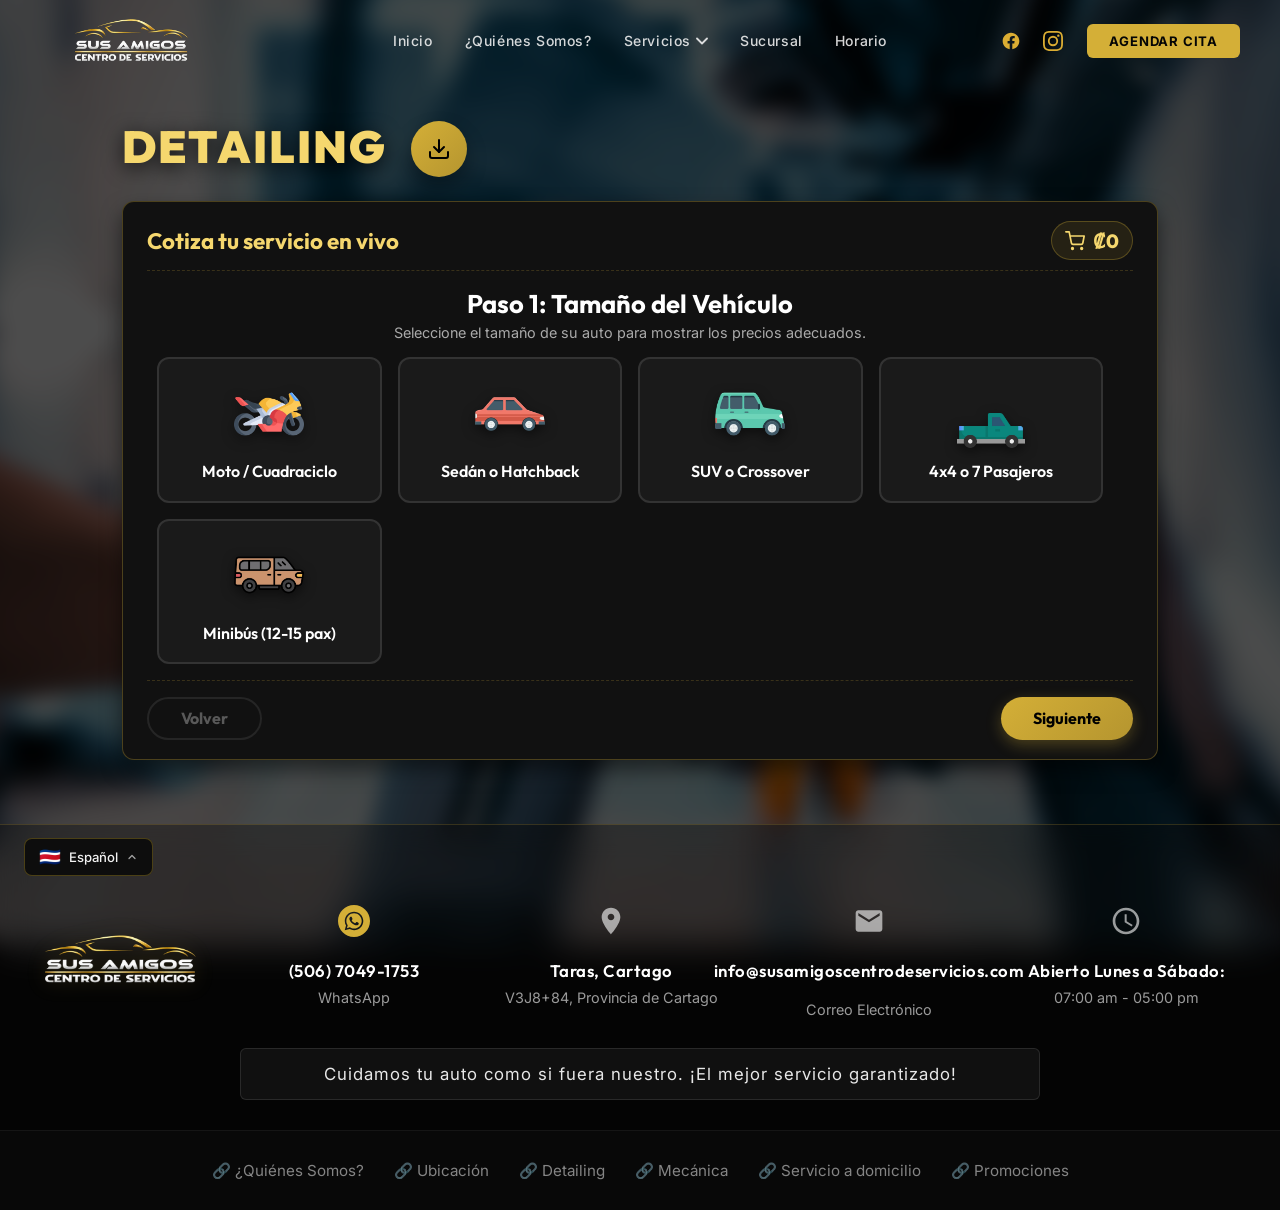
<file: servicios/detailing/index.html>
<!DOCTYPE html>
<html lang="es">

<head>
    <meta charset="UTF-8">
    <meta name="viewport" content="width=device-width, initial-scale=1.0">
    <title>Sus Amigos – Detailing</title>
    <link rel="icon" type="image/png" href="/images/Logos/favicon.png?v=2">
    <link rel="shortcut icon" href="/favicon.ico?v=2">
    <link rel="apple-touch-icon" href="/images/Logos/apple-touch-icon.png?v=2">
    <!-- Preconnect a CDN de fuentes -->
    <link rel="preconnect" href="https://fonts.googleapis.com">
    <link rel="preconnect" href="https://fonts.gstatic.com" crossorigin>
    
    <link rel="preload" as="style" href="https://fonts.googleapis.com/css2?family=Outfit:wght@300;400;600;700;800&family=Inter:wght@300;400;500;600&display=swap">
    <link rel="stylesheet" href="https://fonts.googleapis.com/css2?family=Outfit:wght@300;400;600;700;800&family=Inter:wght@300;400;500;600&display=swap" media="print" onload="this.media='all'">
    <noscript>
        <link rel="stylesheet" href="https://fonts.googleapis.com/css2?family=Outfit:wght@300;400;600;700;800&family=Inter:wght@300;400;500;600&display=swap">
    </noscript>

    <link rel="stylesheet" href="/main/styles.min.css?v=19">
    <link rel="stylesheet" href="/servicios/detailing/style.min.css?v=4">
</head>

<body>
    <!-- ===== NAVBAR ===== -->
    <nav class="navbar" id="navbar" role="navigation" aria-label="Navegación principal">
        <div class="navbar-inner">

            <!-- IZQUIERDA: Logo -->
            <div class="navbar-left">
                <a href="#" data-target="inicio" class="navbar-logo-link" aria-label="Sus Amigos – Inicio">
                    <img src="/images/Logos/SusAmigosLogotipo.webp" alt="Sus Amigos Logo" class="navbar-logo" width="160" height="90" fetchpriority="high">
                </a>
            </div>

            <!-- CENTRO: Menú de navegación -->
            <ul class="navbar-menu" id="navbar-menu" role="menubar">
                <li role="none"><a href="#" data-target="inicio" class="nav-link" role="menuitem" data-es="Inicio" data-en="Home">Inicio</a></li>
                <li role="none"><a href="#" data-target="about" class="nav-link" role="menuitem" data-es="¿Quiénes Somos?" data-en="About Us">¿Quiénes Somos?</a></li>

                <!-- Dropdown Servicios -->
                <li class="nav-item--dropdown" role="none">
                    <button class="nav-link nav-link--dropdown" aria-haspopup="true" aria-expanded="false"
                        id="servicios-btn" role="menuitem">
                        <span data-es="Servicios" data-en="Services">Servicios</span>
                        <svg class="dropdown-arrow" width="12" height="8" viewBox="0 0 12 8" fill="none"
                            aria-hidden="true">
                            <path d="M1 1.5L6 6.5L11 1.5" stroke="currentColor" stroke-width="1.8"
                                stroke-linecap="round" stroke-linejoin="round" />
                        </svg>
                    </button>
                    <ul class="dropdown-menu" id="dropdown-menu" role="menu" aria-labelledby="servicios-btn">
                        <li role="none"><a href="#" data-page="detailing" class="dropdown-item"
                                role="menuitem" data-es="Detailing" data-en="Detailing">Detailing</a></li>
                        <li role="none"><a href="#" data-page="mecanica" class="dropdown-item"
                                role="menuitem" data-es="Mecánica" data-en="Mechanics">Mecánica</a></li>
                        <li role="none"><a href="#" data-page="domicilio" class="dropdown-item" role="menuitem" data-es="Servicio a domicilio" data-en="Home Service">Servicio a domicilio</a></li>
                        <li role="none"><a href="#" data-page="promociones" class="dropdown-item" role="menuitem" data-es="Promociones" data-en="Promotions">Promociones</a></li>
                    </ul>
                </li>

                <li role="none"><a href="#" data-target="sucursal" class="nav-link" role="menuitem" data-es="Sucursal" data-en="Location">Sucursal</a></li>
                <li role="none"><a href="#" data-target="horario" class="nav-link" role="menuitem" data-es="Horario" data-en="Hours">Horario</a></li>

            </ul>

            <!-- DERECHA: Redes + CTA -->
            <div class="navbar-right">
                <a href="https://www.facebook.com/SusAmigos.DetailersCenter" target="_blank" rel="noopener noreferrer"
                    class="nav-social-btn" id="nav-facebook" aria-label="Facebook">
                    <img src="/images/Iconos/facebook.svg" alt="Facebook" class="nav-social-icon" width="24" height="24">
                </a>
                <a href="https://www.instagram.com/susamigos.centrodeservicios/" target="_blank"
                    rel="noopener noreferrer" class="nav-social-btn" id="nav-instagram" aria-label="Instagram">
                    <img src="/images/Iconos/instagram.svg" alt="Instagram" class="nav-social-icon" width="24" height="24">
                </a>
                <a href="#" data-target="contacto" class="nav-cta" id="nav-cta" data-es="Agendar Cita" data-en="Book Appointment">Agendar Cita</a>

                <!-- Hamburguesa (móvil) -->
                <button class="hamburger" id="hamburger" aria-label="Abrir menú" aria-expanded="false"
                    aria-controls="mobile-menu">
                    <span class="hamburger-line"></span>
                    <span class="hamburger-line"></span>
                    <span class="hamburger-line"></span>
                </button>
            </div>

        </div>
    </nav>

    <!-- ===== MENÚ MÓVIL ===== -->
    <div class="mobile-overlay" id="mobile-overlay" aria-hidden="true"></div>
    <aside class="mobile-menu" id="mobile-menu" aria-label="Menú móvil" aria-hidden="true">
        <button class="mobile-menu__close" id="mobile-close" aria-label="Cerrar menú">
            <svg width="24" height="24" viewBox="0 0 24 24" fill="none" stroke="currentColor" stroke-width="2"
                stroke-linecap="round" stroke-linejoin="round">
                <line x1="18" y1="6" x2="6" y2="18" />
                <line x1="6" y1="6" x2="18" y2="18" />
            </svg>
        </button>
        <nav class="mobile-menu__nav">
            <a href="#" data-target="inicio" class="mobile-link" data-es="Inicio" data-en="Home">Inicio</a>
            <a href="#" data-target="about" class="mobile-link" data-es="¿Quiénes Somos?" data-en="About Us">¿Quiénes Somos?</a>
            <div class="mobile-link mobile-link--parent" data-es="Servicios" data-en="Services">Servicios</div>
            <div class="mobile-submenu">
                <a href="#" data-page="detailing" class="mobile-sublink" data-es="Detailing" data-en="Detailing">Detailing</a>
                <a href="#" data-page="mecanica" class="mobile-sublink" data-es="Mecánica" data-en="Mechanics">Mecánica</a>
                <a href="#" data-page="domicilio" class="mobile-sublink" data-es="Servicio a domicilio" data-en="Home Service">Servicio a domicilio</a>
                <a href="#" data-page="promociones" class="mobile-sublink" data-es="Promociones" data-en="Promotions">Promociones</a>
            </div>
            <a href="#" data-target="sucursal" class="mobile-link" data-es="Sucursal" data-en="Location">Sucursal</a>
            <a href="#" data-target="horario" class="mobile-link" data-es="Horario" data-en="Hours">Horario</a>

            <a href="#" data-target="contacto" class="mobile-cta" data-es="Agendar Cita" data-en="Book Appointment">Agendar Cita</a>
        </nav>
    </aside>

    <section class="detailing-header">
        <h1 class="service-title-gold">Detailing</h1>
        
        <a href="../../Documentos/CATALOGO%20DE%20PRODUCTOS%20SUS%20AMIGOS.pdf" download="CATALOGO DE PRODUCTOS SUS AMIGOS.pdf" target="_blank" class="btn-download-icon" aria-label="Descargar Catálogo de Servicios PDF">
            <svg width="24" height="24" viewBox="0 0 24 24" fill="none" stroke="currentColor" stroke-width="2" stroke-linecap="round" stroke-linejoin="round">
                <path d="M21 15v4a2 2 0 0 1-2 2H5a2 2 0 0 1-2-2v-4"></path>
                <polyline points="7 10 12 15 17 10"></polyline>
                <line x1="12" y1="15" x2="12" y2="3"></line>
            </svg>
            <span class="btn-download-text" data-es="Descargar Catálogo de Servicios (PDF)" data-en="Download Service Catalog (PDF)">Descargar Catálogo de Servicios (PDF)</span>
        </a>
    </section>

    <!-- Contenedor Principal -->
    <section class="detailing-content">
        <div class="live-quote-container">
            <div class="quote-header">
                <h2 class="quote-title" data-es="Cotiza tu servicio en vivo" data-en="Quote your service live">Cotiza tu servicio en vivo</h2>
                <div class="quote-cart">
                    <svg class="cart-icon" width="24" height="24" viewBox="0 0 24 24" fill="none" stroke="currentColor" stroke-width="2" stroke-linecap="round" stroke-linejoin="round">
                        <circle cx="9" cy="21" r="1"></circle>
                        <circle cx="20" cy="21" r="1"></circle>
                        <path d="M1 1h4l2.68 13.39a2 2 0 0 0 2 1.61h9.72a2 2 0 0 0 2-1.61L23 6H6"></path>
                    </svg>
                    <span class="cart-total" id="cart-total">₡0</span>
                </div>
            </div>
            
            <div class="wizard-viewport">
                <div class="wizard-track" id="wizard-track">
                    
                    <!-- PASO 1 -->
                    <div class="step-container" id="step-1">
                        <h3 class="step-title" data-es="Paso 1: Tamaño del Vehículo" data-en="Step 1: Vehicle Size">Paso 1: Tamaño del Vehículo</h3>
                        <p class="step-description" data-es="Seleccione el tamaño de su auto para mostrar los precios adecuados." data-en="Select your vehicle size to show the appropriate pricing.">Seleccione el tamaño de su auto para mostrar los precios adecuados.</p>
                        <div class="vehicle-grid">
                            <!-- Moto -->
                            <label class="vehicle-card">
                                <input type="radio" name="vehicle" value="moto" class="vehicle-input">
                                <div class="vehicle-content">
                                    <img src="/images/Detailing/moto.webp" alt="Moto" class="vehicle-img" width="120" height="80">
                                    <span class="vehicle-name" data-es="Moto / Cuadraciclo" data-en="Motorcycle / Quad">Moto / Cuadraciclo</span>
                                </div>
                            </label>

                            <!-- Sedan -->
                            <label class="vehicle-card">
                                <input type="radio" name="vehicle" value="sedan" class="vehicle-input">
                                <div class="vehicle-content">
                                    <img src="/images/Detailing/sedan.webp" alt="Sedán" class="vehicle-img" width="120" height="80">
                                    <span class="vehicle-name" data-es="Sedán o Hatchback" data-en="Sedan or Hatchback">Sedán o Hatchback</span>
                                </div>
                            </label>

                            <!-- SUV -->
                            <label class="vehicle-card">
                                <input type="radio" name="vehicle" value="suv" class="vehicle-input">
                                <div class="vehicle-content">
                                    <img src="/images/Detailing/suv.webp" alt="SUV" class="vehicle-img" width="120" height="80">
                                    <span class="vehicle-name" data-es="SUV o Crossover" data-en="SUV or Crossover">SUV o Crossover</span>
                                </div>
                            </label>

                            <!-- 4x4 -->
                            <label class="vehicle-card">
                                <input type="radio" name="vehicle" value="4x4" class="vehicle-input">
                                <div class="vehicle-content">
                                    <img src="/images/Detailing/vehiculo.webp" alt="4x4" class="vehicle-img" width="120" height="80">
                                    <span class="vehicle-name" data-es="4x4 o 7 Pasajeros" data-en="4x4 or 7 Passengers">4x4 o 7 Pasajeros</span>
                                </div>
                            </label>

                            <!-- Minibús -->
                            <label class="vehicle-card">
                                <input type="radio" name="vehicle" value="minibus" class="vehicle-input">
                                <div class="vehicle-content">
                                    <img src="/images/Detailing/transporte.webp" alt="Minibús" class="vehicle-img" width="120" height="80">
                                    <span class="vehicle-name" data-es="Minibús (12-15 pax)" data-en="Minibus (12-15 pax)">Minibús (12-15 pax)</span>
                                </div>
                            </label>
                        </div>
                    </div>

                    <!-- PASO 2: PAQUETES -->
                    <div class="step-container" id="step-2">
                        <h3 class="step-title" data-es="Paso 2: Tipo de Lavado / Detallado" data-en="Step 2: Wash / Detailing Package">Paso 2: Tipo de Lavado / Detallado</h3>
                        <p class="step-description" data-es="Seleccione el paquete que mejor se adapte a sus necesidades." data-en="Select the package that best fits your vehicle needs.">Seleccione el paquete que mejor se adapte a sus necesidades.</p>
                        
                        <div class="package-grid">
                            <!-- Premium -->
                            <label class="package-card">
                                <input type="radio" name="package" value="premium" class="package-input">
                                <div class="package-content">
                                    <div class="info-toggle" onclick="toggleInfo(event)">
                                        <svg width="16" height="16" viewBox="0 0 24 24" fill="none" stroke="currentColor" stroke-width="2"><polyline points="6 9 12 15 18 9"></polyline></svg>
                                    </div>
                                    <span class="package-name">Premium</span>
                                    <div class="package-price dynamic-price" data-pkg="premium">₡1.000</div>
                                    <div class="info-overlay">
                                        <p data-es="Aspirado profundo y cera cerámica con protección UV." data-en="Deep vacuuming and ceramic wax with UV shield protection.">Aspirado profundo y cera cerámica con protección UV.</p>
                                    </div>
                                </div>
                            </label>
                            
                            <!-- Gold -->
                            <label class="package-card">
                                <input type="radio" name="package" value="gold" class="package-input">
                                <div class="package-content">
                                    <div class="info-toggle" onclick="toggleInfo(event)">
                                        <svg width="16" height="16" viewBox="0 0 24 24" fill="none" stroke="currentColor" stroke-width="2"><polyline points="6 9 12 15 18 9"></polyline></svg>
                                    </div>
                                    <span class="package-name">Gold</span>
                                    <div class="package-price dynamic-price" data-pkg="gold">₡1.000</div>
                                    <div class="info-overlay">
                                        <p data-es="Detallado integral, descontaminación y abrillantado a máquina." data-en="Comprehensive detailing, decontamination and machine gloss polish.">Detallado integral, descontaminación y abrillantado a máquina.</p>
                                    </div>
                                </div>
                            </label>

                            <!-- Abrillantado -->
                            <label class="package-card">
                                <input type="radio" name="package" value="abrillantado" class="package-input">
                                <div class="package-content">
                                    <div class="info-toggle" onclick="toggleInfo(event)">
                                        <svg width="16" height="16" viewBox="0 0 24 24" fill="none" stroke="currentColor" stroke-width="2"><polyline points="6 9 12 15 18 9"></polyline></svg>
                                    </div>
                                    <span class="package-name" data-es="Abrillantado Premium" data-en="Premium Polishing">Abrillantado Premium</span>
                                    <div class="package-price dynamic-price" data-pkg="abrillantado">₡45.000</div>
                                    <div class="info-overlay">
                                        <p data-es="Brillo intenso con desinfección por ozono." data-en="Intense high-gloss finish with ozone cabin disinfection.">Brillo intenso con desinfección por ozono.</p>
                                    </div>
                                </div>
                            </label>

                            <!-- Hidrosellado -->
                            <label class="package-card">
                                <input type="radio" name="package" value="hidrosellado" class="package-input">
                                <div class="package-content">
                                    <div class="info-toggle" onclick="toggleInfo(event)">
                                        <svg width="16" height="16" viewBox="0 0 24 24" fill="none" stroke="currentColor" stroke-width="2"><polyline points="6 9 12 15 18 9"></polyline></svg>
                                    </div>
                                    <span class="package-name" data-es="Hidrosellado" data-en="Hydro-Sealing">Hidrosellado</span>
                                    <div class="package-price dynamic-price" data-pkg="hidrosellado">₡60.000</div>
                                    <div class="info-overlay">
                                        <p data-es="Sellado con protección garantizada por 6 meses." data-en="Hydrophobic seal with guaranteed 6-month protection.">Sellado con protección garantizada por 6 meses.</p>
                                    </div>
                                </div>
                            </label>
                            
                            <!-- Tratamiento Cerámico -->
                            <label class="package-card">
                                <input type="radio" name="package" value="ceramico" class="package-input">
                                <div class="package-content">
                                    <div class="info-toggle" onclick="toggleInfo(event)">
                                        <svg width="16" height="16" viewBox="0 0 24 24" fill="none" stroke="currentColor" stroke-width="2"><polyline points="6 9 12 15 18 9"></polyline></svg>
                                    </div>
                                    <span class="package-name" data-es="Tratamiento Cerámico" data-en="Ceramic Coating">Tratamiento Cerámico</span>
                                    <div class="package-price dynamic-price" data-pkg="ceramico">₡1.000</div>
                                    <div class="info-overlay">
                                        <p data-es="Corrección de pintura con protección de años." data-en="Multi-stage paint correction with multi-year nano protection.">Corrección de pintura con protección de años.</p>
                                    </div>
                                </div>
                            </label>

                            <!-- Saltar Detailing -->
                            <label class="package-card" style="grid-column: 1 / -1; max-width: 400px; margin: 0 auto;">
                                <input type="radio" name="package" value="skip" class="package-input">
                                <div class="package-content" style="padding: 1rem; flex-direction: row; justify-content: center; gap: 1rem;">
                                    <div style="text-align: left;">
                                        <span class="package-name" data-es="Saltar Detailing" data-en="Skip Detailing" style="margin: 0; display: block; font-size: 1.1rem;">Saltar Detailing</span>
                                        <span class="package-desc" data-es="No estoy interesado, ir a servicios especiales." data-en="Not interested, proceed to special services." style="font-size: 0.85rem;">No estoy interesado, ir a servicios especiales.</span>
                                    </div>
                                </div>
                            </label>
                        </div>
                    </div>

                    <!-- PASO 3: DETALLADO INTERIOR -->
                    <div class="step-container" id="step-3">
                        <h3 class="step-title" data-es="Paso 3: Detallado de Interior" data-en="Step 3: Interior Detailing">Paso 3: Detallado de Interior</h3>
                        <p class="interior-note" id="note-clasico" data-es="* Mate y Brillante no están disponibles con el paquete Clásico." data-en="* Matte and Gloss are not available with Classic package." style="display:none; color: #ff6b6b; font-size: 0.85rem; text-align: center; margin-bottom: 0.5rem;">* Mate y Brillante no están disponibles con el paquete Clásico.</p>
                        
                        <div class="interior-sections">
                            <div class="interior-group-compact">
                                <h4 class="interior-subtitle" data-es="1. Detallador Interior" data-en="1. Interior Dressing">1. Detallador Interior</h4>
                                <div class="package-grid mini-grid">
                                    <label class="package-card mini-card">
                                        <input type="radio" name="interior_detail" value="nice" class="package-input">
                                        <div class="package-content">
                                            <div class="package-icon">🧴</div>
                                            <span class="package-name">Nice</span>
                                        </div>
                                    </label>
                                    <label class="package-card mini-card">
                                        <input type="radio" name="interior_detail" value="trapo" class="package-input" checked>
                                        <div class="package-content">
                                            <div class="package-icon">🧽</div>
                                            <span class="package-name" data-es="Trapo" data-en="Cloth / Rag">Trapo</span>
                                        </div>
                                    </label>
                                    <label class="package-card mini-card">
                                        <input type="radio" name="interior_detail" value="mate" class="package-input cond-clasico">
                                        <div class="package-content">
                                            <div class="package-icon">
                                                <svg width="32" height="32" viewBox="0 0 24 24" fill="#111" xmlns="http://www.w3.org/2000/svg">
                                                    <path d="M18.92 6.01C18.72 5.42 18.16 5 17.5 5h-11c-.66 0-1.21.42-1.42 1.01L3 12v8c0 .55.45 1 1 1h1c.55 0 1-.45 1-1v-1h12v1c0 .55.45 1 1 1h1c.55 0 1-.45 1-1v-8l-2.08-5.99zM6.5 16c-.83 0-1.5-.67-1.5-1.5S5.67 13 6.5 13s1.5.67 1.5 1.5S7.33 16 6.5 16zm11 0c-.83 0-1.5-.67-1.5-1.5s.67-1.5 1.5-1.5 1.5.67 1.5 1.5-.67 1.5-1.5 1.5zM5 11l1.5-4.5h11L19 11H5z"/>
                                                </svg>
                                            </div>
                                            <span class="package-name" data-es="Mate" data-en="Matte">Mate</span>
                                        </div>
                                    </label>
                                    <label class="package-card mini-card">
                                        <input type="radio" name="interior_detail" value="brillante" class="package-input cond-clasico">
                                        <div class="package-content">
                                            <div class="package-icon">✨</div>
                                            <span class="package-name" data-es="Brillante" data-en="Glossy">Brillante</span>
                                        </div>
                                    </label>
                                </div>
                            </div>

                            <div class="interior-group-compact">
                                <h4 class="interior-subtitle" data-es="2. Aromatizante" data-en="2. Air Freshener">2. Aromatizante</h4>
                                <div class="package-grid mini-grid">
                                    <label class="package-card mini-card">
                                        <input type="radio" name="interior_aroma" value="manzana" class="package-input">
                                        <div class="package-content">
                                            <div class="package-icon">🍏</div>
                                            <span class="package-name" data-es="Manzana verde" data-en="Green Apple">Manzana verde</span>
                                        </div>
                                    </label>
                                    <label class="package-card mini-card">
                                        <input type="radio" name="interior_aroma" value="frutos" class="package-input">
                                        <div class="package-content">
                                            <div class="package-icon">🍒</div>
                                            <span class="package-name" data-es="Frutos rojos" data-en="Red Berries">Frutos rojos</span>
                                        </div>
                                    </label>
                                    <label class="package-card mini-card">
                                        <input type="radio" name="interior_aroma" value="carro_nuevo" class="package-input">
                                        <div class="package-content">
                                            <div class="package-icon">🚗</div>
                                            <span class="package-name" data-es="Carro nuevo" data-en="New Car">Carro nuevo</span>
                                        </div>
                                    </label>
                                    <label class="package-card mini-card">
                                        <input type="radio" name="interior_aroma" value="ninguno" class="package-input" checked>
                                        <div class="package-content">
                                            <div class="package-icon">✖️</div>
                                            <span class="package-name" data-es="Nada" data-en="None">Nada</span>
                                        </div>
                                    </label>
                                </div>
                            </div>

                            <div class="interior-group-compact">
                                <h4 class="interior-subtitle" data-es="3. Alfombras" data-en="3. Floor Mats">3. Alfombras</h4>
                                <div class="package-grid mini-grid">
                                    <label class="package-card mini-card">
                                        <input type="radio" name="interior_nice" value="si" class="package-input">
                                        <div class="package-content">
                                            <div class="package-icon">✅</div>
                                            <span class="package-name" data-es="Con Nice" data-en="With Nice">Con Nice</span>
                                        </div>
                                    </label>
                                    <label class="package-card mini-card">
                                        <input type="radio" name="interior_nice" value="no" class="package-input" checked>
                                        <div class="package-content">
                                            <div class="package-icon">❌</div>
                                            <span class="package-name" data-es="Sin Nice" data-en="Without Nice">Sin Nice</span>
                                        </div>
                                    </label>
                                </div>
                            </div>
                        </div>
                    </div>

                    <!-- PASO 4: SERVICIOS ESPECIALES -->
                    <div class="step-container" id="step-4">
                        <h3 class="step-title" data-es="Paso 4: Detallados Especiales" data-en="Step 4: Special Detailing Services">Paso 4: Detallados Especiales</h3>
                        <p class="step-description" data-es="Seleccione uno o varios servicios especiales (Opcional)." data-en="Select one or more special services (Optional).">Seleccione uno o varios servicios especiales (Opcional).</p>
                        
                        <div class="package-grid">
                            <label class="package-card">
                                <input type="checkbox" name="special" value="ninguno" id="special-none" class="package-input" checked>
                                <div class="package-content">
                                    <div class="info-toggle" onclick="toggleInfo(event)">
                                        <svg width="16" height="16" viewBox="0 0 24 24" fill="none" stroke="currentColor" stroke-width="2"><polyline points="6 9 12 15 18 9"></polyline></svg>
                                    </div>
                                    <div class="package-icon">✖️</div>
                                    <span class="package-name" data-es="Ninguno" data-en="None">Ninguno</span>
                                    <div class="package-price dynamic-price" data-special="ninguno"></div>
                                    <div class="info-overlay">
                                        <p data-es="No agregar ningún servicio especial a la cotización." data-en="Do not add any special services to the quote.">No agregar ningún servicio especial a la cotización.</p>
                                    </div>
                                </div>
                            </label>
                            <label class="package-card">
                                <input type="checkbox" name="special" value="silvines" class="package-input">
                                <div class="package-content">
                                    <div class="info-toggle" onclick="toggleInfo(event)">
                                        <svg width="16" height="16" viewBox="0 0 24 24" fill="none" stroke="currentColor" stroke-width="2"><polyline points="6 9 12 15 18 9"></polyline></svg>
                                    </div>
                                    <div class="package-icon">💡</div>
                                    <span class="package-name" data-es="Pulido de silvines" data-en="Headlight Restoration">Pulido de silvines</span>
                                    <div class="package-price dynamic-price" data-special="silvines"></div>
                                    <div class="info-overlay">
                                        <p data-es="Restaura la claridad de los faros, eliminando lo opaco y amarillento." data-en="Restores headlight clarity, removing haze, yellowing and oxidation.">Restaura la claridad de los faros, eliminando lo opaco y amarillento.</p>
                                    </div>
                                </div>
                            </label>
                            <label class="package-card">
                                <input type="checkbox" name="special" value="vidrios" class="package-input">
                                <div class="package-content">
                                    <div class="info-toggle" onclick="toggleInfo(event)">
                                        <svg width="16" height="16" viewBox="0 0 24 24" fill="none" stroke="currentColor" stroke-width="2"><polyline points="6 9 12 15 18 9"></polyline></svg>
                                    </div>
                                    <div class="package-icon">🪟</div>
                                    <span class="package-name" data-es="Pulido de vidrios" data-en="Glass Polishing">Pulido de vidrios</span>
                                    <div class="package-price dynamic-price" data-special="vidrios"></div>
                                    <div class="info-overlay">
                                        <p data-es="Elimina manchas de agua seca, sarro y contaminación de cristales." data-en="Removes hard water stains, lime scale, and mineral deposits from windows.">Elimina manchas de agua seca, sarro y contaminación de cristales.</p>
                                    </div>
                                </div>
                            </label>
                            <label class="package-card">
                                <input type="checkbox" name="special" value="parabrisas" class="package-input">
                                <div class="package-content">
                                    <div class="info-toggle" onclick="toggleInfo(event)">
                                        <svg width="16" height="16" viewBox="0 0 24 24" fill="none" stroke="currentColor" stroke-width="2"><polyline points="6 9 12 15 18 9"></polyline></svg>
                                    </div>
                                    <div class="package-icon">🚘</div>
                                    <span class="package-name" data-es="Pulido de parabrisas" data-en="Windshield Polishing">Pulido de parabrisas</span>
                                    <div class="package-price dynamic-price" data-special="parabrisas"></div>
                                    <div class="info-overlay">
                                        <p data-es="Descontaminación profunda para mejorar visibilidad y evitar reflejos." data-en="Deep decontamination to improve nighttime visibility and reduce glare.">Descontaminación profunda para mejorar visibilidad y evitar reflejos.</p>
                                    </div>
                                </div>
                            </label>
                            <label class="package-card">
                                <input type="checkbox" name="special" value="carroceria" class="package-input">
                                <div class="package-content">
                                    <div class="info-toggle" onclick="toggleInfo(event)">
                                        <svg width="16" height="16" viewBox="0 0 24 24" fill="none" stroke="currentColor" stroke-width="2"><polyline points="6 9 12 15 18 9"></polyline></svg>
                                    </div>
                                    <div class="package-icon">✨</div>
                                    <span class="package-name" data-es="Pulido de carrocería" data-en="Paint Correction & Polish">Pulido de carrocería</span>
                                    <div class="package-price dynamic-price" data-special="carroceria"></div>
                                    <div class="info-overlay">
                                        <p data-es="Corrección que elimina rayones y devuelve el brillo original al auto." data-en="Paint correction that eliminates swirl marks and restores deep reflection.">Corrección que elimina rayones y devuelve el brillo original al auto.</p>
                                    </div>
                                </div>
                            </label>
                            <label class="package-card">
                                <input type="checkbox" name="special" value="motor" class="package-input">
                                <div class="package-content">
                                    <div class="info-toggle" onclick="toggleInfo(event)">
                                        <svg width="16" height="16" viewBox="0 0 24 24" fill="none" stroke="currentColor" stroke-width="2"><polyline points="6 9 12 15 18 9"></polyline></svg>
                                    </div>
                                    <div class="package-icon">⚙️</div>
                                    <span class="package-name" data-es="Lavado de motor" data-en="Engine Bay Detail">Lavado de motor</span>
                                    <div class="package-price dynamic-price" data-special="motor"></div>
                                    <div class="info-overlay">
                                        <p data-es="Limpieza detallada del compartimiento del motor con acabado protector." data-en="Detailed engine bay degreasing and satin protective dressing.">Limpieza detallada del compartimiento del motor con acabado protector.</p>
                                    </div>
                                </div>
                            </label>
                            <label class="package-card">
                                <input type="checkbox" name="special" value="tapiceria" class="package-input">
                                <div class="package-content">
                                    <div class="info-toggle" onclick="toggleInfo(event)">
                                        <svg width="16" height="16" viewBox="0 0 24 24" fill="none" stroke="currentColor" stroke-width="2"><polyline points="6 9 12 15 18 9"></polyline></svg>
                                    </div>
                                    <div class="package-icon">💺</div>
                                    <span class="package-name" data-es="Tapicería profunda" data-en="Deep Upholstery Extraction">Tapicería profunda</span>
                                    <div class="package-price dynamic-price" data-special="tapiceria"></div>
                                    <div class="info-overlay">
                                        <p data-es="Lavado profundo de asientos, alfombras y puertas con extracción." data-en="Deep shampooing and hot water extraction for seats, carpets and door panels.">Lavado profundo de asientos, alfombras y puertas con extracción.</p>
                                    </div>
                                </div>
                            </label>
                            <label class="package-card">
                                <input type="checkbox" name="special" value="chasis" class="package-input">
                                <div class="package-content">
                                    <div class="info-toggle" onclick="toggleInfo(event)">
                                        <svg width="16" height="16" viewBox="0 0 24 24" fill="none" stroke="currentColor" stroke-width="2"><polyline points="6 9 12 15 18 9"></polyline></svg>
                                    </div>
                                    <div class="package-icon">🔧</div>
                                    <span class="package-name" data-es="Lavado de chasis" data-en="Undercarriage Pressure Wash">Lavado de chasis</span>
                                    <div class="package-price dynamic-price" data-special="chasis"></div>
                                    <div class="info-overlay">
                                        <p data-es="Limpieza a presión inferior para remover barro, grasa y suciedad." data-en="High-pressure underbody wash to remove road salt, mud and grime.">Limpieza a presión inferior para remover barro, grasa y suciedad.</p>
                                    </div>
                                </div>
                            </label>
                            <label class="package-card">
                                <input type="checkbox" name="special" value="lluvia" class="package-input">
                                <div class="package-content">
                                    <div class="info-toggle" onclick="toggleInfo(event)">
                                        <svg width="16" height="16" viewBox="0 0 24 24" fill="none" stroke="currentColor" stroke-width="2"><polyline points="6 9 12 15 18 9"></polyline></svg>
                                    </div>
                                    <div class="package-icon">🛠️</div>
                                    <span class="package-name" data-es="Lluvia de grafito" data-en="Graphite Undercarriage Shield">Lluvia de grafito</span>
                                    <div class="package-price dynamic-price" data-special="lluvia"></div>
                                    <div class="info-overlay">
                                        <p data-es="Lubricación del chasis con grafito para proteger y evitar ruidos." data-en="Graphite chassis lubrication to protect undercarriage and stop squeaks.">Lubricación del chasis con grafito para proteger y evitar ruidos.</p>
                                    </div>
                                </div>
                            </label>
                        </div>
                    </div>

                    <!-- PASO 5: EXTRAS FINALES -->
                    <div class="step-container" id="step-5">
                        <h3 class="step-title" data-es="Paso 5: Extras Finales" data-en="Step 5: Final Add-ons">Paso 5: Extras Finales</h3>
                        <p class="step-description" data-es="Puede seleccionar varios extras o 'Ninguno'." data-en="You can select multiple add-ons or 'None'.">Puede seleccionar varios extras o "Ninguno".</p>
                        
                        <div class="package-grid">
                            <label class="package-card">
                                <input type="checkbox" name="extra" value="ninguno" id="extra-none" class="package-input" checked>
                                <div class="package-content">
                                    <div class="info-toggle" onclick="toggleInfo(event)">
                                        <svg width="16" height="16" viewBox="0 0 24 24" fill="none" stroke="currentColor" stroke-width="2"><polyline points="6 9 12 15 18 9"></polyline></svg>
                                    </div>
                                    <div class="package-icon">✖️</div>
                                    <span class="package-name" data-es="Ninguno" data-en="None">Ninguno</span>
                                    <div class="package-price dynamic-price" data-extra="ninguno"></div>
                                    <div class="info-overlay">
                                        <p data-es="No agregar ningún extra final a la cotización." data-en="Do not add any final add-ons to the quote.">No agregar ningún extra final a la cotización.</p>
                                    </div>
                                </div>
                            </label>
                            <label class="package-card">
                                <input type="checkbox" name="extra" value="cera" class="package-input">
                                <div class="package-content">
                                    <div class="info-toggle" onclick="toggleInfo(event)">
                                        <svg width="16" height="16" viewBox="0 0 24 24" fill="none" stroke="currentColor" stroke-width="2"><polyline points="6 9 12 15 18 9"></polyline></svg>
                                    </div>
                                    <div class="package-icon">🧴</div>
                                    <span class="package-name" data-es="Cera premium" data-en="Premium Wax">Cera premium</span>
                                    <div class="package-price dynamic-price" data-extra="cera"></div>
                                    <div class="info-overlay">
                                        <p data-es="Cera premium para un brillo superior y protección temporal extra." data-en="Premium paste wax for superior gloss and temporary hydrophobic shield.">Cera premium para un brillo superior y protección temporal extra.</p>
                                    </div>
                                </div>
                            </label>
                            <label class="package-card">
                                <input type="checkbox" name="extra" value="protector_int" class="package-input">
                                <div class="package-content">
                                    <div class="info-toggle" onclick="toggleInfo(event)">
                                        <svg width="16" height="16" viewBox="0 0 24 24" fill="none" stroke="currentColor" stroke-width="2"><polyline points="6 9 12 15 18 9"></polyline></svg>
                                    </div>
                                    <div class="package-icon">🛡️</div>
                                    <span class="package-name" data-es="Protector de interiores" data-en="Interior UV Dressing">Protector de interiores</span>
                                    <div class="package-price dynamic-price" data-extra="protector_int"></div>
                                    <div class="info-overlay">
                                        <p data-es="Acondicionador y protector UV para plásticos y vinilos del interior." data-en="Conditioner and UV protectant for dashboard, plastics, and vinyl.">Acondicionador y protector UV para plásticos y vinilos del interior.</p>
                                    </div>
                                </div>
                            </label>
                            <label class="package-card">
                                <input type="checkbox" name="extra" value="protector_asientos" class="package-input">
                                <div class="package-content">
                                    <div class="info-toggle" onclick="toggleInfo(event)">
                                        <svg width="16" height="16" viewBox="0 0 24 24" fill="none" stroke="currentColor" stroke-width="2"><polyline points="6 9 12 15 18 9"></polyline></svg>
                                    </div>
                                    <div class="package-icon">💺</div>
                                    <span class="package-name" data-es="Protector de asientos" data-en="Leather & Seat Protectant">Protector de asientos</span>
                                    <div class="package-price dynamic-price" data-extra="protector_asientos"></div>
                                    <div class="info-overlay">
                                        <p data-es="Crema humectante y protectora para alargar la vida de los asientos." data-en="Nourishing conditioner to prevent leather cracking and extend seat life.">Crema humectante y protectora para alargar la vida de los asientos.</p>
                                    </div>
                                </div>
                            </label>
                            <label class="package-card">
                                <input type="checkbox" name="extra" value="anti_empanante" class="package-input">
                                <div class="package-content">
                                    <div class="info-toggle" onclick="toggleInfo(event)">
                                        <svg width="16" height="16" viewBox="0 0 24 24" fill="none" stroke="currentColor" stroke-width="2"><polyline points="6 9 12 15 18 9"></polyline></svg>
                                    </div>
                                    <div class="package-icon">🌫️</div>
                                    <span class="package-name" data-es="Anti empañante" data-en="Anti-Fog Glass Treatment">Anti empañante</span>
                                    <div class="package-price dynamic-price" data-extra="anti_empanante"></div>
                                    <div class="info-overlay">
                                        <p data-es="Tratamiento en los vidrios interiores para evitar que se empañen." data-en="Interior glass formula to prevent fogging in humid conditions.">Tratamiento en los vidrios interiores para evitar que se empañen.</p>
                                    </div>
                                </div>
                            </label>
                            <label class="package-card">
                                <input type="checkbox" name="extra" value="repelente" class="package-input">
                                <div class="package-content">
                                    <div class="info-toggle" onclick="toggleInfo(event)">
                                        <svg width="16" height="16" viewBox="0 0 24 24" fill="none" stroke="currentColor" stroke-width="2"><polyline points="6 9 12 15 18 9"></polyline></svg>
                                    </div>
                                    <div class="package-icon">💧</div>
                                    <span class="package-name" data-es="Repelente de agua" data-en="Rain & Water Repellent">Repelente de agua</span>
                                    <div class="package-price dynamic-price" data-extra="repelente"></div>
                                    <div class="info-overlay">
                                        <p data-es="Capa hidrofóbica ligera que ayuda a repeler el agua y polvo." data-en="Hydrophobic coating for rapid water beading and clear vision.">Capa hidrofóbica ligera que ayuda a repeler el agua y polvo.</p>
                                    </div>
                                </div>
                            </label>
                            <label class="package-card">
                                <input type="checkbox" name="extra" value="sellador" class="package-input">
                                <div class="package-content">
                                    <div class="info-toggle" onclick="toggleInfo(event)">
                                        <svg width="16" height="16" viewBox="0 0 24 24" fill="none" stroke="currentColor" stroke-width="2"><polyline points="6 9 12 15 18 9"></polyline></svg>
                                    </div>
                                    <div class="package-icon">💎</div>
                                    <span class="package-name" data-es="Sellador" data-en="Synthetic Paint Sealant">Sellador</span>
                                    <div class="package-price dynamic-price" data-extra="sellador"></div>
                                    <div class="info-overlay">
                                        <p data-es="Sellador sintético de larga duración para máxima protección." data-en="Long-lasting synthetic polymer sealant for durable paint defense.">Sellador sintético de larga duración para máxima protección.</p>
                                    </div>
                                </div>
                            </label>
                            <label class="package-card">
                                <input type="checkbox" name="extra" value="partes_negras" class="package-input">
                                <div class="package-content">
                                    <div class="info-toggle" onclick="toggleInfo(event)">
                                        <svg width="16" height="16" viewBox="0 0 24 24" fill="none" stroke="currentColor" stroke-width="2"><polyline points="6 9 12 15 18 9"></polyline></svg>
                                    </div>
                                    <div class="package-icon">⬛</div>
                                    <span class="package-name" data-es="Partes negras" data-en="Black Trim Restoration">Partes negras</span>
                                    <div class="package-price dynamic-price" data-extra="partes_negras"></div>
                                    <div class="info-overlay">
                                        <p data-es="Restaurador profundo para plásticos y molduras negras del exterior." data-en="Deep dye & conditioner for faded exterior plastic trims and bumpers.">Restaurador profundo para plásticos y molduras negras del exterior.</p>
                                    </div>
                                </div>
                            </label>
                        </div>
                    </div>

                    <!-- PASO 6: CIERRE / RESUMEN -->
                    <div class="step-container" id="step-6">
                        <h3 class="step-title" data-es="Resumen de tu Cotización" data-en="Your Quote Summary">Resumen de tu Cotización</h3>
                        
                        <div class="summary-ticket" id="summary-ticket">
                            <!-- JS inyectará el contenido aquí -->
                        </div>

                        <div class="checkout-actions">
                            <a href="#" target="_blank" class="btn-checkout btn-whatsapp" id="btn-whatsapp">
                                <svg width="20" height="20" viewBox="0 0 24 24" fill="currentColor">
                                    <path d="M12.031 0C5.383 0 0 5.383 0 12.031c0 2.12.548 4.195 1.593 6.015L.305 23.364l5.44-1.428A11.966 11.966 0 0 0 12.031 24c6.648 0 12.031-5.383 12.031-12.031C24.062 5.383 18.679 0 12.031 0zm0 21.996c-1.802 0-3.57-.484-5.127-1.408l-.367-.218-3.805 1 .998-3.71-.24-.38a9.982 9.982 0 0 1-1.527-5.32C1.934 6.486 6.42 2 12.031 2c5.61 0 10.096 4.486 10.096 10.096 0 5.61-4.486 10.096-10.096 10.096zm5.532-7.556c-.303-.153-1.796-.888-2.073-.99-.278-.102-.48-.153-.683.152-.202.305-.783.99-.96 1.194-.176.204-.353.23-.656.076-.303-.152-1.282-.472-2.443-1.506-.902-.803-1.51-1.795-1.686-2.1-.177-.305-.019-.47.133-.62.137-.137.303-.356.455-.534.152-.178.203-.305.303-.508.102-.203.05-.38-.025-.533-.076-.152-.683-1.646-.935-2.253-.247-.594-.497-.514-.683-.524-.176-.01-.378-.01-.58-.01s-.532.076-.81.38c-.278.305-1.062 1.037-1.062 2.527s1.087 2.932 1.238 3.136c.152.204 2.14 3.267 5.183 4.58.723.313 1.287.5 1.727.64.726.23 1.386.198 1.905.12.583-.087 1.796-.733 2.05-1.442.253-.709.253-1.316.177-1.442-.077-.126-.279-.202-.582-.355z"/>
                                </svg>
                                <span data-es="Enviar cotización por WhatsApp al (506) 7049-1753" data-en="Send quote via WhatsApp to (506) 7049-1753">Enviar cotización por WhatsApp al (506) 7049-1753</span>
                            </a>
                            <a href="../domicilio/index.html" class="btn-checkout btn-schedule">
                                <svg width="20" height="20" viewBox="0 0 24 24" fill="none" stroke="currentColor" stroke-width="2" stroke-linecap="round" stroke-linejoin="round">
                                    <rect x="3" y="4" width="18" height="18" rx="2" ry="2"></rect>
                                    <line x1="16" y1="2" x2="16" y2="6"></line>
                                    <line x1="8" y1="2" x2="8" y2="6"></line>
                                    <line x1="3" y1="10" x2="21" y2="10"></line>
                                </svg>
                                <span data-es="Agendar a domicilio" data-en="Book Home Service">Agendar a domicilio</span>
                            </a>
                        </div>
                    </div>

                </div>
            </div>

            <!-- NAVEGACIÓN -->
            <div class="wizard-nav">
                <button class="btn-wizard btn-prev" id="btn-prev" disabled data-es="Volver" data-en="Back">Volver</button>
                <button class="btn-wizard btn-next" id="btn-next" data-es="Siguiente" data-en="Next">Siguiente</button>
            </div>
            
        </div>
    </section>

    <!-- ===== FOOTER ===== -->
    <footer class="site-footer">
        <div class="footer-main-row">
            <div class="footer-brand">
                <a href="#" data-target="inicio" aria-label="Ir al inicio">
                <img src="/images/Logos/SusAmigosLogotipo.webp" alt="Sus Amigos Logo" class="footer-logo" width="160" height="90" loading="lazy">
            </a>
            </div>
            <div class="footer-grid">
                <div class="footer-col">
                    <a href="https://wa.me/50670491753?text=Hola,%20vengo%20del%20sitio%20web,%20quisiera%20m%C3%A1s%20informaci%C3%B3n" target="_blank" rel="noopener noreferrer" class="footer-icon-link">
                        <svg viewBox="0 0 24 24" width="32" height="32" fill="currentColor"><path d="M12.031 6.172c-3.181 0-5.767 2.586-5.768 5.766-.001 1.298.38 2.27 1.019 3.287l-.582 2.128 2.182-.573c.978.58 1.911.928 3.145.929 3.178 0 5.767-2.587 5.768-5.766.001-3.187-2.575-5.77-5.764-5.771zm3.392 8.244c-.144.405-.837.774-1.17.824-.299.045-.677.063-1.092-.069-.252-.08-.575-.187-.988-.365-1.739-.751-2.874-2.502-2.961-2.617-.087-.116-.708-.94-.708-1.793s.448-1.273.607-1.446c.159-.173.346-.217.462-.217l.332.006c.106.005.249-.04.39.298.144.347.491 1.2.534 1.287.043.087.072.188.014.304-.058.116-.087.188-.173.289l-.26.304c-.087.086-.177.18-.076.354.101.174.449.741.964 1.201.662.591 1.221.774 1.394.86s.274.072.376-.043c.101-.116.433-.506.549-.68.116-.173.231-.145.39-.087s1.011.477 1.184.564.289.13.332.202c.045.072.045.419-.1.824zm-3.423-14.416c-6.627 0-12 5.373-12 12s5.373 12 12 12 12-5.373 12-12-5.373-12-12-12zm.029 18.88c-1.161 0-2.305-.292-3.318-.844l-3.677.964.984-3.595c-.607-1.052-.927-2.246-.926-3.468.001-3.825 3.113-6.937 6.937-6.937 3.825 0 6.938 3.112 6.938 6.937 0 3.825-3.113 6.938-6.938 6.938z"/></svg>
                    </a>
                    <strong>(506) 7049-1753</strong>
                    <span>WhatsApp</span>
                </div>
                <div class="footer-col">
                    <span class="footer-icon-link">
                        <svg viewBox="0 0 24 24" width="32" height="32" fill="currentColor"><path d="M12 2C8.13 2 5 5.13 5 9c0 5.25 7 13 7 13s7-7.75 7-13c0-3.87-3.13-7-7-7zm0 9.5c-1.38 0-2.5-1.12-2.5-2.5s1.12-2.5 2.5-2.5 2.5 1.12 2.5 2.5-1.12 2.5-2.5 2.5z"/></svg>
                    </span>
                    <strong>Taras, Cartago</strong>
                    <span data-es="V3J8+84, Provincia de Cartago" data-en="V3J8+84, Cartago Province">V3J8+84, Provincia de Cartago</span>
                </div>
                <div class="footer-col">
                    <span class="footer-icon-link">
                        <svg viewBox="0 0 24 24" width="32" height="32" fill="currentColor"><path d="M20 4H4c-1.1 0-1.99.9-1.99 2L2 18c0 1.1.9 2 2 2h16c1.1 0 2-.9 2-2V6c0-1.1-.9-2-2-2zm0 4l-8 5-8-5V6l8 5 8-5v2z"/></svg>
                    </span>
                    <a href="mailto:info@susamigoscentrodeservicios.com" class="footer-icon-link"><strong>info@susamigoscentrodeservicios.com</strong></a>
                    <span data-es="Correo Electrónico" data-en="Email Address">Correo Electrónico</span>
                </div>
                <div class="footer-col">
                    <span class="footer-icon-link">
                        <svg viewBox="0 0 24 24" width="32" height="32" fill="currentColor"><path d="M11.99 2C6.47 2 2 6.48 2 12s4.47 10 9.99 10C17.52 22 22 17.52 22 12S17.52 2 11.99 2zM12 20c-4.42 0-8-3.58-8-8s3.58-8 8-8 8 3.58 8 8-3.58 8-8 8zm.5-13H11v6l5.25 3.15.75-1.23-4.5-2.67z"/></svg>
                    </span>
                    <strong data-es="Abierto Lunes a Sábado:" data-en="Open Monday to Saturday:">Abierto Lunes a Sábado:</strong>
                    <span data-es="07:00 am - 05:00 pm" data-en="07:00 AM - 05:00 PM">07:00 am - 05:00 pm</span>
                </div>
            </div>
        </div>
        <div class="footer-slogan-bar">
            <p class="footer-slogan" data-es="Cuidamos tu auto como si fuera nuestro. ¡El mejor servicio garantizado!" data-en="We care for your car as if it were our own. Best service guaranteed!">Cuidamos tu auto como si fuera nuestro. ¡El mejor servicio garantizado!</p>
        </div>
        <div class="footer-bottom-links">
            <a href="#" data-target="about" data-es="🔗 ¿Quiénes Somos?" data-en="🔗 About Us">🔗 ¿Quiénes Somos?</a>
            <a href="#" data-target="sucursal" data-es="🔗 Ubicación" data-en="🔗 Location">🔗 Ubicación</a>
            <a href="#" data-page="detailing" data-es="🔗 Detailing" data-en="🔗 Detailing">🔗 Detailing</a>
            <a href="#" data-page="mecanica" data-es="🔗 Mecánica" data-en="🔗 Mechanics">🔗 Mecánica</a>
            <a href="#" data-page="domicilio" data-es="🔗 Servicio a domicilio" data-en="🔗 Home Service">🔗 Servicio a domicilio</a>
            <a href="#" data-page="promociones" data-es="🔗 Promociones" data-en="🔗 Promotions">🔗 Promociones</a>
        </div>
    </footer>

    <!-- ===== LANGUAGE SWITCHER ===== -->
    <div class="lang-switcher" id="lang-switcher">
        <button class="lang-btn" id="lang-btn" aria-label="Cambiar idioma" aria-expanded="false">
            <span class="lang-btn__flag" id="lang-flag">🇨🇷</span>
            <span class="lang-btn__name" id="lang-name">Español</span>
            <svg class="lang-btn__chevron" width="12" height="12" viewBox="0 0 24 24" fill="none" stroke="currentColor"
                stroke-width="2.5" stroke-linecap="round" stroke-linejoin="round" aria-hidden="true">
                <path d="M18 15l-6-6-6 6" />
            </svg>
        </button>
        <div class="lang-dropdown" id="lang-dropdown" role="listbox">
            <button class="lang-option lang-option--active" data-lang="es" role="option">
                <span>🇨🇷</span> Español
            </button>
            <button class="lang-option" data-lang="en" role="option">
                <span>🇺🇸</span> English
            </button>
        </div>
    </div>

    <!-- MODAL DE ALERTA PERSONALIZADO -->
    <div class="custom-alert-modal" id="custom-alert-modal" aria-hidden="true">
        <div class="custom-alert-backdrop" id="custom-alert-backdrop"></div>
        <div class="custom-alert-card">
            <div class="custom-alert-icon">
                <svg width="30" height="30" viewBox="0 0 24 24" fill="none" stroke="#f0c14b" stroke-width="2.5" stroke-linecap="round" stroke-linejoin="round">
                    <circle cx="12" cy="12" r="10"></circle>
                    <line x1="12" y1="8" x2="12" y2="12"></line>
                    <line x1="12" y1="16" x2="12.01" y2="16"></line>
                </svg>
            </div>
            <h4 class="custom-alert-title" id="custom-alert-title">Atención</h4>
            <p class="custom-alert-message" id="custom-alert-message">Mensaje de alerta</p>
            <button type="button" class="custom-alert-btn" id="custom-alert-btn">OK</button>
        </div>
    </div>

    <script src="/main/script.min.js?v=3" defer></script>
    <script src="/servicios/detailing/main.min.js?v=3" defer></script>
</body>

</html>
</file>
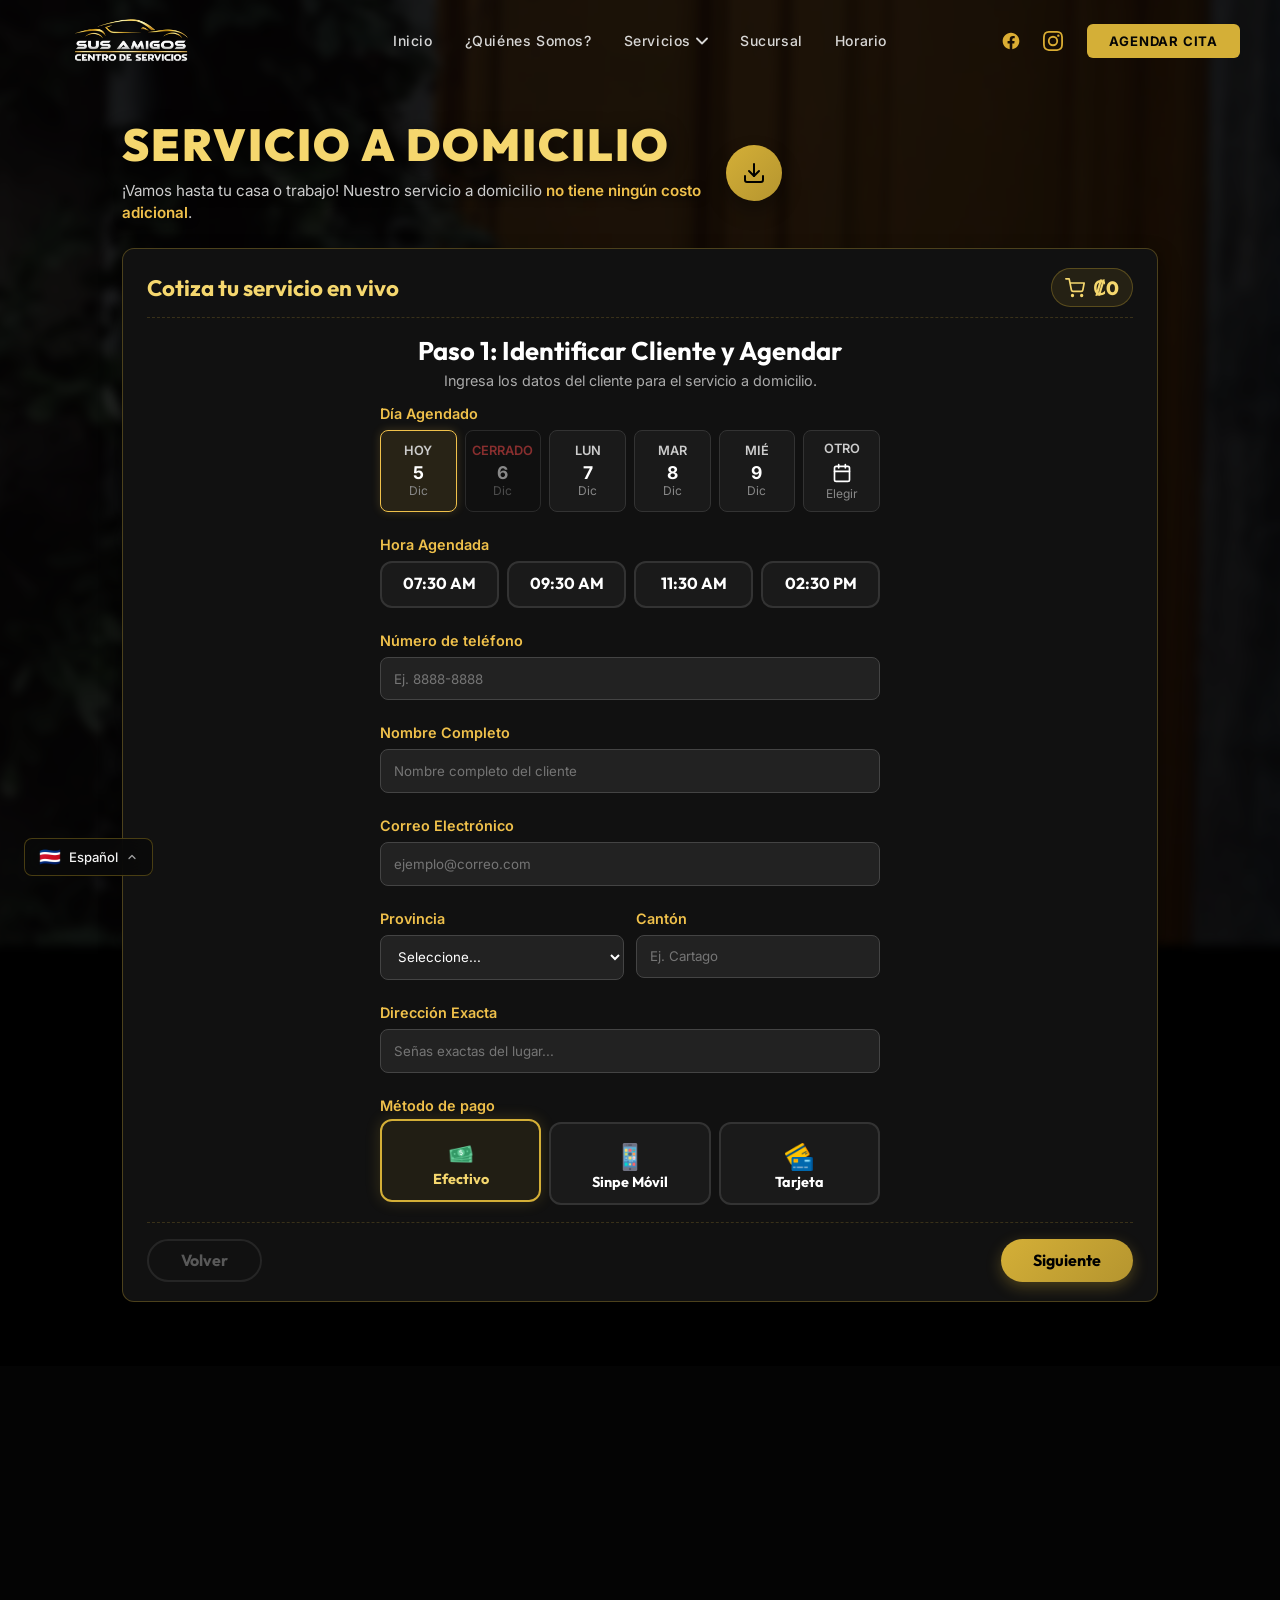
<file: servicios/domicilio/index.html>
<!DOCTYPE html>
<html lang="es">

<head>
    <meta charset="UTF-8">
    <meta name="viewport" content="width=device-width, initial-scale=1.0">
    <title>Sus Amigos – Servicio a Domicilio</title>
    <link rel="icon" type="image/png" href="/images/Logos/favicon.png?v=2">
    <link rel="shortcut icon" href="/favicon.ico?v=2">
    <link rel="apple-touch-icon" href="/images/Logos/apple-touch-icon.png?v=2">
    <!-- Preconnect a CDN de fuentes -->
    <link rel="preconnect" href="https://fonts.googleapis.com">
    <link rel="preconnect" href="https://fonts.gstatic.com" crossorigin>
    
    <link rel="preload" as="style" href="https://fonts.googleapis.com/css2?family=Outfit:wght@300;400;600;700;800&family=Inter:wght@300;400;500;600&display=swap">
    <link rel="stylesheet" href="https://fonts.googleapis.com/css2?family=Outfit:wght@300;400;600;700;800&family=Inter:wght@300;400;500;600&display=swap" media="print" onload="this.media='all'">
    <noscript>
        <link rel="stylesheet" href="https://fonts.googleapis.com/css2?family=Outfit:wght@300;400;600;700;800&family=Inter:wght@300;400;500;600&display=swap">
    </noscript>

    <link rel="stylesheet" href="/main/styles.min.css?v=19">
    <link rel="stylesheet" href="/servicios/detailing/style.min.css?v=4">
    <link rel="stylesheet" href="/servicios/domicilio/style.min.css?v=4">
    <style>
        body {
            color: #fff;
            min-height: 150vh; /* Para permitir scroll y ver el cambio del navbar */
            margin: 0;
            padding-top: 100px;
        }
        body::before {
            background-image: url('/images/domicilio/FondoDomicilio.webp') !important;
            filter: blur(5px) brightness(0.25) !important;
        }

        .service-title {
            text-align: center;
            font-family: 'Outfit', sans-serif;
            font-size: 3rem;
            margin-top: 50px;
        }
    </style>
</head>

<body>
    <!-- ===== NAVBAR ===== -->
    <nav class="navbar" id="navbar" role="navigation" aria-label="Navegación principal">
        <div class="navbar-inner">

            <!-- IZQUIERDA: Logo -->
            <div class="navbar-left">
                <a href="#" data-target="inicio" class="navbar-logo-link" aria-label="Sus Amigos – Inicio">
                    <img src="/images/Logos/SusAmigosLogotipo.webp" alt="Sus Amigos Logo" class="navbar-logo" width="160" height="90" fetchpriority="high">
                </a>
            </div>

            <!-- CENTRO: Menú de navegación -->
            <ul class="navbar-menu" id="navbar-menu" role="menubar">
                <li role="none"><a href="#" data-target="inicio" class="nav-link" role="menuitem" data-es="Inicio" data-en="Home">Inicio</a></li>
                <li role="none"><a href="#" data-target="about" class="nav-link" role="menuitem" data-es="¿Quiénes Somos?" data-en="About Us">¿Quiénes Somos?</a></li>

                <!-- Dropdown Servicios -->
                <li class="nav-item--dropdown" role="none">
                    <button class="nav-link nav-link--dropdown" aria-haspopup="true" aria-expanded="false"
                        id="servicios-btn" role="menuitem">
                        <span data-es="Servicios" data-en="Services">Servicios</span>
                        <svg class="dropdown-arrow" width="12" height="8" viewBox="0 0 12 8" fill="none"
                            aria-hidden="true">
                            <path d="M1 1.5L6 6.5L11 1.5" stroke="currentColor" stroke-width="1.8"
                                stroke-linecap="round" stroke-linejoin="round" />
                        </svg>
                    </button>
                    <ul class="dropdown-menu" id="dropdown-menu" role="menu" aria-labelledby="servicios-btn">
                        <li role="none"><a href="#" data-page="detailing" class="dropdown-item" role="menuitem" data-es="Detailing" data-en="Detailing">Detailing</a></li>
                        <li role="none"><a href="#" data-page="mecanica" class="dropdown-item" role="menuitem" data-es="Mecánica" data-en="Mechanics">Mecánica</a></li>
                        <li role="none"><a href="#" data-page="domicilio" class="dropdown-item" role="menuitem" data-es="Servicio a domicilio" data-en="Home Service">Servicio a domicilio</a></li>
                        <li role="none"><a href="#" data-page="promociones" class="dropdown-item" role="menuitem" data-es="Promociones" data-en="Promotions">Promociones</a></li>
                    </ul>
                </li>

                <li role="none"><a href="#" data-target="sucursal" class="nav-link" role="menuitem" data-es="Sucursal" data-en="Location">Sucursal</a></li>
                <li role="none"><a href="#" data-target="horario" class="nav-link" role="menuitem" data-es="Horario" data-en="Hours">Horario</a></li>

            </ul>

            <!-- DERECHA: Redes + CTA -->
            <div class="navbar-right">
                <a href="https://www.facebook.com/SusAmigos.DetailersCenter" target="_blank" rel="noopener noreferrer"
                    class="nav-social-btn" id="nav-facebook" aria-label="Facebook">
                    <img src="/images/Iconos/facebook.svg" alt="Facebook" class="nav-social-icon" width="24" height="24">
                </a>
                <a href="https://www.instagram.com/susamigos.centrodeservicios/" target="_blank"
                    rel="noopener noreferrer" class="nav-social-btn" id="nav-instagram" aria-label="Instagram">
                    <img src="/images/Iconos/instagram.svg" alt="Instagram" class="nav-social-icon" width="24" height="24">
                </a>
                <a href="#" data-target="contacto" class="nav-cta" id="nav-cta" data-es="Agendar Cita" data-en="Book Appointment">Agendar Cita</a>

                <!-- Hamburguesa (móvil) -->
                <button class="hamburger" id="hamburger" aria-label="Abrir menú" aria-expanded="false"
                    aria-controls="mobile-menu">
                    <span class="hamburger-line"></span>
                    <span class="hamburger-line"></span>
                    <span class="hamburger-line"></span>
                </button>
            </div>

        </div>
    </nav>

    <!-- ===== MENÚ MÓVIL ===== -->
    <div class="mobile-overlay" id="mobile-overlay" aria-hidden="true"></div>
    <aside class="mobile-menu" id="mobile-menu" aria-label="Menú móvil" aria-hidden="true">
        <button class="mobile-menu__close" id="mobile-close" aria-label="Cerrar menú">
            <svg width="24" height="24" viewBox="0 0 24 24" fill="none" stroke="currentColor" stroke-width="2"
                stroke-linecap="round" stroke-linejoin="round">
                <line x1="18" y1="6" x2="6" y2="18" />
                <line x1="6" y1="6" x2="18" y2="18" />
            </svg>
        </button>
        <nav class="mobile-menu__nav">
            <a href="#" data-target="inicio" class="mobile-link" data-es="Inicio" data-en="Home">Inicio</a>
            <a href="#" data-target="about" class="mobile-link" data-es="¿Quiénes Somos?" data-en="About Us">¿Quiénes Somos?</a>
            <div class="mobile-link mobile-link--parent" data-es="Servicios" data-en="Services">Servicios</div>
            <div class="mobile-submenu">
                <a href="#" data-page="detailing" class="mobile-sublink" data-es="Detailing" data-en="Detailing">Detailing</a>
                <a href="#" data-page="mecanica" class="mobile-sublink" data-es="Mecánica" data-en="Mechanics">Mecánica</a>
                <a href="#" data-page="domicilio" class="mobile-sublink" data-es="Servicio a domicilio" data-en="Home Service">Servicio a domicilio</a>
                <a href="#" data-page="promociones" class="mobile-sublink" data-es="Promociones" data-en="Promotions">Promociones</a>
            </div>
            <a href="#" data-target="sucursal" class="mobile-link" data-es="Sucursal" data-en="Location">Sucursal</a>
            <a href="#" data-target="horario" class="mobile-link" data-es="Horario" data-en="Hours">Horario</a>

            <a href="#" data-target="contacto" class="mobile-cta" data-es="Agendar Cita" data-en="Book Appointment">Agendar Cita</a>
        </nav>
    </aside>

    <section class="detailing-header">
        <div class="header-titles">
            <h1 class="service-title-gold" data-es="Servicio a Domicilio" data-en="Home Detailing Service">Servicio a Domicilio</h1>
            <p class="service-header-subtitle" data-es="¡Vamos hasta tu casa o trabajo! Nuestro servicio a domicilio &lt;strong&gt;no tiene ningún costo adicional&lt;/strong&gt;." data-en="We come to your home or office! Our mobile detailing service &lt;strong&gt;has no extra charge&lt;/strong&gt;.">¡Vamos hasta tu casa o trabajo! Nuestro servicio a domicilio <strong>no tiene ningún costo adicional</strong>.</p>
        </div>
        
        <a href="/Documentos/CATALOGO%20DE%20PRODUCTOS%20SUS%20AMIGOS.pdf" download="CATALOGO DE PRODUCTOS SUS AMIGOS.pdf" target="_blank" class="btn-download-icon" aria-label="Descargar Catálogo de Servicios PDF">
            <svg width="24" height="24" viewBox="0 0 24 24" fill="none" stroke="currentColor" stroke-width="2" stroke-linecap="round" stroke-linejoin="round">
                <path d="M21 15v4a2 2 0 0 1-2 2H5a2 2 0 0 1-2-2v-4"></path>
                <polyline points="7 10 12 15 17 10"></polyline>
                <line x1="12" y1="15" x2="12" y2="3"></line>
            </svg>
            <span class="btn-download-text" data-es="Descargar Catálogo de Servicios (PDF)" data-en="Download Service Catalog (PDF)">Descargar Catálogo de Servicios (PDF)</span>
        </a>
    </section>

    <!-- Contenedor Principal -->
    <section class="detailing-content">
        <div class="live-quote-container">
            <div class="quote-header">
                <h2 class="quote-title" data-es="Cotiza tu servicio en vivo" data-en="Quote your service live">Cotiza tu servicio en vivo</h2>
                <div class="quote-cart">
                    <svg class="cart-icon" width="24" height="24" viewBox="0 0 24 24" fill="none" stroke="currentColor" stroke-width="2" stroke-linecap="round" stroke-linejoin="round">
                        <circle cx="9" cy="21" r="1"></circle>
                        <circle cx="20" cy="21" r="1"></circle>
                        <path d="M1 1h4l2.68 13.39a2 2 0 0 0 2 1.61h9.72a2 2 0 0 0 2-1.61L23 6H6"></path>
                    </svg>
                    <span class="cart-total" id="cart-total">₡0</span>
                </div>
            </div>
            
            <div class="wizard-viewport">
                    <div class="wizard-track" id="wizard-track">
                    
                    <!-- PASO 1: CLIENTE Y AGENDA -->
                    <div class="step-container" id="step-1">
                        <h3 class="step-title" data-es="Paso 1: Identificar Cliente y Agendar" data-en="Step 1: Contact Details &amp; Schedule">Paso 1: Identificar Cliente y Agendar</h3>
                        <p class="step-description" data-es="Ingresa los datos del cliente para el servicio a domicilio." data-en="Enter client details for the mobile home service.">Ingresa los datos del cliente para el servicio a domicilio.</p>
                        
                        <div class="form-grid">
                            <div class="form-group" style="grid-column: 1 / -1;">
                                <label data-es="Día Agendado" data-en="Scheduled Date">Día Agendado</label>
                                <div class="date-scroll-container" id="date-scroll-container">
                                    <!-- JS inyectará los días aquí -->
                                </div>
                            </div>
                            <div class="form-group" style="grid-column: 1 / -1;">
                                <label data-es="Hora Agendada" data-en="Scheduled Time">Hora Agendada</label>
                                <div class="package-grid mini-grid time-grid" id="time-grid">
                                    <label class="package-card mini-card">
                                        <input type="radio" name="client_time" value="07:30 AM" class="package-input">
                                        <div class="package-content" style="padding: 0.8rem 0.5rem; justify-content: center;">
                                            <span class="package-name" style="font-size: 1rem; text-align: center; margin:0;">07:30 AM</span>
                                        </div>
                                    </label>
                                    <label class="package-card mini-card">
                                        <input type="radio" name="client_time" value="09:30 AM" class="package-input">
                                        <div class="package-content" style="padding: 0.8rem 0.5rem; justify-content: center;">
                                            <span class="package-name" style="font-size: 1rem; text-align: center; margin:0;">09:30 AM</span>
                                        </div>
                                    </label>
                                    <label class="package-card mini-card">
                                        <input type="radio" name="client_time" value="11:30 AM" class="package-input">
                                        <div class="package-content" style="padding: 0.8rem 0.5rem; justify-content: center;">
                                            <span class="package-name" style="font-size: 1rem; text-align: center; margin:0;">11:30 AM</span>
                                        </div>
                                    </label>
                                    <label class="package-card mini-card">
                                        <input type="radio" name="client_time" value="02:30 PM" class="package-input">
                                        <div class="package-content" style="padding: 0.8rem 0.5rem; justify-content: center;">
                                            <span class="package-name" style="font-size: 1rem; text-align: center; margin:0;">02:30 PM</span>
                                        </div>
                                    </label>
                                </div>
                            </div>
                            <div class="form-group">
                                <label for="client-phone" data-es="Número de teléfono" data-en="Phone Number">Número de teléfono</label>
                                <input type="tel" id="client-phone" placeholder="Ej. 8888-8888" data-placeholder-es="Ej. 8888-8888" data-placeholder-en="e.g. 8888-8888" class="custom-input">
                            </div>
                            <div class="form-group">
                                <label for="client-name" data-es="Nombre Completo" data-en="Full Name">Nombre Completo</label>
                                <input type="text" id="client-name" placeholder="Nombre completo del cliente" data-placeholder-es="Nombre completo del cliente" data-placeholder-en="Client's full name" class="custom-input">
                            </div>
                            <div class="form-group">
                                <label for="client-email" data-es="Correo Electrónico" data-en="Email Address">Correo Electrónico</label>
                                <input type="email" id="client-email" placeholder="ejemplo@correo.com" data-placeholder-es="ejemplo@correo.com" data-placeholder-en="example@email.com" class="custom-input">
                            </div>
                            <div class="form-row-2">
                                <div class="form-group">
                                    <label for="client-provincia" data-es="Provincia" data-en="Province">Provincia</label>
                                    <select id="client-provincia" class="custom-input">
                                        <option value="" data-es="Seleccione..." data-en="Select...">Seleccione...</option>
                                        <option value="San José">San José</option>
                                        <option value="Alajuela">Alajuela</option>
                                        <option value="Cartago">Cartago</option>
                                        <option value="Heredia">Heredia</option>
                                        <option value="Guanacaste">Guanacaste</option>
                                        <option value="Puntarenas">Puntarenas</option>
                                        <option value="Limón">Limón</option>
                                    </select>
                                </div>
                                <div class="form-group">
                                    <label for="client-canton" data-es="Cantón" data-en="Canton">Cantón</label>
                                    <input type="text" id="client-canton" placeholder="Ej. Cartago" data-placeholder-es="Ej. Cartago" data-placeholder-en="E.g. Cartago" class="custom-input">
                                </div>
                            </div>
                            <div class="form-group">
                                <label for="client-address" data-es="Dirección Exacta" data-en="Exact Address">Dirección Exacta</label>
                                <input type="text" id="client-address" placeholder="Señas exactas del lugar..." data-placeholder-es="Señas exactas del lugar..." data-placeholder-en="Exact address / landmarks..." class="custom-input">
                            </div>
                            <div class="form-group">
                                <label data-es="Método de pago" data-en="Payment Method">Método de pago</label>
                                <div class="package-grid mini-grid payment-grid">
                                    <label class="package-card mini-card">
                                        <input type="radio" name="client_payment" value="Efectivo" class="package-input" checked>
                                        <div class="package-content" style="padding: 0.8rem 0.5rem;">
                                            <div class="package-icon" style="margin-bottom: 0.2rem;">
                                                <img src="/images/Iconos/efectivo.webp" alt="Efectivo" class="payment-method-icon" width="32" height="32">
                                            </div>
                                            <span class="package-name" style="font-size: 0.9rem;" data-es="Efectivo" data-en="Cash">Efectivo</span>
                                        </div>
                                    </label>
                                    <label class="package-card mini-card">
                                        <input type="radio" name="client_payment" value="Sinpe Movil" class="package-input">
                                        <div class="package-content" style="padding: 0.8rem 0.5rem;">
                                            <div class="package-icon" style="margin-bottom: 0.2rem;">
                                                <img src="/images/Iconos/sinpe.webp" alt="Sinpe Móvil" class="payment-method-icon" width="32" height="32">
                                            </div>
                                            <span class="package-name" style="font-size: 0.9rem;" data-es="Sinpe Móvil" data-en="Sinpe Movil">Sinpe Móvil</span>
                                        </div>
                                    </label>
                                    <label class="package-card mini-card">
                                        <input type="radio" name="client_payment" value="Tarjeta" class="package-input">
                                        <div class="package-content" style="padding: 0.8rem 0.5rem;">
                                            <div class="package-icon" style="margin-bottom: 0.2rem;">
                                                <img src="/images/Iconos/tarjeta.webp" alt="Tarjeta" class="payment-method-icon" width="32" height="32">
                                            </div>
                                            <span class="package-name" style="font-size: 0.9rem;" data-es="Tarjeta" data-en="Credit/Debit Card">Tarjeta</span>
                                        </div>
                                    </label>
                                </div>
                            </div>
                        </div>
                    </div>
                    <div class="step-container" id="step-2">
                        <h3 class="step-title" data-es="Paso 2: Tamaño del Vehículo" data-en="Step 2: Vehicle Size">Paso 2: Tamaño del Vehículo</h3>
                        <p class="step-description" data-es="Seleccione el tamaño de su auto para mostrar los precios adecuados." data-en="Select your vehicle size to show the appropriate pricing.">Seleccione el tamaño de su auto para mostrar los precios adecuados.</p>
                        <div class="vehicle-grid">

                            <!-- SEDAN -->
                            <label class="vehicle-card">
                                <input type="radio" name="vehicle" value="sedan" class="vehicle-input">
                                <div class="vehicle-content">
                                    <img src="/images/Detailing/sedan.webp" alt="Sedán" class="vehicle-img" width="120" height="80" loading="lazy">
                                    <span class="vehicle-name" data-es="Sedán o Hatchback" data-en="Sedan or Hatchback">Sedán o Hatchback</span>
                                </div>
                            </label>

                            <!-- SUV -->
                            <label class="vehicle-card">
                                <input type="radio" name="vehicle" value="suv" class="vehicle-input">
                                <div class="vehicle-content">
                                    <img src="/images/Detailing/suv.webp" alt="SUV" class="vehicle-img" width="120" height="80" loading="lazy">
                                    <span class="vehicle-name" data-es="SUV o Crossover" data-en="SUV or Crossover">SUV o Crossover</span>
                                </div>
                            </label>

                            <!-- 4x4 o Pick Up -->
                            <label class="vehicle-card">
                                <input type="radio" name="vehicle" value="4x4" class="vehicle-input">
                                <div class="vehicle-content">
                                    <img src="/images/Detailing/vehiculo.webp" alt="4x4" class="vehicle-img" width="120" height="80" loading="lazy">
                                    <span class="vehicle-name" data-es="4x4 o 7 Pasajeros" data-en="4x4 or 7 Passengers">4x4 o 7 Pasajeros</span>
                                </div>
                            </label>

                            <!-- MicroBus o Camión -->
                            <label class="vehicle-card">
                                <input type="radio" name="vehicle" value="minibus" class="vehicle-input">
                                <div class="vehicle-content">
                                    <img src="/images/Detailing/transporte.webp" alt="MicroBus" class="vehicle-img" width="120" height="80" loading="lazy">
                                    <span class="vehicle-name" data-es="Microbús" data-en="Minibus">Microbús</span>
                                </div>
                            </label>

                            <!-- Moto o Cuadra -->
                            <label class="vehicle-card">
                                <input type="radio" name="vehicle" value="moto" class="vehicle-input">
                                <div class="vehicle-content">
                                    <img src="/images/Detailing/moto.webp" alt="Moto" class="vehicle-img" width="120" height="80" loading="lazy">
                                    <span class="vehicle-name" data-es="Moto o Cuadra" data-en="Motorcycle or Quad">Moto o Cuadra</span>
                                </div>
                            </label>
                        </div>
                    </div>

                    <!-- PASO 3: PAQUETES -->
                    <div class="step-container" id="step-3">
                        <h3 class="step-title" data-es="Paso 3: Tipo de Lavado / Detallado" data-en="Step 3: Wash / Detailing Package">Paso 3: Tipo de Lavado / Detallado</h3>
                        <p class="step-description" data-es="Seleccione el paquete que mejor se adapte a sus necesidades." data-en="Select the package that best fits your vehicle needs.">Seleccione el paquete que mejor se adapte a sus necesidades.</p>
                        
                        <div class="package-grid">
                            <!-- Premium -->
                            <label class="package-card">
                                <input type="radio" name="package" value="premium" class="package-input">
                                <div class="package-content">
                                    <div class="info-toggle" onclick="toggleInfo(event)">
                                        <svg width="16" height="16" viewBox="0 0 24 24" fill="none" stroke="currentColor" stroke-width="2"><polyline points="6 9 12 15 18 9"></polyline></svg>
                                    </div>
                                    <span class="package-name">Premium</span>
                                    <div class="package-price dynamic-price" data-pkg="premium">₡1.000</div>
                                    <div class="info-overlay">
                                        <p data-es="Aspirado profundo y cera cerámica con protección UV." data-en="Deep vacuuming and ceramic wax with UV shield protection.">Aspirado profundo y cera cerámica con protección UV.</p>
                                    </div>
                                </div>
                            </label>
                            
                            <!-- Gold -->
                            <label class="package-card">
                                <input type="radio" name="package" value="gold" class="package-input">
                                <div class="package-content">
                                    <div class="info-toggle" onclick="toggleInfo(event)">
                                        <svg width="16" height="16" viewBox="0 0 24 24" fill="none" stroke="currentColor" stroke-width="2"><polyline points="6 9 12 15 18 9"></polyline></svg>
                                    </div>
                                    <span class="package-name">Gold</span>
                                    <div class="package-price dynamic-price" data-pkg="gold">₡1.000</div>
                                    <div class="info-overlay">
                                        <p data-es="Detallado integral, descontaminación y abrillantado a máquina." data-en="Comprehensive detailing, decontamination and machine gloss polish.">Detallado integral, descontaminación y abrillantado a máquina.</p>
                                    </div>
                                </div>
                            </label>

                            <!-- Abrillantado -->
                            <label class="package-card">
                                <input type="radio" name="package" value="abrillantado" class="package-input">
                                <div class="package-content">
                                    <div class="info-toggle" onclick="toggleInfo(event)">
                                        <svg width="16" height="16" viewBox="0 0 24 24" fill="none" stroke="currentColor" stroke-width="2"><polyline points="6 9 12 15 18 9"></polyline></svg>
                                    </div>
                                    <span class="package-name" data-es="Abrillantado Premium" data-en="Premium Polishing">Abrillantado Premium</span>
                                    <div class="package-price dynamic-price" data-pkg="abrillantado">₡45.000</div>
                                    <div class="info-overlay">
                                        <p data-es="Brillo intenso con desinfección por ozono." data-en="Intense high-gloss finish with ozone cabin disinfection.">Brillo intenso con desinfección por ozono.</p>
                                    </div>
                                </div>
                            </label>

                            <!-- Hidrosellado -->
                            <label class="package-card">
                                <input type="radio" name="package" value="hidrosellado" class="package-input">
                                <div class="package-content">
                                    <div class="info-toggle" onclick="toggleInfo(event)">
                                        <svg width="16" height="16" viewBox="0 0 24 24" fill="none" stroke="currentColor" stroke-width="2"><polyline points="6 9 12 15 18 9"></polyline></svg>
                                    </div>
                                    <span class="package-name" data-es="Hidrosellado" data-en="Hydro-Sealing">Hidrosellado</span>
                                    <div class="package-price dynamic-price" data-pkg="hidrosellado">₡60.000</div>
                                    <div class="info-overlay">
                                        <p data-es="Sellado con protección garantizada por 6 meses." data-en="Hydrophobic seal with guaranteed 6-month protection.">Sellado con protección garantizada por 6 meses.</p>
                                    </div>
                                </div>
                            </label>
                            
                            <!-- Tratamiento Cerámico -->
                            <label class="package-card">
                                <input type="radio" name="package" value="ceramico" class="package-input">
                                <div class="package-content">
                                    <div class="info-toggle" onclick="toggleInfo(event)">
                                        <svg width="16" height="16" viewBox="0 0 24 24" fill="none" stroke="currentColor" stroke-width="2"><polyline points="6 9 12 15 18 9"></polyline></svg>
                                    </div>
                                    <span class="package-name" data-es="Tratamiento Cerámico" data-en="Ceramic Coating">Tratamiento Cerámico</span>
                                    <div class="package-price dynamic-price" data-pkg="ceramico">₡1.000</div>
                                    <div class="info-overlay">
                                        <p data-es="Corrección de pintura con protección de años." data-en="Multi-stage paint correction with multi-year nano protection.">Corrección de pintura con protección de años.</p>
                                    </div>
                                </div>
                            </label>

                            <!-- Saltar Detailing -->
                            <label class="package-card" style="grid-column: 1 / -1; max-width: 400px; margin: 0 auto;">
                                <input type="radio" name="package" value="skip" class="package-input">
                                <div class="package-content" style="padding: 1rem; flex-direction: row; justify-content: center; gap: 1rem;">
                                    <div style="text-align: left;">
                                        <span class="package-name" data-es="Saltar Detailing" data-en="Skip Detailing" style="margin: 0; display: block; font-size: 1.1rem;">Saltar Detailing</span>
                                        <span class="package-desc" data-es="No estoy interesado, ir a servicios especiales." data-en="Not interested, proceed to special services." style="font-size: 0.85rem;">No estoy interesado, ir a servicios especiales.</span>
                                    </div>
                                </div>
                            </label>
                        </div>
                    </div>

                    <!-- PASO 4: DETALLADO INTERIOR -->
                    <div class="step-container" id="step-4">
                        <h3 class="step-title" data-es="Paso 4: Detallado de Interior" data-en="Step 4: Interior Detailing">Paso 4: Detallado de Interior</h3>
                        <p class="interior-note" id="note-clasico" data-es="* Mate y Brillante no están disponibles con el paquete Clásico." data-en="* Matte and Gloss are not available with Classic package." style="display:none; color: #ff6b6b; font-size: 0.85rem; text-align: center; margin-bottom: 0.5rem;">* Mate y Brillante no están disponibles con el paquete Clásico.</p>
                        
                        <div class="interior-sections">
                            <div class="interior-group-compact">
                                <h4 class="interior-subtitle" data-es="1. Detallador Interior" data-en="1. Interior Dressing">1. Detallador Interior</h4>
                                <div class="package-grid mini-grid">
                                    <label class="package-card mini-card">
                                        <input type="radio" name="interior_detail" value="nice" class="package-input">
                                        <div class="package-content">
                                            <div class="package-icon">🧴</div>
                                            <span class="package-name">Nice</span>
                                        </div>
                                    </label>
                                    <label class="package-card mini-card">
                                        <input type="radio" name="interior_detail" value="trapo" class="package-input" checked>
                                        <div class="package-content">
                                            <div class="package-icon">🧽</div>
                                            <span class="package-name" data-es="Trapo" data-en="Cloth / Rag">Trapo</span>
                                        </div>
                                    </label>
                                    <label class="package-card mini-card">
                                        <input type="radio" name="interior_detail" value="mate" class="package-input cond-clasico">
                                        <div class="package-content">
                                            <div class="package-icon">
                                                <svg width="32" height="32" viewBox="0 0 24 24" fill="#111" xmlns="http://www.w3.org/2000/svg">
                                                    <path d="M18.92 6.01C18.72 5.42 18.16 5 17.5 5h-11c-.66 0-1.21.42-1.42 1.01L3 12v8c0 .55.45 1 1 1h1c.55 0 1-.45 1-1v-1h12v1c0 .55.45 1 1 1h1c.55 0 1-.45 1-1v-8l-2.08-5.99zM6.5 16c-.83 0-1.5-.67-1.5-1.5S5.67 13 6.5 13s1.5.67 1.5 1.5S7.33 16 6.5 16zm11 0c-.83 0-1.5-.67-1.5-1.5s.67-1.5 1.5-1.5 1.5.67 1.5 1.5-.67 1.5-1.5 1.5zM5 11l1.5-4.5h11L19 11H5z"/>
                                                </svg>
                                            </div>
                                            <span class="package-name" data-es="Mate" data-en="Matte">Mate</span>
                                        </div>
                                    </label>
                                    <label class="package-card mini-card">
                                        <input type="radio" name="interior_detail" value="brillante" class="package-input cond-clasico">
                                        <div class="package-content">
                                            <div class="package-icon">✨</div>
                                            <span class="package-name" data-es="Brillante" data-en="Glossy">Brillante</span>
                                        </div>
                                    </label>
                                </div>
                            </div>

                            <div class="interior-group-compact">
                                <h4 class="interior-subtitle" data-es="2. Aromatizante" data-en="2. Air Freshener">2. Aromatizante</h4>
                                <div class="package-grid mini-grid">
                                    <label class="package-card mini-card">
                                        <input type="radio" name="interior_aroma" value="manzana" class="package-input">
                                        <div class="package-content">
                                            <div class="package-icon">🍏</div>
                                            <span class="package-name" data-es="Manzana verde" data-en="Green Apple">Manzana verde</span>
                                        </div>
                                    </label>
                                    <label class="package-card mini-card">
                                        <input type="radio" name="interior_aroma" value="frutos" class="package-input">
                                        <div class="package-content">
                                            <div class="package-icon">🍒</div>
                                            <span class="package-name" data-es="Frutos rojos" data-en="Red Berries">Frutos rojos</span>
                                        </div>
                                    </label>
                                    <label class="package-card mini-card">
                                        <input type="radio" name="interior_aroma" value="carro_nuevo" class="package-input">
                                        <div class="package-content">
                                            <div class="package-icon">🚗</div>
                                            <span class="package-name" data-es="Carro nuevo" data-en="New Car">Carro nuevo</span>
                                        </div>
                                    </label>
                                    <label class="package-card mini-card">
                                        <input type="radio" name="interior_aroma" value="ninguno" class="package-input" checked>
                                        <div class="package-content">
                                            <div class="package-icon">✖️</div>
                                            <span class="package-name" data-es="Nada" data-en="None">Nada</span>
                                        </div>
                                    </label>
                                </div>
                            </div>

                            <div class="interior-group-compact">
                                <h4 class="interior-subtitle" data-es="3. Alfombras" data-en="3. Floor Mats">3. Alfombras</h4>
                                <div class="package-grid mini-grid">
                                    <label class="package-card mini-card">
                                        <input type="radio" name="interior_nice" value="si" class="package-input">
                                        <div class="package-content">
                                            <div class="package-icon">✅</div>
                                            <span class="package-name" data-es="Con Nice" data-en="With Nice">Con Nice</span>
                                        </div>
                                    </label>
                                    <label class="package-card mini-card">
                                        <input type="radio" name="interior_nice" value="no" class="package-input" checked>
                                        <div class="package-content">
                                            <div class="package-icon">❌</div>
                                            <span class="package-name" data-es="Sin Nice" data-en="Without Nice">Sin Nice</span>
                                        </div>
                                    </label>
                                </div>
                            </div>
                        </div>
                    </div>

                    <!-- PASO 5: SERVICIOS ESPECIALES -->
                    <div class="step-container" id="step-5">
                        <h3 class="step-title" data-es="Paso 5: Detallados Especiales" data-en="Step 5: Special Detailing Services">Paso 5: Detallados Especiales</h3>
                        <p class="step-description" data-es="Seleccione uno o varios servicios especiales (Opcional)." data-en="Select one or more special services (Optional).">Seleccione uno o varios servicios especiales (Opcional).</p>
                        
                        <div class="package-grid">
                            <label class="package-card">
                                <input type="checkbox" name="special" value="ninguno" id="special-none" class="package-input" checked>
                                <div class="package-content">
                                    <div class="info-toggle" onclick="toggleInfo(event)">
                                        <svg width="16" height="16" viewBox="0 0 24 24" fill="none" stroke="currentColor" stroke-width="2"><polyline points="6 9 12 15 18 9"></polyline></svg>
                                    </div>
                                    <div class="package-icon">✖️</div>
                                    <span class="package-name" data-es="Ninguno" data-en="None">Ninguno</span>
                                    <div class="package-price dynamic-price" data-special="ninguno"></div>
                                    <div class="info-overlay">
                                        <p data-es="No agregar ningún servicio especial a la cotización." data-en="Do not add any special services to the quote.">No agregar ningún servicio especial a la cotización.</p>
                                    </div>
                                </div>
                            </label>
                            <label class="package-card">
                                <input type="checkbox" name="special" value="silvines" class="package-input">
                                <div class="package-content">
                                    <div class="info-toggle" onclick="toggleInfo(event)">
                                        <svg width="16" height="16" viewBox="0 0 24 24" fill="none" stroke="currentColor" stroke-width="2"><polyline points="6 9 12 15 18 9"></polyline></svg>
                                    </div>
                                    <div class="package-icon">💡</div>
                                    <span class="package-name" data-es="Pulido de silvines" data-en="Headlight Restoration">Pulido de silvines</span>
                                    <div class="package-price dynamic-price" data-special="silvines"></div>
                                    <div class="info-overlay">
                                        <p data-es="Restaura la claridad de los faros, eliminando lo opaco y amarillento." data-en="Restores headlight clarity, removing haze, yellowing and oxidation.">Restaura la claridad de los faros, eliminando lo opaco y amarillento.</p>
                                    </div>
                                </div>
                            </label>
                            <label class="package-card">
                                <input type="checkbox" name="special" value="vidrios" class="package-input">
                                <div class="package-content">
                                    <div class="info-toggle" onclick="toggleInfo(event)">
                                        <svg width="16" height="16" viewBox="0 0 24 24" fill="none" stroke="currentColor" stroke-width="2"><polyline points="6 9 12 15 18 9"></polyline></svg>
                                    </div>
                                    <div class="package-icon">🪟</div>
                                    <span class="package-name" data-es="Pulido de vidrios" data-en="Glass Polishing">Pulido de vidrios</span>
                                    <div class="package-price dynamic-price" data-special="vidrios"></div>
                                    <div class="info-overlay">
                                        <p data-es="Elimina manchas de agua seca, sarro y contaminación de cristales." data-en="Removes hard water stains, lime scale, and mineral deposits from windows.">Elimina manchas de agua seca, sarro y contaminación de cristales.</p>
                                    </div>
                                </div>
                            </label>
                            <label class="package-card">
                                <input type="checkbox" name="special" value="parabrisas" class="package-input">
                                <div class="package-content">
                                    <div class="info-toggle" onclick="toggleInfo(event)">
                                        <svg width="16" height="16" viewBox="0 0 24 24" fill="none" stroke="currentColor" stroke-width="2"><polyline points="6 9 12 15 18 9"></polyline></svg>
                                    </div>
                                    <div class="package-icon">🚘</div>
                                    <span class="package-name" data-es="Pulido de parabrisas" data-en="Windshield Polishing">Pulido de parabrisas</span>
                                    <div class="package-price dynamic-price" data-special="parabrisas"></div>
                                    <div class="info-overlay">
                                        <p data-es="Descontaminación profunda para mejorar visibilidad y evitar reflejos." data-en="Deep decontamination to improve nighttime visibility and reduce glare.">Descontaminación profunda para mejorar visibilidad y evitar reflejos.</p>
                                    </div>
                                </div>
                            </label>
                            <label class="package-card">
                                <input type="checkbox" name="special" value="carroceria" class="package-input">
                                <div class="package-content">
                                    <div class="info-toggle" onclick="toggleInfo(event)">
                                        <svg width="16" height="16" viewBox="0 0 24 24" fill="none" stroke="currentColor" stroke-width="2"><polyline points="6 9 12 15 18 9"></polyline></svg>
                                    </div>
                                    <div class="package-icon">✨</div>
                                    <span class="package-name" data-es="Pulido de carrocería" data-en="Paint Correction & Polish">Pulido de carrocería</span>
                                    <div class="package-price dynamic-price" data-special="carroceria"></div>
                                    <div class="info-overlay">
                                        <p data-es="Corrección que elimina rayones y devuelve el brillo original al auto." data-en="Paint correction that eliminates swirl marks and restores deep reflection.">Corrección que elimina rayones y devuelve el brillo original al auto.</p>
                                    </div>
                                </div>
                            </label>
                            <label class="package-card">
                                <input type="checkbox" name="special" value="motor" class="package-input">
                                <div class="package-content">
                                    <div class="info-toggle" onclick="toggleInfo(event)">
                                        <svg width="16" height="16" viewBox="0 0 24 24" fill="none" stroke="currentColor" stroke-width="2"><polyline points="6 9 12 15 18 9"></polyline></svg>
                                    </div>
                                    <div class="package-icon">⚙️</div>
                                    <span class="package-name" data-es="Lavado de motor" data-en="Engine Bay Detail">Lavado de motor</span>
                                    <div class="package-price dynamic-price" data-special="motor"></div>
                                    <div class="info-overlay">
                                        <p data-es="Limpieza detallada del compartimiento del motor con acabado protector." data-en="Detailed engine bay degreasing and satin protective dressing.">Limpieza detallada del compartimiento del motor con acabado protector.</p>
                                    </div>
                                </div>
                            </label>
                            <label class="package-card">
                                <input type="checkbox" name="special" value="tapiceria" class="package-input">
                                <div class="package-content">
                                    <div class="info-toggle" onclick="toggleInfo(event)">
                                        <svg width="16" height="16" viewBox="0 0 24 24" fill="none" stroke="currentColor" stroke-width="2"><polyline points="6 9 12 15 18 9"></polyline></svg>
                                    </div>
                                    <div class="package-icon">💺</div>
                                    <span class="package-name" data-es="Tapicería profunda" data-en="Deep Upholstery Extraction">Tapicería profunda</span>
                                    <div class="package-price dynamic-price" data-special="tapiceria"></div>
                                    <div class="info-overlay">
                                        <p data-es="Lavado profundo de asientos, alfombras y puertas con extracción." data-en="Deep shampooing and hot water extraction for seats, carpets and door panels.">Lavado profundo de asientos, alfombras y puertas con extracción.</p>
                                    </div>
                                </div>
                            </label>
                            <label class="package-card">
                                <input type="checkbox" name="special" value="chasis" class="package-input">
                                <div class="package-content">
                                    <div class="info-toggle" onclick="toggleInfo(event)">
                                        <svg width="16" height="16" viewBox="0 0 24 24" fill="none" stroke="currentColor" stroke-width="2"><polyline points="6 9 12 15 18 9"></polyline></svg>
                                    </div>
                                    <div class="package-icon">🔧</div>
                                    <span class="package-name" data-es="Lavado de chasis" data-en="Undercarriage Pressure Wash">Lavado de chasis</span>
                                    <div class="package-price dynamic-price" data-special="chasis"></div>
                                    <div class="info-overlay">
                                        <p data-es="Limpieza a presión inferior para remover barro, grasa y suciedad." data-en="High-pressure underbody wash to remove road salt, mud and grime.">Limpieza a presión inferior para remover barro, grasa y suciedad.</p>
                                    </div>
                                </div>
                            </label>
                            <label class="package-card">
                                <input type="checkbox" name="special" value="lluvia" class="package-input">
                                <div class="package-content">
                                    <div class="info-toggle" onclick="toggleInfo(event)">
                                        <svg width="16" height="16" viewBox="0 0 24 24" fill="none" stroke="currentColor" stroke-width="2"><polyline points="6 9 12 15 18 9"></polyline></svg>
                                    </div>
                                    <div class="package-icon">🛠️</div>
                                    <span class="package-name" data-es="Lluvia de grafito" data-en="Graphite Undercarriage Shield">Lluvia de grafito</span>
                                    <div class="package-price dynamic-price" data-special="lluvia"></div>
                                    <div class="info-overlay">
                                        <p data-es="Lubricación del chasis con grafito para proteger y evitar ruidos." data-en="Graphite chassis lubrication to protect undercarriage and stop squeaks.">Lubricación del chasis con grafito para proteger y evitar ruidos.</p>
                                    </div>
                                </div>
                            </label>
                        </div>
                    </div>

                    <!-- PASO 6: EXTRAS FINALES -->
                    <div class="step-container" id="step-6">
                        <h3 class="step-title" data-es="Paso 6: Extras Finales" data-en="Step 6: Final Add-ons">Paso 6: Extras Finales</h3>
                        <p class="step-description" data-es="Puede seleccionar varios extras o 'Ninguno'." data-en="You can select multiple add-ons or 'None'.">Puede seleccionar varios extras o "Ninguno".</p>
                        
                        <div class="package-grid">
                            <label class="package-card">
                                <input type="checkbox" name="extra" value="ninguno" id="extra-none" class="package-input" checked>
                                <div class="package-content">
                                    <div class="info-toggle" onclick="toggleInfo(event)">
                                        <svg width="16" height="16" viewBox="0 0 24 24" fill="none" stroke="currentColor" stroke-width="2"><polyline points="6 9 12 15 18 9"></polyline></svg>
                                    </div>
                                    <div class="package-icon">✖️</div>
                                    <span class="package-name" data-es="Ninguno" data-en="None">Ninguno</span>
                                    <div class="package-price dynamic-price" data-extra="ninguno"></div>
                                    <div class="info-overlay">
                                        <p data-es="No agregar ningún extra final a la cotización." data-en="Do not add any final add-ons to the quote.">No agregar ningún extra final a la cotización.</p>
                                    </div>
                                </div>
                            </label>
                            <label class="package-card">
                                <input type="checkbox" name="extra" value="cera" class="package-input">
                                <div class="package-content">
                                    <div class="info-toggle" onclick="toggleInfo(event)">
                                        <svg width="16" height="16" viewBox="0 0 24 24" fill="none" stroke="currentColor" stroke-width="2"><polyline points="6 9 12 15 18 9"></polyline></svg>
                                    </div>
                                    <div class="package-icon">🧴</div>
                                    <span class="package-name" data-es="Cera premium" data-en="Premium Wax">Cera premium</span>
                                    <div class="package-price dynamic-price" data-extra="cera"></div>
                                    <div class="info-overlay">
                                        <p data-es="Cera premium para un brillo superior y protección temporal extra." data-en="Premium paste wax for superior gloss and temporary hydrophobic shield.">Cera premium para un brillo superior y protección temporal extra.</p>
                                    </div>
                                </div>
                            </label>
                            <label class="package-card">
                                <input type="checkbox" name="extra" value="protector_int" class="package-input">
                                <div class="package-content">
                                    <div class="info-toggle" onclick="toggleInfo(event)">
                                        <svg width="16" height="16" viewBox="0 0 24 24" fill="none" stroke="currentColor" stroke-width="2"><polyline points="6 9 12 15 18 9"></polyline></svg>
                                    </div>
                                    <div class="package-icon">🛡️</div>
                                    <span class="package-name" data-es="Protector de interiores" data-en="Interior UV Dressing">Protector de interiores</span>
                                    <div class="package-price dynamic-price" data-extra="protector_int"></div>
                                    <div class="info-overlay">
                                        <p data-es="Acondicionador y protector UV para plásticos y vinilos del interior." data-en="Conditioner and UV protectant for dashboard, plastics, and vinyl.">Acondicionador y protector UV para plásticos y vinilos del interior.</p>
                                    </div>
                                </div>
                            </label>
                            <label class="package-card">
                                <input type="checkbox" name="extra" value="protector_asientos" class="package-input">
                                <div class="package-content">
                                    <div class="info-toggle" onclick="toggleInfo(event)">
                                        <svg width="16" height="16" viewBox="0 0 24 24" fill="none" stroke="currentColor" stroke-width="2"><polyline points="6 9 12 15 18 9"></polyline></svg>
                                    </div>
                                    <div class="package-icon">💺</div>
                                    <span class="package-name" data-es="Protector de asientos" data-en="Leather & Seat Protectant">Protector de asientos</span>
                                    <div class="package-price dynamic-price" data-extra="protector_asientos"></div>
                                    <div class="info-overlay">
                                        <p data-es="Crema humectante y protectora para alargar la vida de los asientos." data-en="Nourishing conditioner to prevent leather cracking and extend seat life.">Crema humectante y protectora para alargar la vida de los asientos.</p>
                                    </div>
                                </div>
                            </label>
                            <label class="package-card">
                                <input type="checkbox" name="extra" value="anti_empanante" class="package-input">
                                <div class="package-content">
                                    <div class="info-toggle" onclick="toggleInfo(event)">
                                        <svg width="16" height="16" viewBox="0 0 24 24" fill="none" stroke="currentColor" stroke-width="2"><polyline points="6 9 12 15 18 9"></polyline></svg>
                                    </div>
                                    <div class="package-icon">🌫️</div>
                                    <span class="package-name" data-es="Anti empañante" data-en="Anti-Fog Glass Treatment">Anti empañante</span>
                                    <div class="package-price dynamic-price" data-extra="anti_empanante"></div>
                                    <div class="info-overlay">
                                        <p data-es="Tratamiento en los vidrios interiores para evitar que se empañen." data-en="Interior glass formula to prevent fogging in humid conditions.">Tratamiento en los vidrios interiores para evitar que se empañen.</p>
                                    </div>
                                </div>
                            </label>
                            <label class="package-card">
                                <input type="checkbox" name="extra" value="repelente" class="package-input">
                                <div class="package-content">
                                    <div class="info-toggle" onclick="toggleInfo(event)">
                                        <svg width="16" height="16" viewBox="0 0 24 24" fill="none" stroke="currentColor" stroke-width="2"><polyline points="6 9 12 15 18 9"></polyline></svg>
                                    </div>
                                    <div class="package-icon">💧</div>
                                    <span class="package-name" data-es="Repelente de agua" data-en="Rain & Water Repellent">Repelente de agua</span>
                                    <div class="package-price dynamic-price" data-extra="repelente"></div>
                                    <div class="info-overlay">
                                        <p data-es="Capa hidrofóbica ligera que ayuda a repeler el agua y polvo." data-en="Hydrophobic coating for rapid water beading and clear vision.">Capa hidrofóbica ligera que ayuda a repeler el agua y polvo.</p>
                                    </div>
                                </div>
                            </label>
                            <label class="package-card">
                                <input type="checkbox" name="extra" value="sellador" class="package-input">
                                <div class="package-content">
                                    <div class="info-toggle" onclick="toggleInfo(event)">
                                        <svg width="16" height="16" viewBox="0 0 24 24" fill="none" stroke="currentColor" stroke-width="2"><polyline points="6 9 12 15 18 9"></polyline></svg>
                                    </div>
                                    <div class="package-icon">💎</div>
                                    <span class="package-name" data-es="Sellador" data-en="Synthetic Paint Sealant">Sellador</span>
                                    <div class="package-price dynamic-price" data-extra="sellador"></div>
                                    <div class="info-overlay">
                                        <p data-es="Sellador sintético de larga duración para máxima protección." data-en="Long-lasting synthetic polymer sealant for durable paint defense.">Sellador sintético de larga duración para máxima protección.</p>
                                    </div>
                                </div>
                            </label>
                            <label class="package-card">
                                <input type="checkbox" name="extra" value="partes_negras" class="package-input">
                                <div class="package-content">
                                    <div class="info-toggle" onclick="toggleInfo(event)">
                                        <svg width="16" height="16" viewBox="0 0 24 24" fill="none" stroke="currentColor" stroke-width="2"><polyline points="6 9 12 15 18 9"></polyline></svg>
                                    </div>
                                    <div class="package-icon">⬛</div>
                                    <span class="package-name" data-es="Partes negras" data-en="Black Trim Restoration">Partes negras</span>
                                    <div class="package-price dynamic-price" data-extra="partes_negras"></div>
                                    <div class="info-overlay">
                                        <p data-es="Restaurador profundo para plásticos y molduras negras del exterior." data-en="Deep dye & conditioner for faded exterior plastic trims and bumpers.">Restaurador profundo para plásticos y molduras negras del exterior.</p>
                                    </div>
                                </div>
                            </label>
                        </div>
                    </div>

                    <!-- PASO 7: CIERRE / RESUMEN -->
                    <div class="step-container" id="step-7">
                        <h3 class="step-title" data-es="Resumen de tu Cotización" data-en="Your Quote Summary">Resumen de tu Cotización</h3>
                        
                        <div class="summary-ticket" id="summary-ticket">
                            <!-- JS inyectará el contenido aquí -->
                        </div>

                        <div class="checkout-actions">
                            <a href="#" target="_blank" class="btn-checkout btn-whatsapp" id="btn-whatsapp">
                                <svg width="20" height="20" viewBox="0 0 24 24" fill="currentColor">
                                    <path d="M12.031 0C5.383 0 0 5.383 0 12.031c0 2.12.548 4.195 1.593 6.015L.305 23.364l5.44-1.428A11.966 11.966 0 0 0 12.031 24c6.648 0 12.031-5.383 12.031-12.031C24.062 5.383 18.679 0 12.031 0zm0 21.996c-1.802 0-3.57-.484-5.127-1.408l-.367-.218-3.805 1 .998-3.71-.24-.38a9.982 9.982 0 0 1-1.527-5.32C1.934 6.486 6.42 2 12.031 2c5.61 0 10.096 4.486 10.096 10.096 0 5.61-4.486 10.096-10.096 10.096zm5.532-7.556c-.303-.153-1.796-.888-2.073-.99-.278-.102-.48-.153-.683.152-.202.305-.783.99-.96 1.194-.176.204-.353.23-.656.076-.303-.152-1.282-.472-2.443-1.506-.902-.803-1.51-1.795-1.686-2.1-.177-.305-.019-.47.133-.62.137-.137.303-.356.455-.534.152-.178.203-.305.303-.508.102-.203.05-.38-.025-.533-.076-.152-.683-1.646-.935-2.253-.247-.594-.497-.514-.683-.524-.176-.01-.378-.01-.58-.01s-.532.076-.81.38c-.278.305-1.062 1.037-1.062 2.527s1.087 2.932 1.238 3.136c.152.204 2.14 3.267 5.183 4.58.723.313 1.287.5 1.727.64.726.23 1.386.198 1.905.12.583-.087 1.796-.733 2.05-1.442.253-.709.253-1.316.177-1.442-.077-.126-.279-.202-.582-.355z"/>
                                </svg>
                                <span data-es="Enviar cotización por WhatsApp al (506) 7049-1753" data-en="Send quote via WhatsApp to (506) 7049-1753">Enviar cotización por WhatsApp al (506) 7049-1753</span>
                            </a>
                            <a href="#" class="btn-checkout btn-schedule">
                                <svg width="20" height="20" viewBox="0 0 24 24" fill="none" stroke="currentColor" stroke-width="2" stroke-linecap="round" stroke-linejoin="round">
                                    <rect x="3" y="4" width="18" height="18" rx="2" ry="2"></rect>
                                    <line x1="16" y1="2" x2="16" y2="6"></line>
                                    <line x1="8" y1="2" x2="8" y2="6"></line>
                                    <line x1="3" y1="10" x2="21" y2="10"></line>
                                </svg>
                                <span data-es="Agendar a domicilio" data-en="Book Home Service">Agendar a domicilio</span>
                            </a>
                        </div>
                    </div>

                </div>
            </div>

            <!-- NAVEGACIÓN -->
            <div class="wizard-nav">
                <button class="btn-wizard btn-prev" id="btn-prev" disabled data-es="Volver" data-en="Back">Volver</button>
                <button class="btn-wizard btn-next" id="btn-next" data-es="Siguiente" data-en="Next">Siguiente</button>
            </div>
            
        </div>
    </section>

    <!-- ===== FOOTER ===== -->
    <footer class="site-footer">
        <div class="footer-main-row">
            <div class="footer-brand">
                <a href="#" data-target="inicio" aria-label="Ir al inicio">
                <img src="/images/Logos/SusAmigosLogotipo.webp" alt="Sus Amigos Logo" class="footer-logo" width="160" height="90" loading="lazy">
            </a>
            </div>
            <div class="footer-grid">
                <div class="footer-col">
                    <a href="https://wa.me/50670491753?text=Hola,%20vengo%20del%20sitio%20web,%20quisiera%20m%C3%A1s%20informaci%C3%B3n" target="_blank" rel="noopener noreferrer" class="footer-icon-link">
                        <svg viewBox="0 0 24 24" width="32" height="32" fill="currentColor"><path d="M12.031 6.172c-3.181 0-5.767 2.586-5.768 5.766-.001 1.298.38 2.27 1.019 3.287l-.582 2.128 2.182-.573c.978.58 1.911.928 3.145.929 3.178 0 5.767-2.587 5.768-5.766.001-3.187-2.575-5.77-5.764-5.771zm3.392 8.244c-.144.405-.837.774-1.17.824-.299.045-.677.063-1.092-.069-.252-.08-.575-.187-.988-.365-1.739-.751-2.874-2.502-2.961-2.617-.087-.116-.708-.94-.708-1.793s.448-1.273.607-1.446c.159-.173.346-.217.462-.217l.332.006c.106.005.249-.04.39.298.144.347.491 1.2.534 1.287.043.087.072.188.014.304-.058.116-.087.188-.173.289l-.26.304c-.087.086-.177.18-.076.354.101.174.449.741.964 1.201.662.591 1.221.774 1.394.86s.274.072.376-.043c.101-.116.433-.506.549-.68.116-.173.231-.145.39-.087s1.011.477 1.184.564.289.13.332.202c.045.072.045.419-.1.824zm-3.423-14.416c-6.627 0-12 5.373-12 12s5.373 12 12 12 12-5.373 12-12-5.373-12-12-12zm.029 18.88c-1.161 0-2.305-.292-3.318-.844l-3.677.964.984-3.595c-.607-1.052-.927-2.246-.926-3.468.001-3.825 3.113-6.937 6.937-6.937 3.825 0 6.938 3.112 6.938 6.937 0 3.825-3.113 6.938-6.938 6.938z"/></svg>
                    </a>
                    <strong>(506) 7049-1753</strong>
                    <span>WhatsApp</span>
                </div>
                <div class="footer-col">
                    <span class="footer-icon-link">
                        <svg viewBox="0 0 24 24" width="32" height="32" fill="currentColor"><path d="M12 2C8.13 2 5 5.13 5 9c0 5.25 7 13 7 13s7-7.75 7-13c0-3.87-3.13-7-7-7zm0 9.5c-1.38 0-2.5-1.12-2.5-2.5s1.12-2.5 2.5-2.5 2.5 1.12 2.5 2.5-1.12 2.5-2.5 2.5z"/></svg>
                    </span>
                    <strong>Taras, Cartago</strong>
                    <span data-es="V3J8+84, Provincia de Cartago" data-en="V3J8+84, Cartago Province">V3J8+84, Provincia de Cartago</span>
                </div>
                <div class="footer-col">
                    <span class="footer-icon-link">
                        <svg viewBox="0 0 24 24" width="32" height="32" fill="currentColor"><path d="M20 4H4c-1.1 0-1.99.9-1.99 2L2 18c0 1.1.9 2 2 2h16c1.1 0 2-.9 2-2V6c0-1.1-.9-2-2-2zm0 4l-8 5-8-5V6l8 5 8-5v2z"/></svg>
                    </span>
                    <a href="mailto:info@susamigoscentrodeservicios.com" class="footer-icon-link"><strong>info@susamigoscentrodeservicios.com</strong></a>
                    <span data-es="Correo Electrónico" data-en="Email Address">Correo Electrónico</span>
                </div>
                <div class="footer-col">
                    <span class="footer-icon-link">
                        <svg viewBox="0 0 24 24" width="32" height="32" fill="currentColor"><path d="M11.99 2C6.47 2 2 6.48 2 12s4.47 10 9.99 10C17.52 22 22 17.52 22 12S17.52 2 11.99 2zM12 20c-4.42 0-8-3.58-8-8s3.58-8 8-8 8 3.58 8 8-3.58 8-8 8zm.5-13H11v6l5.25 3.15.75-1.23-4.5-2.67z"/></svg>
                    </span>
                    <strong data-es="Abierto Lunes a Sábado:" data-en="Open Monday to Saturday:">Abierto Lunes a Sábado:</strong>
                    <span data-es="07:00 am - 05:00 pm" data-en="07:00 AM - 05:00 PM">07:00 am - 05:00 pm</span>
                </div>
            </div>
        </div>
        <div class="footer-slogan-bar">
            <p class="footer-slogan" data-es="Cuidamos tu auto como si fuera nuestro. ¡El mejor servicio garantizado!" data-en="We care for your car as if it were our own. Best service guaranteed!">Cuidamos tu auto como si fuera nuestro. ¡El mejor servicio garantizado!</p>
        </div>
        <div class="footer-bottom-links">
            <a href="#" data-target="about" data-es="🔗 ¿Quiénes Somos?" data-en="🔗 About Us">🔗 ¿Quiénes Somos?</a>
            <a href="#" data-target="sucursal" data-es="🔗 Ubicación" data-en="🔗 Location">🔗 Ubicación</a>
            <a href="#" data-page="detailing" data-es="🔗 Detailing" data-en="🔗 Detailing">🔗 Detailing</a>
            <a href="#" data-page="mecanica" data-es="🔗 Mecánica" data-en="🔗 Mechanics">🔗 Mecánica</a>
            <a href="#" data-page="domicilio" data-es="🔗 Servicio a domicilio" data-en="🔗 Home Service">🔗 Servicio a domicilio</a>
            <a href="#" data-page="promociones" data-es="🔗 Promociones" data-en="🔗 Promotions">🔗 Promociones</a>
        </div>
    </footer>

    <!-- ===== LANGUAGE SWITCHER ===== -->
    <div class="lang-switcher" id="lang-switcher">
        <button class="lang-btn" id="lang-btn" aria-label="Cambiar idioma" aria-expanded="false">
            <span class="lang-btn__flag" id="lang-flag">🇨🇷</span>
            <span class="lang-btn__name" id="lang-name">Español</span>
            <svg class="lang-btn__chevron" width="12" height="12" viewBox="0 0 24 24" fill="none" stroke="currentColor" stroke-width="2.5" stroke-linecap="round" stroke-linejoin="round" aria-hidden="true"><path d="M18 15l-6-6-6 6"/></svg>
        </button>
        <div class="lang-dropdown" id="lang-dropdown" role="listbox">
            <button class="lang-option lang-option--active" data-lang="es" role="option">
                <span>🇨🇷</span> Español
            </button>
            <button class="lang-option" data-lang="en" role="option">
                <span>🇺🇸</span> English
            </button>
        </div>
    </div>

    <!-- MODAL CALENDARIO PARA DÍA AGENDADO -->
    <div class="calendar-modal" id="calendar-modal" aria-hidden="true">
        <div class="calendar-modal-backdrop" id="calendar-backdrop"></div>
        <div class="calendar-modal-content">
            <div class="calendar-modal-header">
                <h4 class="calendar-title" id="calendar-month-year"></h4>
                <div class="calendar-nav-btns">
                    <button type="button" class="calendar-nav-btn" id="cal-prev" aria-label="Mes anterior">
                        <svg width="18" height="18" viewBox="0 0 24 24" fill="none" stroke="currentColor" stroke-width="2.5" stroke-linecap="round" stroke-linejoin="round">
                            <polyline points="15 18 9 12 15 6"></polyline>
                        </svg>
                    </button>
                    <button type="button" class="calendar-nav-btn" id="cal-next" aria-label="Mes siguiente">
                        <svg width="18" height="18" viewBox="0 0 24 24" fill="none" stroke="currentColor" stroke-width="2.5" stroke-linecap="round" stroke-linejoin="round">
                            <polyline points="9 18 15 12 9 6"></polyline>
                        </svg>
                    </button>
                    <button type="button" class="calendar-close-btn" id="cal-close" aria-label="Cerrar">
                        <svg width="18" height="18" viewBox="0 0 24 24" fill="none" stroke="currentColor" stroke-width="2.5" stroke-linecap="round" stroke-linejoin="round">
                            <line x1="18" y1="6" x2="6" y2="18"></line>
                            <line x1="6" y1="6" x2="18" y2="18"></line>
                        </svg>
                    </button>
                </div>
            </div>
            <div class="calendar-weekdays">
                <span class="cal-weekday cal-sun" data-es="Dom" data-en="Sun">Dom</span>
                <span class="cal-weekday" data-es="Lun" data-en="Mon">Lun</span>
                <span class="cal-weekday" data-es="Mar" data-en="Tue">Mar</span>
                <span class="cal-weekday" data-es="Mié" data-en="Wed">Mié</span>
                <span class="cal-weekday" data-es="Jue" data-en="Thu">Jue</span>
                <span class="cal-weekday" data-es="Vie" data-en="Fri">Vie</span>
                <span class="cal-weekday" data-es="Sáb" data-en="Sat">Sáb</span>
            </div>
            <div class="calendar-days-grid" id="calendar-days-grid">
                <!-- Días generados por JS -->
            </div>
            <div class="calendar-legend">
                <span class="cal-legend-item"><span class="cal-dot cal-dot--disabled"></span> <span data-es="Domingos cerrados" data-en="Sundays closed">Domingos cerrados</span></span>
                <span class="cal-legend-item"><span class="cal-dot cal-dot--available"></span> <span data-es="Disponible" data-en="Available">Disponible</span></span>
            </div>
        </div>
    </div>

    <!-- MODAL DE ALERTA PERSONALIZADO -->
    <div class="custom-alert-modal" id="custom-alert-modal" aria-hidden="true">
        <div class="custom-alert-backdrop" id="custom-alert-backdrop"></div>
        <div class="custom-alert-card">
            <div class="custom-alert-icon">
                <svg width="30" height="30" viewBox="0 0 24 24" fill="none" stroke="#f0c14b" stroke-width="2.5" stroke-linecap="round" stroke-linejoin="round">
                    <circle cx="12" cy="12" r="10"></circle>
                    <line x1="12" y1="8" x2="12" y2="12"></line>
                    <line x1="12" y1="16" x2="12.01" y2="16"></line>
                </svg>
            </div>
            <h4 class="custom-alert-title" id="custom-alert-title">Atención</h4>
            <p class="custom-alert-message" id="custom-alert-message">Mensaje de alerta</p>
            <button type="button" class="custom-alert-btn" id="custom-alert-btn">OK</button>
        </div>
    </div>

    <script src="/main/script.min.js?v=3" defer></script>
    <script src="/servicios/domicilio/main.min.js?v=3" defer></script>
</body>
</html>
</file>
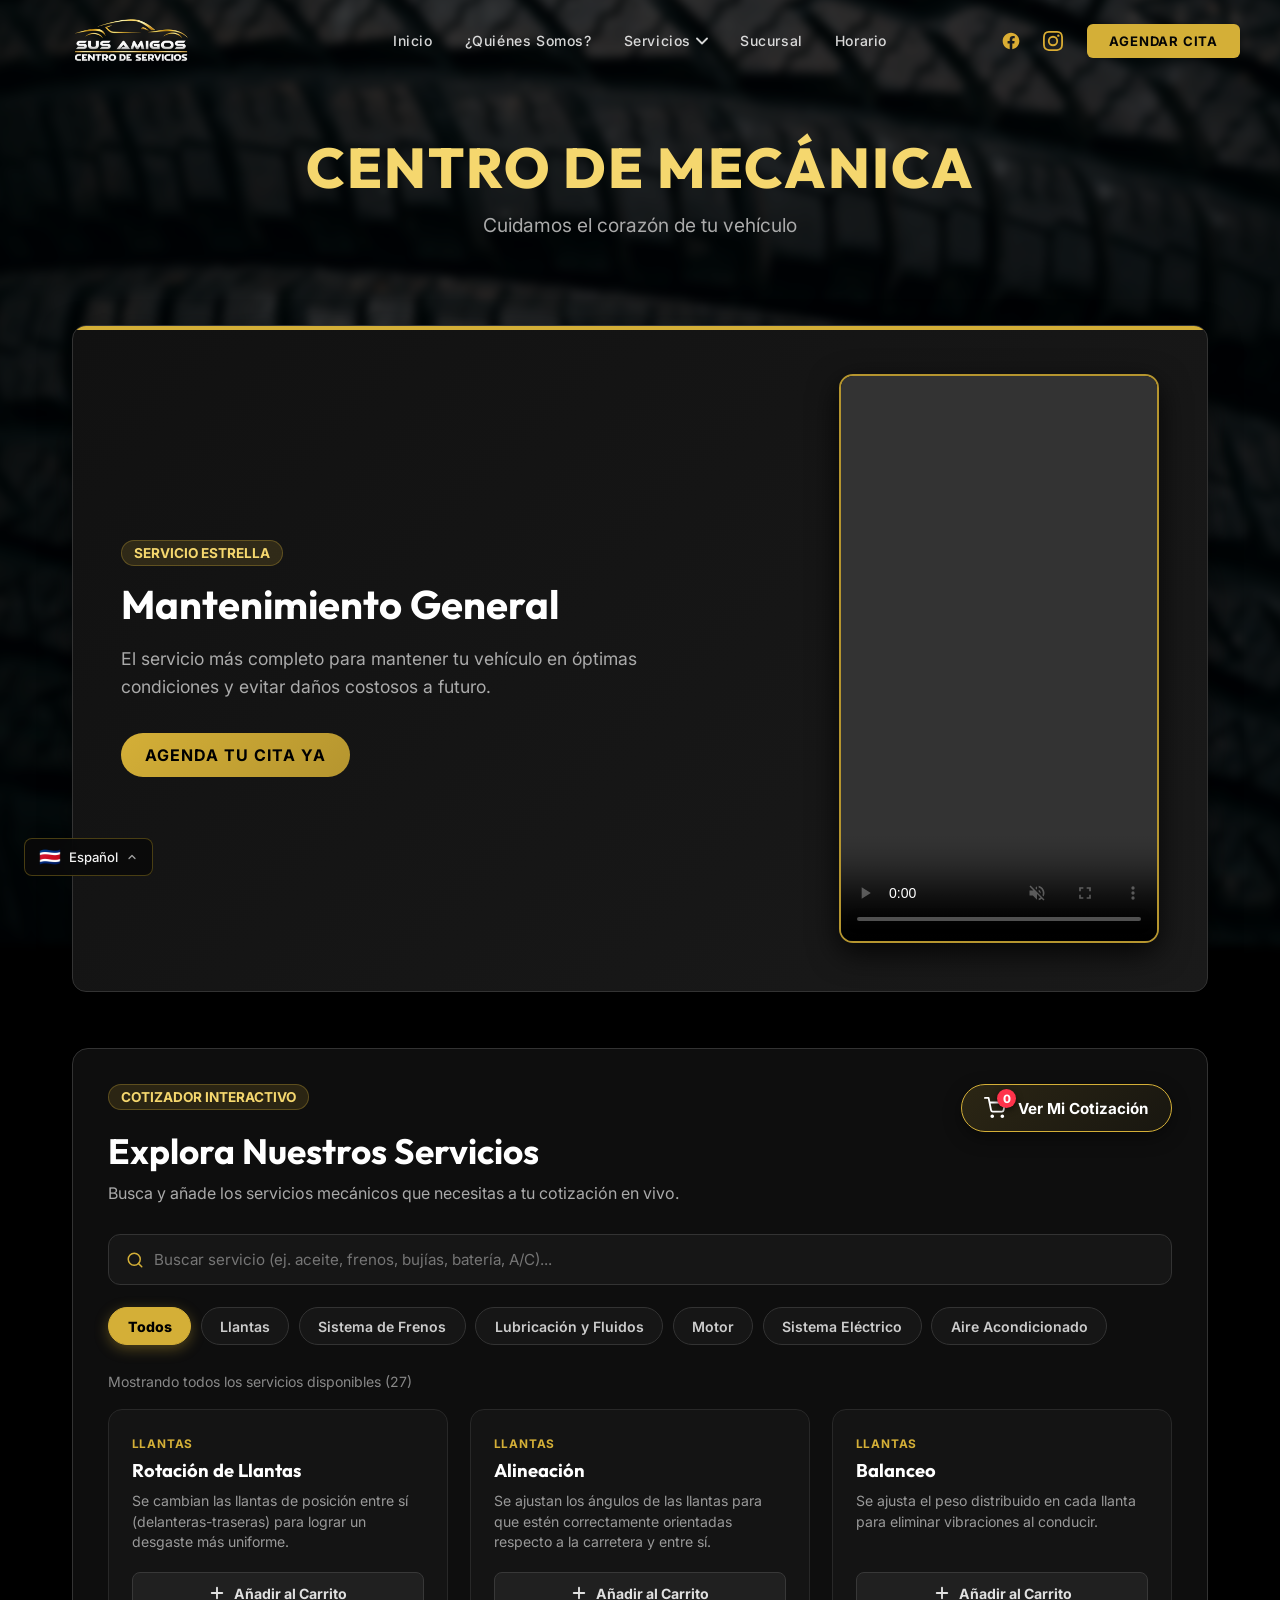
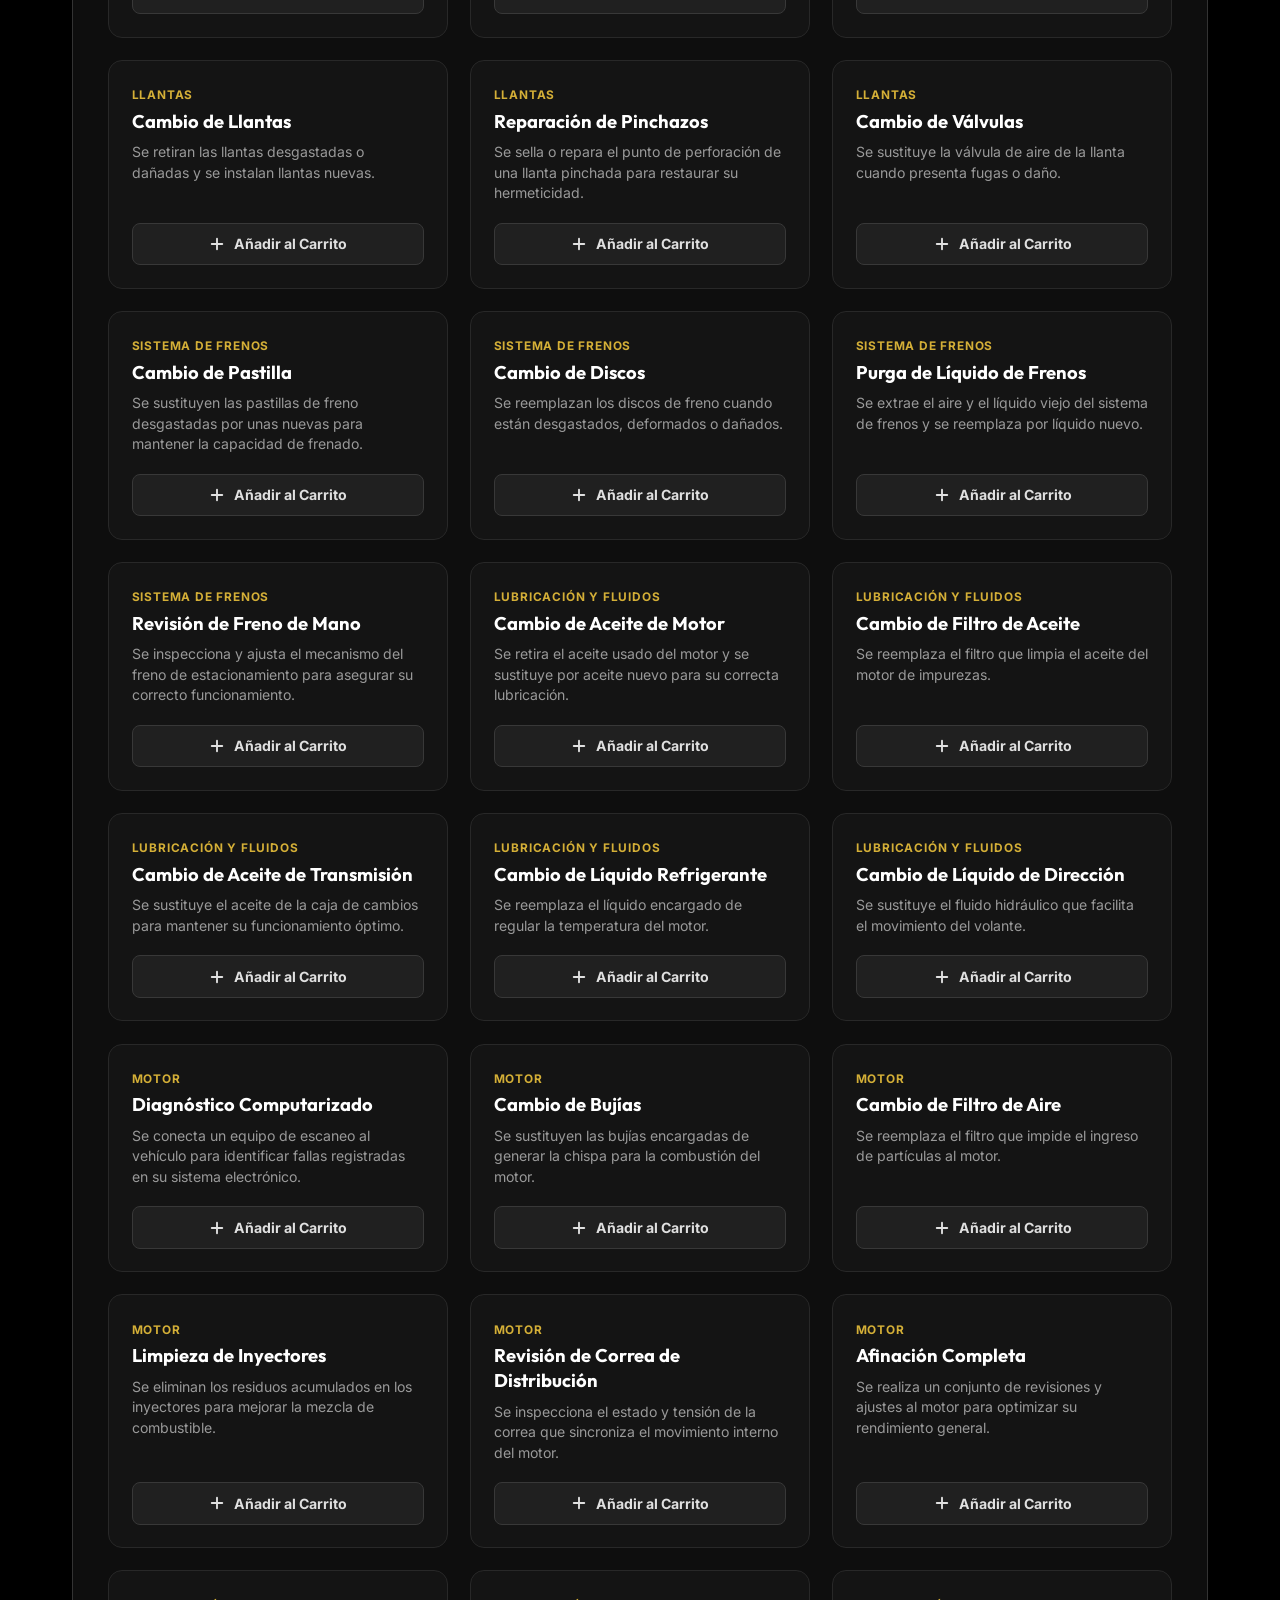
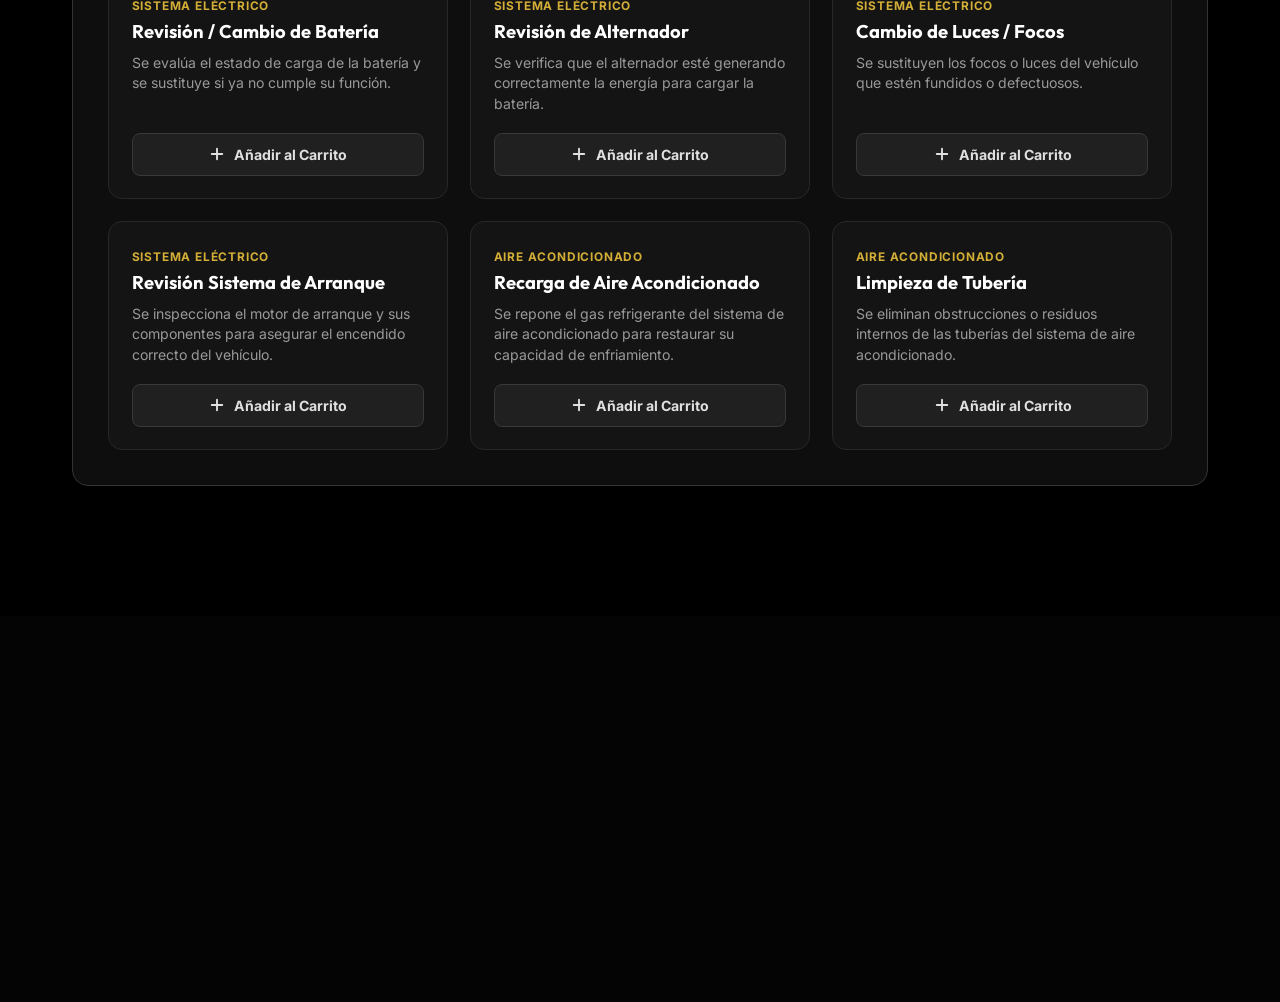
<file: servicios/mecanica/index.html>
<!DOCTYPE html>
<html lang="es">

<head>
    <meta charset="UTF-8">
    <meta name="viewport" content="width=device-width, initial-scale=1.0">
    <title>Sus Amigos – Mecánica</title>
    <link rel="icon" type="image/png" href="/images/Logos/favicon.png?v=2">
    <link rel="shortcut icon" href="/favicon.ico?v=2">
    <link rel="apple-touch-icon" href="/images/Logos/apple-touch-icon.png?v=2">
    <!-- Preconnect a CDN de fuentes -->
    <link rel="preconnect" href="https://fonts.googleapis.com">
    <link rel="preconnect" href="https://fonts.gstatic.com" crossorigin>
    
    <link rel="preload" as="style" href="https://fonts.googleapis.com/css2?family=Outfit:wght@300;400;600;700;800&family=Inter:wght@300;400;500;600&display=swap">
    <link rel="stylesheet" href="https://fonts.googleapis.com/css2?family=Outfit:wght@300;400;600;700;800&family=Inter:wght@300;400;500;600&display=swap" media="print" onload="this.media='all'">
    <noscript>
        <link rel="stylesheet" href="https://fonts.googleapis.com/css2?family=Outfit:wght@300;400;600;700;800&family=Inter:wght@300;400;500;600&display=swap">
    </noscript>

    <link rel="stylesheet" href="/main/styles.min.css?v=19">
    <link rel="stylesheet" href="/servicios/mecanica/style.min.css?v=4">
    <style>
        body {
            background-color: #000;
            color: #fff;
            min-height: 150vh; /* Para permitir scroll y ver el cambio del navbar */
            margin: 0;
            padding-top: 100px;
        }
        .service-title {
            text-align: center;
            font-family: 'Outfit', sans-serif;
            font-size: 3rem;
            margin-top: 50px;
        }
    </style>
</head>

<body>
    <!-- ===== NAVBAR ===== -->
    <nav class="navbar" id="navbar" role="navigation" aria-label="Navegación principal">
        <div class="navbar-inner">

            <!-- IZQUIERDA: Logo -->
            <div class="navbar-left">
                <a href="#" data-target="inicio" class="navbar-logo-link" aria-label="Sus Amigos – Inicio">
                    <img src="/images/Logos/SusAmigosLogotipo.webp" alt="Sus Amigos Logo" class="navbar-logo" width="160" height="90" fetchpriority="high">
                </a>
            </div>

            <!-- CENTRO: Menú de navegación -->
            <ul class="navbar-menu" id="navbar-menu" role="menubar">
                <li role="none"><a href="#" data-target="inicio" class="nav-link" role="menuitem" data-es="Inicio" data-en="Home">Inicio</a></li>
                <li role="none"><a href="#" data-target="about" class="nav-link" role="menuitem" data-es="¿Quiénes Somos?" data-en="About Us">¿Quiénes Somos?</a></li>

                <!-- Dropdown Servicios -->
                <li class="nav-item--dropdown" role="none">
                    <button class="nav-link nav-link--dropdown" aria-haspopup="true" aria-expanded="false"
                        id="servicios-btn" role="menuitem">
                        <span data-es="Servicios" data-en="Services">Servicios</span>
                        <svg class="dropdown-arrow" width="12" height="8" viewBox="0 0 12 8" fill="none"
                            aria-hidden="true">
                            <path d="M1 1.5L6 6.5L11 1.5" stroke="currentColor" stroke-width="1.8"
                                stroke-linecap="round" stroke-linejoin="round" />
                        </svg>
                    </button>
                    <ul class="dropdown-menu" id="dropdown-menu" role="menu" aria-labelledby="servicios-btn">
                        <li role="none"><a href="#" data-page="detailing" class="dropdown-item" role="menuitem" data-es="Detailing" data-en="Detailing">Detailing</a></li>
                        <li role="none"><a href="#" data-page="mecanica" class="dropdown-item" role="menuitem" data-es="Mecánica" data-en="Mechanics">Mecánica</a></li>
                        <li role="none"><a href="#" data-page="domicilio" class="dropdown-item" role="menuitem" data-es="Servicio a domicilio" data-en="Home Service">Servicio a domicilio</a></li>
                        <li role="none"><a href="#" data-page="promociones" class="dropdown-item" role="menuitem" data-es="Promociones" data-en="Promotions">Promociones</a></li>
                    </ul>
                </li>

                <li role="none"><a href="#" data-target="sucursal" class="nav-link" role="menuitem" data-es="Sucursal" data-en="Location">Sucursal</a></li>
                <li role="none"><a href="#" data-target="horario" class="nav-link" role="menuitem" data-es="Horario" data-en="Hours">Horario</a></li>

            </ul>

            <!-- DERECHA: Redes + CTA -->
            <div class="navbar-right">
                <a href="https://www.facebook.com/SusAmigos.DetailersCenter" target="_blank" rel="noopener noreferrer"
                    class="nav-social-btn" id="nav-facebook" aria-label="Facebook">
                    <img src="/images/Iconos/facebook.svg" alt="Facebook" class="nav-social-icon" width="24" height="24">
                </a>
                <a href="https://www.instagram.com/susamigos.centrodeservicios/" target="_blank"
                    rel="noopener noreferrer" class="nav-social-btn" id="nav-instagram" aria-label="Instagram">
                    <img src="/images/Iconos/instagram.svg" alt="Instagram" class="nav-social-icon" width="24" height="24">
                </a>
                <a href="#" data-target="contacto" class="nav-cta" id="nav-cta" data-es="Agendar Cita" data-en="Book Appointment">Agendar Cita</a>

                <!-- Hamburguesa (móvil) -->
                <button class="hamburger" id="hamburger" aria-label="Abrir menú" aria-expanded="false"
                    aria-controls="mobile-menu">
                    <span class="hamburger-line"></span>
                    <span class="hamburger-line"></span>
                    <span class="hamburger-line"></span>
                </button>
            </div>

        </div>
    </nav>

    <!-- ===== MENÚ MÓVIL ===== -->
    <div class="mobile-overlay" id="mobile-overlay" aria-hidden="true"></div>
    <aside class="mobile-menu" id="mobile-menu" aria-label="Menú móvil" aria-hidden="true">
        <button class="mobile-menu__close" id="mobile-close" aria-label="Cerrar menú">
            <svg width="24" height="24" viewBox="0 0 24 24" fill="none" stroke="currentColor" stroke-width="2"
                stroke-linecap="round" stroke-linejoin="round">
                <line x1="18" y1="6" x2="6" y2="18" />
                <line x1="6" y1="6" x2="18" y2="18" />
            </svg>
        </button>
        <nav class="mobile-menu__nav">
            <a href="#" data-target="inicio" class="mobile-link" data-es="Inicio" data-en="Home">Inicio</a>
            <a href="#" data-target="about" class="mobile-link" data-es="¿Quiénes Somos?" data-en="About Us">¿Quiénes Somos?</a>
            <div class="mobile-link mobile-link--parent" data-es="Servicios" data-en="Services">Servicios</div>
            <div class="mobile-submenu">
                <a href="#" data-page="detailing" class="mobile-sublink" data-es="Detailing" data-en="Detailing">Detailing</a>
                <a href="#" data-page="mecanica" class="mobile-sublink" data-es="Mecánica" data-en="Mechanics">Mecánica</a>
                <a href="#" data-page="domicilio" class="mobile-sublink" data-es="Servicio a domicilio" data-en="Home Service">Servicio a domicilio</a>
                <a href="#" data-page="promociones" class="mobile-sublink" data-es="Promociones" data-en="Promotions">Promociones</a>
            </div>
            <a href="#" data-target="sucursal" class="mobile-link" data-es="Sucursal" data-en="Location">Sucursal</a>
            <a href="#" data-target="horario" class="mobile-link" data-es="Horario" data-en="Hours">Horario</a>

            <a href="#" data-target="contacto" class="mobile-cta" data-es="Agendar Cita" data-en="Book Appointment">Agendar Cita</a>
        </nav>
    </aside>

    <!-- Contenedor general para toda la sección -->
    <main class="mecanica-container">
        
        <!-- HEADER / TÍTULO -->
        <header class="mecanica-header">
            <h1 class="service-title-gold" data-es="Centro de Mecánica" data-en="Mechanics Center">Centro de Mecánica</h1>
            <p class="mecanica-subtitle" data-es="Cuidamos el corazón de tu vehículo" data-en="We take care of the heart of your vehicle">Cuidamos el corazón de tu vehículo</p>
        </header>

        <!-- SERVICIO ESTRELLA -->
        <section class="mecanica-hero">
            <div class="hero-content">
                <span class="hero-badge" data-es="Servicio Estrella" data-en="Star Service">Servicio Estrella</span>
                <h2 data-es="Mantenimiento General" data-en="General Maintenance">Mantenimiento General</h2>
                <p data-es="El servicio más completo para mantener tu vehículo en óptimas condiciones y evitar daños costosos a futuro." data-en="The most complete service to keep your vehicle in optimal condition and prevent costly future damages.">El servicio más completo para mantener tu vehículo en óptimas condiciones y evitar daños costosos a futuro.</p>
                <button class="btn-gold" id="btn-agendar-hero" data-es="Agenda tu cita ya" data-en="Book your appointment now">Agenda tu cita ya</button>
            </div>
            <div class="hero-image">
                <video controls muted playsinline preload="metadata" class="hero-video">
                    <source src="/videos/video11.mp4" type="video/mp4">
                    Tu navegador no soporta el elemento de video.
                </video>
            </div>
        </section>

        <!-- CATÁLOGO Y COTIZADOR ESTILO TIENDA ONLINE -->
        <section class="mecanica-catalog" id="mecanica-catalog">
            <div class="catalog-header-bar">
                <div class="catalog-title-group">
                    <span class="hero-badge" data-es="Cotizador Interactivo" data-en="Interactive Quoter">Cotizador Interactivo</span>
                    <h3 class="catalog-main-title" data-es="Explora Nuestros Servicios" data-en="Explore Our Services">Explora Nuestros Servicios</h3>
                    <p class="catalog-subtitle" data-es="Busca y añade los servicios mecánicos que necesitas a tu cotización en vivo." data-en="Search and add the mechanical services you need to your live quote.">Busca y añade los servicios mecánicos que necesitas a tu cotización en vivo.</p>
                </div>
                
                <!-- BOTÓN CARRITO EN BARRA -->
                <button type="button" class="catalog-cart-btn" id="btn-open-cart" aria-label="Ver servicios agregados">
                    <div class="cart-btn-icon-wrap">
                        <svg width="22" height="22" viewBox="0 0 24 24" fill="none" stroke="currentColor" stroke-width="2" stroke-linecap="round" stroke-linejoin="round">
                            <circle cx="9" cy="21" r="1"></circle>
                            <circle cx="20" cy="21" r="1"></circle>
                            <path d="M1 1h4l2.68 13.39a2 2 0 0 0 2 1.61h9.72a2 2 0 0 0 2-1.61L23 6H6"></path>
                        </svg>
                        <span class="cart-badge-count" id="cart-badge-count">0</span>
                    </div>
                    <span class="cart-btn-text" data-es="Ver Mi Cotización" data-en="View My Quote">Ver Mi Cotización</span>
                </button>
            </div>

            <!-- CONTROLES: BÚSQUEDA Y FILTROS -->
            <div class="catalog-controls">
                <div class="catalog-search-wrap">
                    <svg class="search-icon" width="18" height="18" viewBox="0 0 24 24" fill="none" stroke="currentColor" stroke-width="2" stroke-linecap="round" stroke-linejoin="round">
                        <circle cx="11" cy="11" r="8"></circle>
                        <line x1="21" y1="21" x2="16.65" y2="16.65"></line>
                    </svg>
                    <input type="text" id="mecanica-search-input" class="catalog-search-input" placeholder="Buscar servicio (ej. aceite, frenos, bujías, batería, A/C)..." data-placeholder-es="Buscar servicio (ej. aceite, frenos, bujías, batería, A/C)..." data-placeholder-en="Search service (e.g. oil, brakes, spark plugs, battery, A/C)..." autocomplete="off">
                    <button type="button" id="catalog-search-clear" class="catalog-search-clear" aria-label="Limpiar búsqueda" style="display:none;">&times;</button>
                </div>

                <!-- FILTROS DE CATEGORÍAS -->
                <div class="catalog-filter-pills" id="catalog-filter-pills">
                    <button type="button" class="filter-pill active" data-category="all" data-es="Todos" data-en="All">Todos</button>
                    <button type="button" class="filter-pill" data-category="llantas" data-es="Llantas" data-en="Tires">Llantas</button>
                    <button type="button" class="filter-pill" data-category="frenos" data-es="Sistema de Frenos" data-en="Brake System">Sistema de Frenos</button>
                    <button type="button" class="filter-pill" data-category="lubricacion" data-es="Lubricación y Fluidos" data-en="Lubrication & Fluids">Lubricación y Fluidos</button>
                    <button type="button" class="filter-pill" data-category="motor" data-es="Motor" data-en="Engine">Motor</button>
                    <button type="button" class="filter-pill" data-category="electrico" data-es="Sistema Eléctrico" data-en="Electrical System">Sistema Eléctrico</button>
                    <button type="button" class="filter-pill" data-category="ac" data-es="Aire Acondicionado" data-en="Air Conditioning">Aire Acondicionado</button>
                </div>
            </div>

            <!-- ENCABEZADO DE RESULTADOS -->
            <div class="catalog-results-info">
                <span id="catalog-results-count">Mostrando todos los servicios</span>
            </div>
            
            <!-- CUADRÍCULA DE SERVICIOS -->
            <div class="catalog-grid" id="catalog-grid">
                <!-- Tarjetas de servicios generadas dinámicamente -->
            </div>
        </section>
    </main>

    <!-- BOTÓN FLOTANTE DEL CARRITO -->
    <button class="btn-floating-agendar" id="btn-floating-agendar" style="display: none;" aria-label="Ver cotización">
        <div class="floating-icon-wrap">
            <svg width="22" height="22" viewBox="0 0 24 24" fill="none" stroke="currentColor" stroke-width="2" stroke-linecap="round" stroke-linejoin="round">
                <circle cx="9" cy="21" r="1"></circle>
                <circle cx="20" cy="21" r="1"></circle>
                <path d="M1 1h4l2.68 13.39a2 2 0 0 0 2 1.61h9.72a2 2 0 0 0 2-1.61L23 6H6"></path>
            </svg>
            <span class="agendar-count" id="agendar-count">0</span>
        </div>
        <span class="floating-btn-text" data-es="Ver Cotización" data-en="View Quote">Ver Cotización</span>
    </button>

    <!-- VENTANA MODAL DEL CARRITO / COTIZACIÓN -->
    <div class="cart-modal-overlay" id="cart-modal-overlay" aria-hidden="true">
        <div class="cart-modal-backdrop" id="cart-modal-backdrop"></div>
        <div class="cart-modal-card">
            <div class="cart-modal-header">
                <div class="cart-modal-title-group">
                    <div class="cart-modal-icon">
                        <svg width="22" height="22" viewBox="0 0 24 24" fill="none" stroke="#f0c14b" stroke-width="2" stroke-linecap="round" stroke-linejoin="round">
                            <circle cx="9" cy="21" r="1"></circle>
                            <circle cx="20" cy="21" r="1"></circle>
                            <path d="M1 1h4l2.68 13.39a2 2 0 0 0 2 1.61h9.72a2 2 0 0 0 2-1.61L23 6H6"></path>
                        </svg>
                    </div>
                    <div>
                        <h3 class="cart-modal-title" data-es="Servicios para Cotizar" data-en="Services to Quote">Servicios para Cotizar</h3>
                        <p class="cart-modal-subtitle" id="cart-modal-subtitle">0 servicios seleccionados</p>
                    </div>
                </div>
                <button type="button" class="cart-modal-close" id="cart-modal-close" aria-label="Cerrar ventana">&times;</button>
            </div>

            <div class="cart-modal-body" id="cart-modal-body">
                <!-- Items agregados o estado vacío -->
            </div>

            <div class="cart-modal-footer">
                <button type="button" class="cart-clear-btn" id="btn-clear-cart" data-es="Vaciar Lista" data-en="Clear List">Vaciar Lista</button>
                <button type="button" class="cart-checkout-btn" id="btn-checkout-cart">
                    <span data-es="Continuar a Agendar Cita" data-en="Continue to Book Appointment">Continuar a Agendar Cita</span>
                    <svg width="18" height="18" viewBox="0 0 24 24" fill="none" stroke="currentColor" stroke-width="2.5"><polyline points="9 18 15 12 9 6"></polyline></svg>
                </button>
            </div>
        </div>
    </div>

    <!-- MODAL DE ALERTA PERSONALIZADO -->
    <div class="custom-alert-modal" id="custom-alert-modal" aria-hidden="true">
        <div class="custom-alert-backdrop" id="custom-alert-backdrop"></div>
        <div class="custom-alert-card">
            <div class="custom-alert-icon">
                <svg width="30" height="30" viewBox="0 0 24 24" fill="none" stroke="#f0c14b" stroke-width="2.5" stroke-linecap="round" stroke-linejoin="round">
                    <circle cx="12" cy="12" r="10"></circle>
                    <line x1="12" y1="8" x2="12" y2="12"></line>
                    <line x1="12" y1="16" x2="12.01" y2="16"></line>
                </svg>
            </div>
            <h4 class="custom-alert-title" id="custom-alert-title">Atención</h4>
            <p class="custom-alert-message" id="custom-alert-message">Mensaje de alerta</p>
            <button type="button" class="custom-alert-btn" id="custom-alert-btn">OK</button>
        </div>
    </div>

    <!-- MODAL CALENDARIO PARA DÍA AGENDADO -->
    <div class="calendar-modal" id="calendar-modal" aria-hidden="true">
        <div class="calendar-modal-backdrop" id="calendar-backdrop"></div>
        <div class="calendar-modal-content">
            <div class="calendar-modal-header">
                <h4 class="calendar-title" id="calendar-month-year"></h4>
                <div class="calendar-nav-btns">
                    <button type="button" class="calendar-nav-btn" id="cal-prev" aria-label="Mes anterior">
                        <svg width="18" height="18" viewBox="0 0 24 24" fill="none" stroke="currentColor" stroke-width="2.5" stroke-linecap="round" stroke-linejoin="round">
                            <polyline points="15 18 9 12 15 6"></polyline>
                        </svg>
                    </button>
                    <button type="button" class="calendar-nav-btn" id="cal-next" aria-label="Mes siguiente">
                        <svg width="18" height="18" viewBox="0 0 24 24" fill="none" stroke="currentColor" stroke-width="2.5" stroke-linecap="round" stroke-linejoin="round">
                            <polyline points="9 18 15 12 9 6"></polyline>
                        </svg>
                    </button>
                    <button type="button" class="calendar-close-btn" id="cal-close" aria-label="Cerrar">
                        <svg width="18" height="18" viewBox="0 0 24 24" fill="none" stroke="currentColor" stroke-width="2.5" stroke-linecap="round" stroke-linejoin="round">
                            <line x1="18" y1="6" x2="6" y2="18"></line>
                            <line x1="6" y1="6" x2="18" y2="18"></line>
                        </svg>
                    </button>
                </div>
            </div>
            <div class="calendar-weekdays">
                <span class="cal-weekday cal-sun" data-es="Dom" data-en="Sun">Dom</span>
                <span class="cal-weekday" data-es="Lun" data-en="Mon">Lun</span>
                <span class="cal-weekday" data-es="Mar" data-en="Tue">Mar</span>
                <span class="cal-weekday" data-es="Mié" data-en="Wed">Mié</span>
                <span class="cal-weekday" data-es="Jue" data-en="Thu">Jue</span>
                <span class="cal-weekday" data-es="Vie" data-en="Fri">Vie</span>
                <span class="cal-weekday" data-es="Sáb" data-en="Sat">Sáb</span>
            </div>
            <div class="calendar-days-grid" id="calendar-days-grid">
                <!-- Días generados por JS -->
            </div>
            <div class="calendar-legend">
                <span class="cal-legend-item"><span class="cal-dot cal-dot--disabled"></span> <span data-es="Domingos cerrados" data-en="Sundays closed">Domingos cerrados</span></span>
                <span class="cal-legend-item"><span class="cal-dot cal-dot--available"></span> <span data-es="Disponible" data-en="Available">Disponible</span></span>
            </div>
        </div>
    </div>

    <!-- MODAL DE AGENDAMIENTO -->
    <div class="modal-overlay" id="appointment-modal">
        <div class="modal-box">
            <button class="modal-close" id="modal-close" aria-label="Cerrar modal">&times;</button>
            <h3 class="modal-title" id="modal-title" data-es="Agendar Servicios de Mecánica" data-en="Book Mechanical Services">Agendar Servicios de Mecánica</h3>
            <p class="modal-subtitle" data-es="Completa tus datos y selecciona fecha y hora para tu cita." data-en="Complete your details and select date and time for your appointment.">Completa tus datos y selecciona fecha y hora para tu cita.</p>
            
            <form class="appointment-form" id="appointment-form">
                <div class="form-group">
                    <label data-es="Nombre Completo" data-en="Full Name">Nombre Completo</label>
                    <input type="text" id="client-name" class="custom-input" placeholder="Tu nombre y apellidos" data-placeholder-es="Tu nombre y apellidos" data-placeholder-en="Your full name" required>
                </div>

                <div class="form-group">
                    <label data-es="Correo Electrónico" data-en="Email Address">Correo Electrónico</label>
                    <input type="email" id="client-email" class="custom-input" placeholder="ejemplo@correo.com" data-placeholder-es="ejemplo@correo.com" data-placeholder-en="example@email.com" required>
                </div>
                
                <div class="form-group">
                    <label data-es="Vehículo (Marca y Modelo)" data-en="Vehicle (Make & Model)">Vehículo (Marca y Modelo)</label>
                    <input type="text" id="client-vehicle" class="custom-input" placeholder="Ej. Toyota Corolla / Hyundai Tucson" data-placeholder-es="Ej. Toyota Corolla / Hyundai Tucson" data-placeholder-en="E.g. Toyota Corolla / Hyundai Tucson" required>
                </div>

                <div class="form-group">
                    <label data-es="Año del Vehículo" data-en="Vehicle Year">Año del Vehículo</label>
                    <input type="number" id="client-year" class="custom-input" placeholder="Ej. 2020" data-placeholder-es="Ej. 2020" data-placeholder-en="E.g. 2020" required>
                </div>

                <div class="form-group">
                    <label data-es="Selecciona el Día" data-en="Select Date">Selecciona el Día</label>
                    <div class="date-scroll-container" id="date-scroll-container">
                        <!-- Generado por JS -->
                    </div>
                </div>

                <div class="form-group">
                    <label data-es="Selecciona la Hora" data-en="Select Time">Selecciona la Hora</label>
                    <div class="time-grid" id="time-grid">
                        <label class="time-btn">
                            <input type="radio" name="client_time" value="07:00 AM">
                            <span>07:00 AM</span>
                        </label>
                        <label class="time-btn">
                            <input type="radio" name="client_time" value="08:00 AM">
                            <span>08:00 AM</span>
                        </label>
                        <label class="time-btn">
                            <input type="radio" name="client_time" value="09:00 AM">
                            <span>09:00 AM</span>
                        </label>
                        <label class="time-btn">
                            <input type="radio" name="client_time" value="10:00 AM">
                            <span>10:00 AM</span>
                        </label>
                        <label class="time-btn">
                            <input type="radio" name="client_time" value="11:00 AM">
                            <span>11:00 AM</span>
                        </label>
                        <label class="time-btn">
                            <input type="radio" name="client_time" value="12:00 PM">
                            <span>12:00 PM</span>
                        </label>
                        <label class="time-btn">
                            <input type="radio" name="client_time" value="01:00 PM">
                            <span>01:00 PM</span>
                        </label>
                        <label class="time-btn">
                            <input type="radio" name="client_time" value="02:00 PM">
                            <span>02:00 PM</span>
                        </label>
                    </div>
                </div>

                <button type="submit" class="btn-gold btn-submit-modal" data-es="Solicitar Cita por WhatsApp" data-en="Request Appointment via WhatsApp">Solicitar Cita por WhatsApp</button>
            </form>
        </div>
    </div>

    <!-- ===== LANGUAGE SWITCHER ===== -->
    <div class="lang-switcher" id="lang-switcher">
        <button class="lang-btn" id="lang-btn" aria-label="Cambiar idioma" aria-expanded="false">
            <span class="lang-btn__flag" id="lang-flag">🇨🇷</span>
            <span class="lang-btn__name" id="lang-name">Español</span>
            <svg class="lang-btn__chevron" width="12" height="12" viewBox="0 0 24 24" fill="none" stroke="currentColor" stroke-width="2.5" stroke-linecap="round" stroke-linejoin="round" aria-hidden="true"><path d="M18 15l-6-6-6 6"/></svg>
        </button>
        <div class="lang-dropdown" id="lang-dropdown" role="listbox">
            <button class="lang-option lang-option--active" data-lang="es" role="option">
                <span>🇨🇷</span> Español
            </button>
            <button class="lang-option" data-lang="en" role="option">
                <span>🇺🇸</span> English
            </button>
        </div>
    </div>

    <!-- ===== FOOTER ===== -->
    <footer class="site-footer">
        <div class="footer-main-row">
            <div class="footer-brand">
                <a href="#" data-target="inicio" aria-label="Ir al inicio">
                <img src="/images/Logos/SusAmigosLogotipo.webp" alt="Sus Amigos Logo" class="footer-logo" width="160" height="90" loading="lazy">
            </a>
            </div>
            <div class="footer-grid">
                <div class="footer-col">
                    <a href="https://wa.me/50670491753?text=Hola,%20vengo%20del%20sitio%20web,%20quisiera%20m%C3%A1s%20informaci%C3%B3n" target="_blank" rel="noopener noreferrer" class="footer-icon-link">
                        <svg viewBox="0 0 24 24" width="32" height="32" fill="currentColor"><path d="M12.031 6.172c-3.181 0-5.767 2.586-5.768 5.766-.001 1.298.38 2.27 1.019 3.287l-.582 2.128 2.182-.573c.978.58 1.911.928 3.145.929 3.178 0 5.767-2.587 5.768-5.766.001-3.187-2.575-5.77-5.764-5.771zm3.392 8.244c-.144.405-.837.774-1.17.824-.299.045-.677.063-1.092-.069-.252-.08-.575-.187-.988-.365-1.739-.751-2.874-2.502-2.961-2.617-.087-.116-.708-.94-.708-1.793s.448-1.273.607-1.446c.159-.173.346-.217.462-.217l.332.006c.106.005.249-.04.39.298.144.347.491 1.2.534 1.287.043.087.072.188.014.304-.058.116-.087.188-.173.289l-.26.304c-.087.086-.177.18-.076.354.101.174.449.741.964 1.201.662.591 1.221.774 1.394.86s.274.072.376-.043c.101-.116.433-.506.549-.68.116-.173.231-.145.39-.087s1.011.477 1.184.564.289.13.332.202c.045.072.045.419-.1.824zm-3.423-14.416c-6.627 0-12 5.373-12 12s5.373 12 12 12 12-5.373 12-12-5.373-12-12-12zm.029 18.88c-1.161 0-2.305-.292-3.318-.844l-3.677.964.984-3.595c-.607-1.052-.927-2.246-.926-3.468.001-3.825 3.113-6.937 6.937-6.937 3.825 0 6.938 3.112 6.938 6.937 0 3.825-3.113 6.938-6.938 6.938z"/></svg>
                    </a>
                    <strong>(506) 7049-1753</strong>
                    <span>WhatsApp</span>
                </div>
                <div class="footer-col">
                    <span class="footer-icon-link">
                        <svg viewBox="0 0 24 24" width="32" height="32" fill="currentColor"><path d="M12 2C8.13 2 5 5.13 5 9c0 5.25 7 13 7 13s7-7.75 7-13c0-3.87-3.13-7-7-7zm0 9.5c-1.38 0-2.5-1.12-2.5-2.5s1.12-2.5 2.5-2.5 2.5 1.12 2.5 2.5-1.12 2.5-2.5 2.5z"/></svg>
                    </span>
                    <strong>Taras, Cartago</strong>
                    <span data-es="V3J8+84, Provincia de Cartago" data-en="V3J8+84, Cartago Province">V3J8+84, Provincia de Cartago</span>
                </div>
                <div class="footer-col">
                    <span class="footer-icon-link">
                        <svg viewBox="0 0 24 24" width="32" height="32" fill="currentColor"><path d="M20 4H4c-1.1 0-1.99.9-1.99 2L2 18c0 1.1.9 2 2 2h16c1.1 0 2-.9 2-2V6c0-1.1-.9-2-2-2zm0 4l-8 5-8-5V6l8 5 8-5v2z"/></svg>
                    </span>
                    <a href="mailto:info@susamigoscentrodeservicios.com" class="footer-icon-link"><strong>info@susamigoscentrodeservicios.com</strong></a>
                    <span data-es="Correo Electrónico" data-en="Email Address">Correo Electrónico</span>
                </div>
                <div class="footer-col">
                    <span class="footer-icon-link">
                        <svg viewBox="0 0 24 24" width="32" height="32" fill="currentColor"><path d="M11.99 2C6.47 2 2 6.48 2 12s4.47 10 9.99 10C17.52 22 22 17.52 22 12S17.52 2 11.99 2zM12 20c-4.42 0-8-3.58-8-8s3.58-8 8-8 8 3.58 8 8-3.58 8-8 8zm.5-13H11v6l5.25 3.15.75-1.23-4.5-2.67z"/></svg>
                    </span>
                    <strong data-es="Abierto Lunes a Sábado:" data-en="Open Monday to Saturday:">Abierto Lunes a Sábado:</strong>
                    <span data-es="07:00 am - 05:00 pm" data-en="07:00 AM - 05:00 PM">07:00 am - 05:00 pm</span>
                </div>
            </div>
        </div>
        <div class="footer-slogan-bar">
            <p class="footer-slogan" data-es="Cuidamos tu auto como si fuera nuestro. ¡El mejor servicio garantizado!" data-en="We care for your car as if it were our own. Best service guaranteed!">Cuidamos tu auto como si fuera nuestro. ¡El mejor servicio garantizado!</p>
        </div>
        <div class="footer-bottom-links">
            <a href="#" data-target="about" data-es="🔗 ¿Quiénes Somos?" data-en="🔗 About Us">🔗 ¿Quiénes Somos?</a>
            <a href="#" data-target="sucursal" data-es="🔗 Ubicación" data-en="🔗 Location">🔗 Ubicación</a>
            <a href="#" data-page="detailing" data-es="🔗 Detailing" data-en="🔗 Detailing">🔗 Detailing</a>
            <a href="#" data-page="mecanica" data-es="🔗 Mecánica" data-en="🔗 Mechanics">🔗 Mecánica</a>
            <a href="#" data-page="domicilio" data-es="🔗 Servicio a domicilio" data-en="🔗 Home Service">🔗 Servicio a domicilio</a>
            <a href="#" data-page="promociones" data-es="🔗 Promociones" data-en="🔗 Promotions">🔗 Promociones</a>
        </div>
    </footer>

    <script src="/main/script.min.js?v=3" defer></script>
    <script src="/servicios/mecanica/main.min.js?v=3" defer></script>
</body>
</html>
</file>
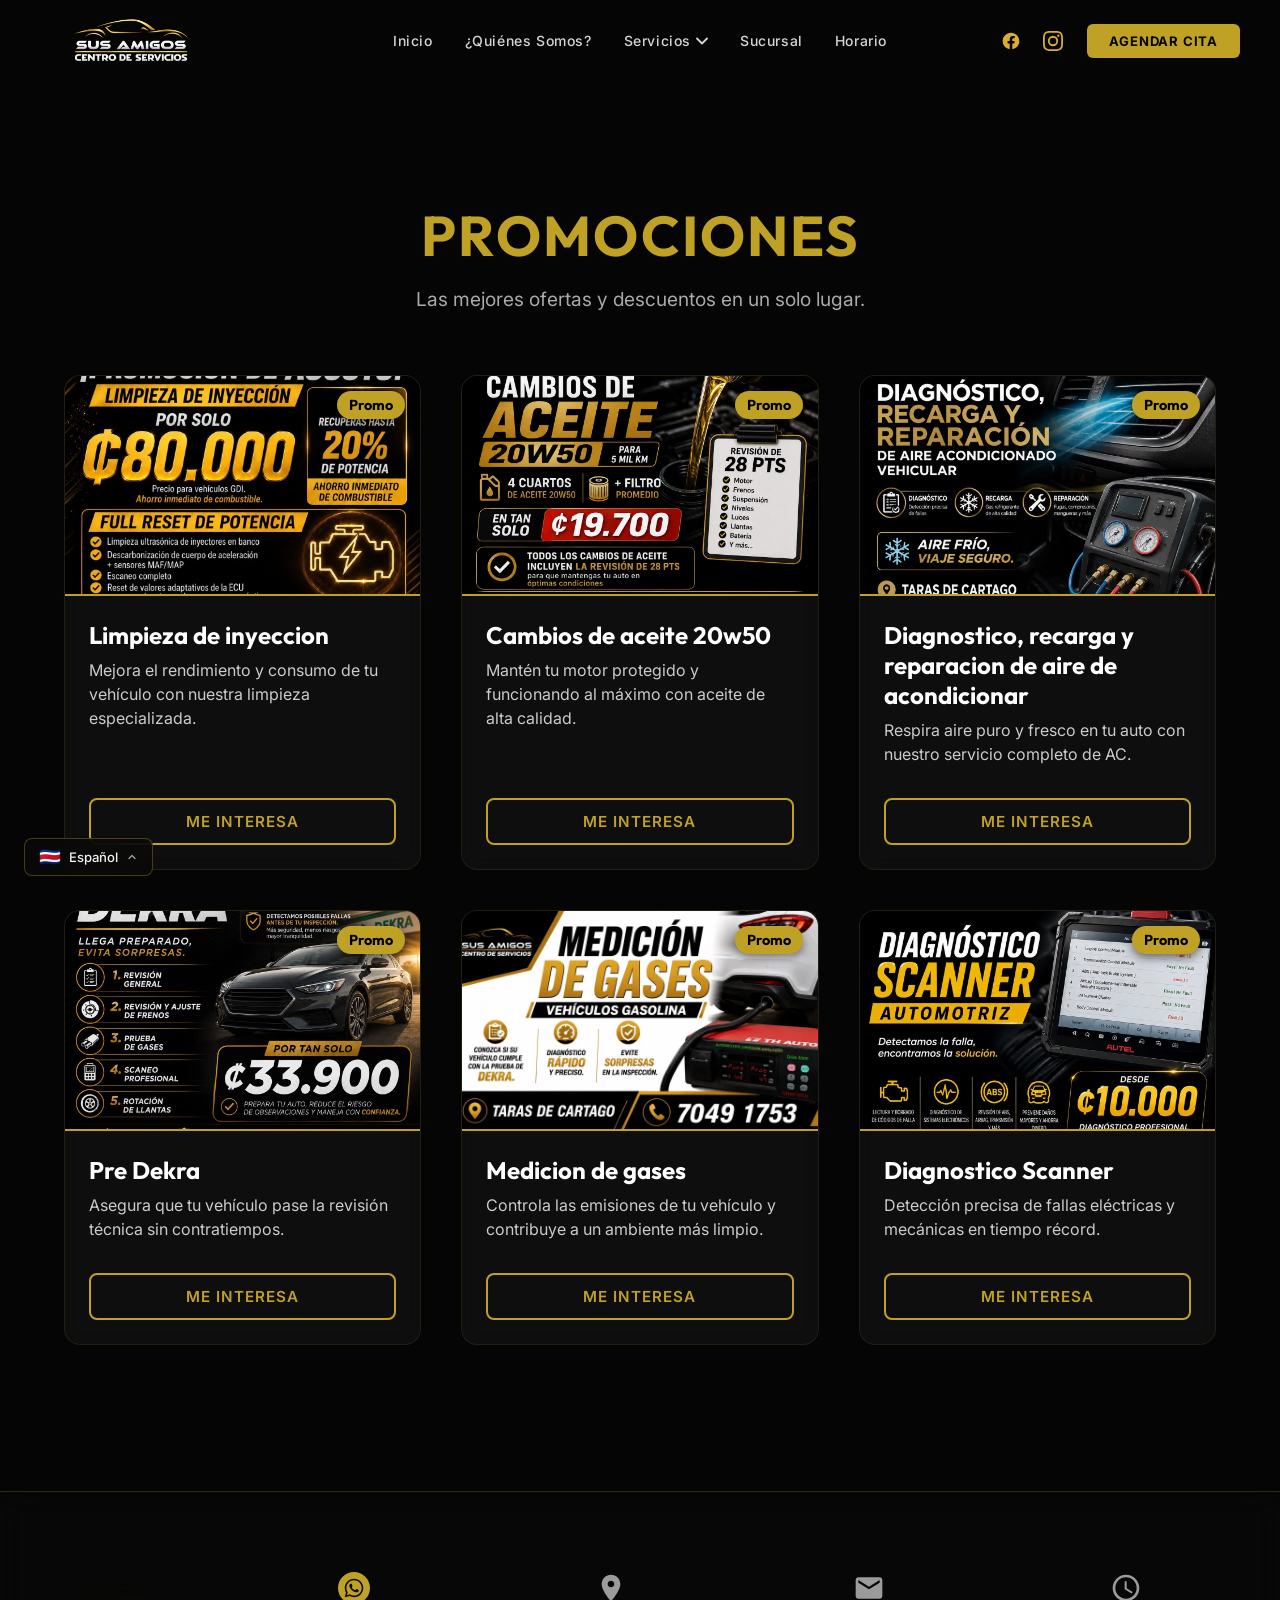
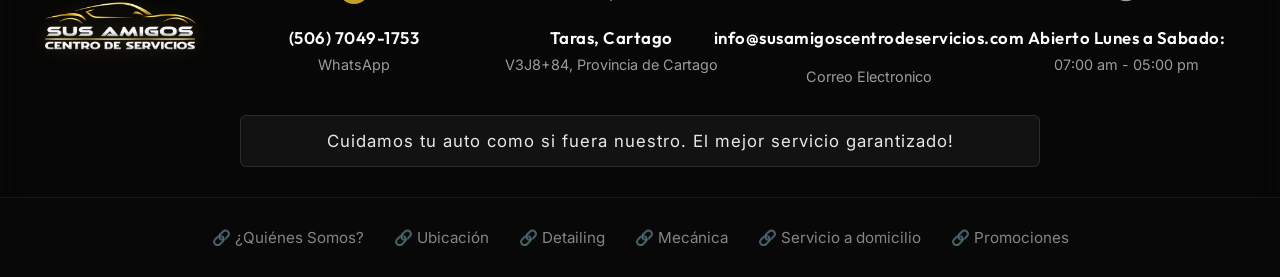
<file: servicios/promociones/index.html>
<!DOCTYPE html>
<html lang="es">
<head>
    <meta charset="UTF-8">
    <meta name="viewport" content="width=device-width, initial-scale=1.0">
    <title>Sus Amigos – Promociones</title>
    <link rel="icon" type="image/png" href="/images/Logos/favicon.png?v=2">
    <link rel="shortcut icon" href="/favicon.ico?v=2">
    <link rel="apple-touch-icon" href="/images/Logos/apple-touch-icon.png?v=2">
    <!-- Preconnect a CDN de fuentes -->
    <link rel="preconnect" href="https://fonts.googleapis.com">
    <link rel="preconnect" href="https://fonts.gstatic.com" crossorigin>
    
    <link rel="preload" as="style" href="https://fonts.googleapis.com/css2?family=Outfit:wght@300;400;600;700;800&family=Inter:wght@300;400;500;600&display=swap">
    <link rel="stylesheet" href="https://fonts.googleapis.com/css2?family=Outfit:wght@300;400;600;700;800&family=Inter:wght@300;400;500;600&display=swap" media="print" onload="this.media='all'">
    <noscript>
        <link rel="stylesheet" href="https://fonts.googleapis.com/css2?family=Outfit:wght@300;400;600;700;800&family=Inter:wght@300;400;500;600&display=swap">
    </noscript>

    <link rel="stylesheet" href="/main/styles.min.css?v=19">
    <link rel="stylesheet" href="/servicios/promociones/style.min.css?v=2">
    <style>
        body {
            color: #fff;
            min-height: 100vh;
            margin: 0;
            padding-top: 100px;
            display: flex;
            flex-direction: column;
        }
    </style>
</head>
<body>
<nav class="navbar" id="navbar" role="navigation" aria-label="Navegación principal">
        <div class="navbar-inner">

            <!-- IZQUIERDA: Logo -->
            <div class="navbar-left">
                <a href="#" data-target="inicio" class="navbar-logo-link" aria-label="Sus Amigos – Inicio">
                    <img src="/images/Logos/SusAmigosLogotipo.webp" alt="Sus Amigos Logo" class="navbar-logo" width="160" height="90">
                </a>
            </div>

            <!-- CENTRO: Menú de navegación -->
            <ul class="navbar-menu" id="navbar-menu" role="menubar">
                <li role="none"><a href="#" data-target="inicio" class="nav-link" role="menuitem">Inicio</a></li>
                <li role="none"><a href="#" data-target="about" class="nav-link" role="menuitem">¿Quiénes Somos?</a></li>

                <!-- Dropdown Servicios -->
                <li class="nav-item--dropdown" role="none">
                    <button class="nav-link nav-link--dropdown" aria-haspopup="true" aria-expanded="false"
                        id="servicios-btn" role="menuitem">
                        Servicios
                        <svg class="dropdown-arrow" width="12" height="8" viewBox="0 0 12 8" fill="none"
                            aria-hidden="true">
                            <path d="M1 1.5L6 6.5L11 1.5" stroke="currentColor" stroke-width="1.8"
                                stroke-linecap="round" stroke-linejoin="round" />
                        </svg>
                    </button>
                    <ul class="dropdown-menu" id="dropdown-menu" role="menu" aria-labelledby="servicios-btn">
                        <li role="none"><a href="#" data-page="detailing" class="dropdown-item" role="menuitem">Detailing</a></li>
                        <li role="none"><a href="#" data-page="mecanica" class="dropdown-item" role="menuitem">Mecánica</a></li>
                        <li role="none"><a href="#" data-page="domicilio" class="dropdown-item" role="menuitem">Servicio a domicilio</a></li>
                        <li role="none"><a href="#" data-page="promociones" class="dropdown-item" role="menuitem">Promociones</a></li>
                    </ul>
                </li>

                <li role="none"><a href="#" data-target="sucursal" class="nav-link" role="menuitem">Sucursal</a></li>
                <li role="none"><a href="#" data-target="horario" class="nav-link" role="menuitem">Horario</a></li>

            </ul>

            <!-- DERECHA: Redes + CTA -->
            <div class="navbar-right">
                <a href="https://www.facebook.com/SusAmigos.DetailersCenter" target="_blank" rel="noopener noreferrer"
                    class="nav-social-btn" id="nav-facebook" aria-label="Facebook">
                    <img src="/images/Iconos/facebook.svg" alt="Facebook" class="nav-social-icon" width="24" height="24">
                </a>
                <a href="https://www.instagram.com/susamigos.centrodeservicios/" target="_blank"
                    rel="noopener noreferrer" class="nav-social-btn" id="nav-instagram" aria-label="Instagram">
                    <img src="/images/Iconos/instagram.svg" alt="Instagram" class="nav-social-icon" width="24" height="24">
                </a>
                <a href="#" data-target="contacto" class="nav-cta" id="nav-cta">Agendar Cita</a>

                <!-- Hamburguesa (móvil) -->
                <button class="hamburger" id="hamburger" aria-label="Abrir menú" aria-expanded="false"
                    aria-controls="mobile-menu">
                    <span class="hamburger-line"></span>
                    <span class="hamburger-line"></span>
                    <span class="hamburger-line"></span>
                </button>
            </div>

        </div>
    </nav>

    <!-- ===== MENÚ MÓVIL ===== -->
    <div class="mobile-overlay" id="mobile-overlay" aria-hidden="true"></div>
    <aside class="mobile-menu" id="mobile-menu" aria-label="Menú móvil" aria-hidden="true">
        <button class="mobile-menu__close" id="mobile-close" aria-label="Cerrar menú">
            <svg width="24" height="24" viewBox="0 0 24 24" fill="none" stroke="currentColor" stroke-width="2"
                stroke-linecap="round" stroke-linejoin="round">
                <line x1="18" y1="6" x2="6" y2="18" />
                <line x1="6" y1="6" x2="18" y2="18" />
            </svg>
        </button>
        <nav class="mobile-menu__nav">
            <a href="#" data-target="inicio" class="mobile-link">Inicio</a>
            <a href="#" data-target="about" class="mobile-link">¿Quiénes Somos?</a>
            <div class="mobile-link mobile-link--parent">Servicios</div>
            <div class="mobile-submenu">
                <a href="#" data-page="detailing" class="mobile-sublink">Detailing</a>
                <a href="#" data-page="mecanica" class="mobile-sublink">Mecánica</a>
                <a href="#" data-page="domicilio" class="mobile-sublink">Servicio a domicilio</a>
                <a href="#" data-page="promociones" class="mobile-sublink">Promociones</a>
            </div>
            <a href="#" data-target="sucursal" class="mobile-link">Sucursal</a>
            <a href="#" data-target="horario" class="mobile-link">Horario</a>

            <a href="#" data-target="contacto" class="mobile-cta">Agendar Cita</a>
        </nav>
    </aside>
    
        <main class="promociones-container">
        <div class="promociones-header">
            <h1 class="promociones-title">Promociones</h1>
            <p class="promociones-subtitle">Las mejores ofertas y descuentos en un solo lugar.</p>
        </div>
        
        <div class="promos-grid" id="promos-grid">
            <article class="promo-card hidden-element">
                <div class="promo-image" style="background-image: url('/images/Promociones/promocion01.webp');">
                    <span class="promo-badge">Promo</span>
                </div>
                <div class="promo-content">
                    <h3 class="promo-title">Limpieza de inyeccion</h3>
                    <p class="promo-desc">Mejora el rendimiento y consumo de tu vehículo con nuestra limpieza especializada.</p>
                    <a href="https://wa.me/50670491753?text=Hola,%20me%20interesa%20la%20promoción:%20Limpieza%20de%20inyeccion" target="_blank" class="btn-me-interesa">Me interesa</a>
                </div>
            </article>
            <article class="promo-card hidden-element">
                <div class="promo-image" style="background-image: url('/images/Promociones/promocion02.webp');">
                    <span class="promo-badge">Promo</span>
                </div>
                <div class="promo-content">
                    <h3 class="promo-title">Cambios de aceite 20w50</h3>
                    <p class="promo-desc">Mantén tu motor protegido y funcionando al máximo con aceite de alta calidad.</p>
                    <a href="https://wa.me/50670491753?text=Hola,%20me%20interesa%20la%20promoción:%20Cambios%20de%20aceite%2020w50" target="_blank" class="btn-me-interesa">Me interesa</a>
                </div>
            </article>
            <article class="promo-card hidden-element">
                <div class="promo-image" style="background-image: url('/images/Promociones/promocion03.webp');">
                    <span class="promo-badge">Promo</span>
                </div>
                <div class="promo-content">
                    <h3 class="promo-title">Diagnostico, recarga y reparacion de aire de acondicionar</h3>
                    <p class="promo-desc">Respira aire puro y fresco en tu auto con nuestro servicio completo de AC.</p>
                    <a href="https://wa.me/50670491753?text=Hola,%20me%20interesa%20la%20promoción:%20Diagnostico,%20recarga%20y%20reparacion%20de%20aire%20de%20acondicionar" target="_blank" class="btn-me-interesa">Me interesa</a>
                </div>
            </article>
            <article class="promo-card hidden-element">
                <div class="promo-image" style="background-image: url('/images/Promociones/promocion04.webp');">
                    <span class="promo-badge">Promo</span>
                </div>
                <div class="promo-content">
                    <h3 class="promo-title">Pre Dekra</h3>
                    <p class="promo-desc">Asegura que tu vehículo pase la revisión técnica sin contratiempos.</p>
                    <a href="https://wa.me/50670491753?text=Hola,%20me%20interesa%20la%20promoción:%20Pre%20Dekra" target="_blank" class="btn-me-interesa">Me interesa</a>
                </div>
            </article>
            <article class="promo-card hidden-element">
                <div class="promo-image" style="background-image: url('/images/Promociones/promocion05.webp');">
                    <span class="promo-badge">Promo</span>
                </div>
                <div class="promo-content">
                    <h3 class="promo-title">Medicion de gases</h3>
                    <p class="promo-desc">Controla las emisiones de tu vehículo y contribuye a un ambiente más limpio.</p>
                    <a href="https://wa.me/50670491753?text=Hola,%20me%20interesa%20la%20promoción:%20Medicion%20de%20gases" target="_blank" class="btn-me-interesa">Me interesa</a>
                </div>
            </article>
            <article class="promo-card hidden-element">
                <div class="promo-image" style="background-image: url('/images/Promociones/promocion06.webp');">
                    <span class="promo-badge">Promo</span>
                </div>
                <div class="promo-content">
                    <h3 class="promo-title">Diagnostico Scanner</h3>
                    <p class="promo-desc">Detección precisa de fallas eléctricas y mecánicas en tiempo récord.</p>
                    <a href="https://wa.me/50670491753?text=Hola,%20me%20interesa%20la%20promoción:%20Diagnostico%20Scanner" target="_blank" class="btn-me-interesa">Me interesa</a>
                </div>
            </article>
        </div>

        <!-- MODAL DE IMAGEN -->
        <div id="image-modal" class="image-modal">
            <span class="close-modal">&times;</span>
            <img class="modal-content" id="modal-img">
        </div>
    </main><!-- ===== LANGUAGE SWITCHER ===== -->
    <div class="lang-switcher" id="lang-switcher">
        <button class="lang-btn" id="lang-btn" aria-label="Cambiar idioma" aria-expanded="false">
            <span class="lang-btn__flag" id="lang-flag">🇨🇷</span>
            <span class="lang-btn__name" id="lang-name">Español</span>
            <svg class="lang-btn__chevron" width="12" height="12" viewBox="0 0 24 24" fill="none" stroke="currentColor" stroke-width="2.5" stroke-linecap="round" stroke-linejoin="round" aria-hidden="true"><path d="M18 15l-6-6-6 6"/></svg>
        </button>
        <div class="lang-dropdown" id="lang-dropdown" role="listbox">
            <button class="lang-option lang-option--active" data-lang="es" role="option">
                <span>🇨🇷</span> Español
            </button>
            <button class="lang-option" data-lang="en" role="option">
                <span>🇺🇸</span> English
            </button>
        </div>
    </div>

    <script src="/main/script.min.js"></script>
    <script src="/servicios/promociones/main.js"></script>
    <!-- ===== FOOTER ===== -->
    <footer class="site-footer">
        <div class="footer-main-row">
            <div class="footer-brand">
                <a href="#" data-target="inicio" aria-label="Ir al inicio">
                <img src="/images/Logos/SusAmigosLogotipo.webp" alt="Sus Amigos Logo" class="footer-logo" width="160" height="90" loading="lazy">
            </a>
            </div>
            <div class="footer-grid">
                <div class="footer-col">
                    <a href="https://wa.me/50670491753?text=Hola,%20vengo%20del%20sitio%20web,%20quisiera%20m%C3%A1s%20informaci%C3%B3n" target="_blank" rel="noopener noreferrer" class="footer-icon-link">
                        <svg viewBox="0 0 24 24" width="32" height="32" fill="currentColor"><path d="M12.031 6.172c-3.181 0-5.767 2.586-5.768 5.766-.001 1.298.38 2.27 1.019 3.287l-.582 2.128 2.182-.573c.978.58 1.911.928 3.145.929 3.178 0 5.767-2.587 5.768-5.766.001-3.187-2.575-5.77-5.764-5.771zm3.392 8.244c-.144.405-.837.774-1.17.824-.299.045-.677.063-1.092-.069-.252-.08-.575-.187-.988-.365-1.739-.751-2.874-2.502-2.961-2.617-.087-.116-.708-.94-.708-1.793s.448-1.273.607-1.446c.159-.173.346-.217.462-.217l.332.006c.106.005.249-.04.39.298.144.347.491 1.2.534 1.287.043.087.072.188.014.304-.058.116-.087.188-.173.289l-.26.304c-.087.086-.177.18-.076.354.101.174.449.741.964 1.201.662.591 1.221.774 1.394.86s.274.072.376-.043c.101-.116.433-.506.549-.68.116-.173.231-.145.39-.087s1.011.477 1.184.564.289.13.332.202c.045.072.045.419-.1.824zm-3.423-14.416c-6.627 0-12 5.373-12 12s5.373 12 12 12 12-5.373 12-12-5.373-12-12-12zm.029 18.88c-1.161 0-2.305-.292-3.318-.844l-3.677.964.984-3.595c-.607-1.052-.927-2.246-.926-3.468.001-3.825 3.113-6.937 6.937-6.937 3.825 0 6.938 3.112 6.938 6.937 0 3.825-3.113 6.938-6.938 6.938z"/></svg>
                    </a>
                    <strong>(506) 7049-1753</strong>
                    <span>WhatsApp</span>
                </div>
                <div class="footer-col">
                    <span class="footer-icon-link">
                        <svg viewBox="0 0 24 24" width="32" height="32" fill="currentColor"><path d="M12 2C8.13 2 5 5.13 5 9c0 5.25 7 13 7 13s7-7.75 7-13c0-3.87-3.13-7-7-7zm0 9.5c-1.38 0-2.5-1.12-2.5-2.5s1.12-2.5 2.5-2.5 2.5 1.12 2.5 2.5-1.12 2.5-2.5 2.5z"/></svg>
                    </span>
                    <strong>Taras, Cartago</strong>
                    <span>V3J8+84, Provincia de Cartago</span>
                </div>
                <div class="footer-col">
                    <span class="footer-icon-link">
                        <svg viewBox="0 0 24 24" width="32" height="32" fill="currentColor"><path d="M20 4H4c-1.1 0-1.99.9-1.99 2L2 18c0 1.1.9 2 2 2h16c1.1 0 2-.9 2-2V6c0-1.1-.9-2-2-2zm0 4l-8 5-8-5V6l8 5 8-5v2z"/></svg>
                    </span>
                    <a href="mailto:info@susamigoscentrodeservicios.com" class="footer-icon-link"><strong>info@susamigoscentrodeservicios.com</strong></a>
                    <span>Correo Electronico</span>
                </div>
                <div class="footer-col">
                    <span class="footer-icon-link">
                        <svg viewBox="0 0 24 24" width="32" height="32" fill="currentColor"><path d="M11.99 2C6.47 2 2 6.48 2 12s4.47 10 9.99 10C17.52 22 22 17.52 22 12S17.52 2 11.99 2zM12 20c-4.42 0-8-3.58-8-8s3.58-8 8-8 8 3.58 8 8-3.58 8-8 8zm.5-13H11v6l5.25 3.15.75-1.23-4.5-2.67z"/></svg>
                    </span>
                    <strong>Abierto Lunes a Sabado:</strong>
                    <span>07:00 am - 05:00 pm</span>
                </div>
            </div>
        </div>
        <div class="footer-slogan-bar">
            <p class="footer-slogan">Cuidamos tu auto como si fuera nuestro. El mejor servicio garantizado!</p>
        </div>
                <div class="footer-bottom-links">
            <a href="#" data-target="about">🔗 ¿Quiénes Somos?</a>
            <a href="#" data-target="sucursal">🔗 Ubicación</a>
            <a href="#" data-page="detailing">🔗 Detailing</a>
            <a href="#" data-page="mecanica">🔗 Mecánica</a>
            <a href="#" data-page="domicilio">🔗 Servicio a domicilio</a>
            <a href="#" data-page="promociones">🔗 Promociones</a>
        </div>
    </footer>

    <script src="/main/script.min.js?v=3" defer></script>
</body>
</html>
</file>
<file: main/styles.min.css>
:root{--gold:#BFA125;--gold-light:#D9BA40;--gold-dark:#7A6510;--black:#050505;--white:#F2F2F2;--gray:#BAB7B1;--nav-height:82px;--nav-height-scrolled:82px;--transition:300ms cubic-bezier(0.4,0,0.2,1)}*,*::before,*::after{margin:0;padding:0;box-sizing:border-box}body,html{background-color:var(--black);color:var(--white);font-family:'Inter',sans-serif;overflow-x:hidden}a{text-decoration:none;color:inherit}ul{list-style:none}button{font-family:inherit;cursor:pointer}.navbar{position:fixed;top:0;left:0;width:100%;height:var(--nav-height);z-index:1000;background:transparent;backdrop-filter:none;-webkit-backdrop-filter:none;box-shadow:none;border-bottom:1px solid transparent;transition:background var(--transition),backdrop-filter var(--transition),height var(--transition),box-shadow var(--transition),border-color var(--transition)}.navbar--scrolled{background:rgba(5,5,5,0.92);backdrop-filter:blur(18px);-webkit-backdrop-filter:blur(18px);height:var(--nav-height-scrolled);box-shadow:0 4px 32px rgba(0,0,0,0.45);border-bottom-color:rgba(191,161,37,0.15)}.navbar-inner{max-width:1400px;margin:0 auto;height:100%;padding:0 40px;display:grid;grid-template-columns:1fr auto 1fr;align-items:center;gap:32px}.navbar-left{display:flex;align-items:center;margin-left:10%}.navbar-logo-link{display:inline-flex}.navbar-logo{height:80px;width:auto;object-fit:contain;display:block;transition:height var(--transition)}.navbar--scrolled .navbar-logo{height:70px}.navbar-menu{display:flex;align-items:center;gap:4px}.nav-link{position:relative;display:inline-flex;align-items:center;gap:5px;padding:8px 14px;font-size:0.875rem;font-weight:500;letter-spacing:0.6px;color:rgba(242,242,242,0.88);background:none;border:none;transition:color var(--transition);white-space:nowrap}.nav-link::after{content:'';position:absolute;bottom:2px;left:50%;transform:translateX(-50%) scaleX(0);width:calc(100% - 28px);height:1.5px;background:var(--gold);border-radius:2px;transition:transform 250ms cubic-bezier(0.4,0,0.2,1)}.nav-link:hover,.nav-link:focus-visible{color:var(--gold-light);outline:none}.nav-link:hover::after,.nav-link:focus-visible::after{transform:translateX(-50%) scaleX(1)}.dropdown-arrow{transition:transform 250ms ease;flex-shrink:0}.nav-item--dropdown:hover .dropdown-arrow,.nav-item--dropdown.is-open .dropdown-arrow{transform:rotate(180deg)}.nav-item--dropdown{position:relative}.dropdown-menu{position:absolute;top:calc(100% + 12px);left:50%;transform:translateX(-50%) translateY(-6px);min-width:200px;background:#0a0a0a;border:1px solid rgba(191,161,37,0.18);border-radius:10px;box-shadow:0 16px 48px rgba(0,0,0,0.6);padding:8px 0;opacity:0;visibility:hidden;pointer-events:none;transition:opacity 250ms ease,transform 250ms ease,visibility 250ms ease}.nav-item--dropdown:hover .dropdown-menu,.nav-item--dropdown.is-open .dropdown-menu{opacity:1;visibility:visible;pointer-events:auto;transform:translateX(-50%) translateY(0)}.dropdown-item{display:block;padding:11px 22px;font-size:0.85rem;font-weight:400;color:var(--gray);letter-spacing:0.4px;transition:color 200ms ease,padding-left 200ms ease}.dropdown-item:hover{color:var(--gold-light);padding-left:28px}.dropdown-menu li:not(:last-child) .dropdown-item{border-bottom:1px solid rgba(255,255,255,0.04)}.navbar-right{display:flex;align-items:center;justify-content:flex-end;gap:6px}.nav-social-btn{display:inline-flex;align-items:center;justify-content:center;width:36px;height:36px;border-radius:50%;transition:background 200ms ease,transform 200ms ease}.nav-social-btn:hover{background:rgba(191,161,37,0.12);transform:scale(1.1)}.nav-social-icon{width:20px;height:20px;object-fit:contain;filter:brightness(0) saturate(100%) invert(68%) sepia(55%) saturate(500%) hue-rotate(5deg) brightness(90%);transition:filter 200ms ease}.nav-social-btn:hover .nav-social-icon{filter:brightness(0) saturate(100%) invert(78%) sepia(55%) saturate(600%) hue-rotate(5deg) brightness(105%)}.nav-cta{display:inline-flex;align-items:center;margin-left:10px;padding:9px 22px;background:var(--gold);color:var(--black);font-size:0.82rem;font-weight:700;letter-spacing:0.8px;text-transform:uppercase;border-radius:6px;transition:background 250ms ease,transform 250ms ease,box-shadow 250ms ease;white-space:nowrap}.nav-cta:hover{background:var(--gold-light);transform:scale(1.04);box-shadow:0 4px 20px rgba(191,161,37,0.35)}.hamburger{display:none;flex-direction:column;gap:5px;width:36px;height:36px;align-items:center;justify-content:center;background:none;border:none;padding:4px;border-radius:6px;transition:background 200ms ease}.hamburger:hover{background:rgba(255,255,255,0.06)}.hamburger-line{display:block;width:22px;height:1.5px;background:var(--white);border-radius:2px;transition:transform 300ms ease,opacity 300ms ease,width 300ms ease}.hamburger.is-open .hamburger-line:nth-child(1){transform:translateY(6.5px) rotate(45deg)}.hamburger.is-open .hamburger-line:nth-child(2){opacity:0;width:0}.hamburger.is-open .hamburger-line:nth-child(3){transform:translateY(-6.5px) rotate(-45deg)}.mobile-overlay{position:fixed;inset:0;background:rgba(0,0,0,0.6);backdrop-filter:blur(4px);z-index:1100;opacity:0;visibility:hidden;transition:opacity 300ms ease,visibility 300ms ease}.mobile-overlay.is-open{opacity:1;visibility:visible}.mobile-menu{position:fixed;top:0;right:0;width:75%;max-width:340px;height:100%;background:#070707;border-left:1px solid rgba(191,161,37,0.15);z-index:1200;transform:translateX(100%);transition:transform 350ms cubic-bezier(0.4,0,0.2,1);overflow-y:auto;padding:28px 28px 40px}.mobile-menu.is-open{transform:translateX(0)}.mobile-menu__close{display:flex;align-items:center;justify-content:center;width:40px;height:40px;background:none;border:1px solid rgba(255,255,255,0.1);border-radius:8px;color:var(--white);margin-bottom:36px;transition:border-color 200ms ease,background 200ms ease}.mobile-menu__close:hover{border-color:var(--gold);background:rgba(191,161,37,0.08)}.mobile-menu__nav{display:flex;flex-direction:column;gap:4px}.mobile-link{display:block;padding:13px 8px;font-size:1rem;font-weight:500;color:rgba(242,242,242,0.85);border-bottom:1px solid rgba(255,255,255,0.05);transition:color 200ms ease,padding-left 200ms ease;cursor:pointer}.mobile-link:hover,.mobile-link--parent{color:var(--white)}.mobile-link--parent{font-size:0.8rem;font-weight:600;letter-spacing:1.2px;text-transform:uppercase;color:var(--gold);padding-top:20px;border-bottom:none}.mobile-submenu{display:flex;flex-direction:column;padding-left:16px;border-left:2px solid rgba(191,161,37,0.3);margin-bottom:8px}.mobile-sublink{display:block;padding:10px 8px;font-size:0.9rem;color:var(--gray);border-bottom:1px solid rgba(255,255,255,0.04);transition:color 200ms ease}.mobile-sublink:hover{color:var(--gold-light)}.mobile-cta{display:block;margin-top:28px;padding:14px;background:var(--gold);color:var(--black);font-size:0.88rem;font-weight:700;letter-spacing:1px;text-transform:uppercase;text-align:center;border-radius:8px;transition:background 250ms ease}.mobile-cta:hover{background:var(--gold-light)}.hero-overlay{position:absolute;inset:0;background:linear-gradient(160deg,rgba(5,5,5,0.55) 0%,rgba(5,5,5,0.30) 40%,rgba(5,5,5,0.80) 100%);z-index:1}.hero-container{position:relative;height:100svh;height:100dvh;min-height:560px;width:100%;display:flex;flex-direction:column;justify-content:space-between;overflow:hidden;background-image:url('../images/FondoHero.webp');background-size:cover;background-position:center;background-repeat:no-repeat;padding-top:var(--nav-height)}.hero-top{position:relative;z-index:10;display:flex;align-items:flex-start;padding:60px 80px 0;width:100%;flex:1}.hero-left{display:flex;flex-direction:column;align-items:flex-start;text-align:left}.hero-headline{font-family:'Outfit',sans-serif;font-size:clamp(2.4rem,5vw,4.5rem);font-weight:900;line-height:1.1;color:var(--white);text-transform:uppercase;letter-spacing:-1px;text-align:left;animation:fadeUp 0.8s ease both;animation-delay:0.1s}.hero-headline__accent{color:var(--gold-light)}.hero-rotator{margin-top:15px;font-family:'Outfit',sans-serif;font-size:clamp(1.2rem,2.5vw,1.8rem);font-weight:600;color:var(--white);height:clamp(1.5rem,3vw,2.2rem);overflow:hidden;position:relative;display:flex;justify-content:flex-start;align-items:center;text-align:left;animation:fadeUp 0.8s ease both;animation-delay:0.2s}.rotator-window{height:100%;overflow:hidden;text-align:left}.rotator-list{list-style:none;padding:0;margin:0;text-align:left;transition:transform 0.6s cubic-bezier(0.22,1,0.36,1)}.rotator-list li{height:clamp(1.5rem,3vw,2.2rem);line-height:clamp(1.5rem,3vw,2.2rem);color:var(--gold-light);letter-spacing:2px;text-transform:uppercase;text-align:left}.hero-bottom{position:relative;z-index:10;display:flex;justify-content:flex-end;align-items:flex-end;padding:0 80px 40px;width:100%;text-align:right;animation:fadeUp 0.8s ease both;animation-delay:0.3s}.hero-right{display:flex;flex-direction:column;align-items:flex-end;text-align:right;gap:12px;max-width:550px}.hero-eyebrow{display:flex;flex-direction:column;align-items:flex-end;text-align:right;gap:4px}.hero-eyebrow__brand{font-family:'Outfit',sans-serif;font-size:0.88rem;font-weight:700;letter-spacing:4px;text-transform:uppercase;color:var(--gold-light);text-align:right}.hero-eyebrow__sub{font-family:'Inter',sans-serif;font-size:0.72rem;font-weight:400;letter-spacing:2.5px;text-transform:uppercase;color:rgba(242,242,242,0.6);text-align:right}.hero-subtitle{font-family:'Inter',sans-serif;font-size:clamp(0.85rem,1.4vw,0.98rem);font-weight:400;line-height:1.75;color:rgba(242,242,242,0.8);text-align:right;margin:0}@media (max-width:768px){.hero-container{height:100svh;height:100dvh;min-height:100svh;display:flex;flex-direction:column;justify-content:space-between;align-items:flex-start;text-align:left;padding-top:var(--nav-height);padding-bottom:0;background-position:65% center;overflow:hidden}.hero-top{padding:14px 20px 0;transform:none;flex:0 0 auto;display:flex;flex-direction:column;align-items:flex-start;justify-content:flex-start;text-align:left;width:100%}.hero-left{align-items:flex-start;text-align:left;width:100%}.hero-headline{font-size:clamp(1.85rem,7.8vw,2.45rem);line-height:1.08;text-align:left}.hero-rotator{margin-top:8px;font-size:clamp(1.05rem,4.2vw,1.3rem);height:clamp(1.3rem,4.8vw,1.6rem);display:flex;justify-content:flex-start;align-items:center;text-align:left;width:100%}.rotator-window{width:100%;text-align:left}.rotator-list{text-align:left}.rotator-list li{height:clamp(1.3rem,4.8vw,1.6rem);line-height:clamp(1.3rem,4.8vw,1.6rem);text-align:left}.hero-bottom{padding:0 20px max(50px,calc(env(safe-area-inset-bottom,0px) + 45px));justify-content:flex-start;align-items:flex-start;flex:0 0 auto;margin-top:auto;width:100%;text-align:left}.hero-right{align-items:flex-start;text-align:left;max-width:100%;margin:0;gap:6px}.hero-eyebrow{align-items:flex-start;text-align:left;gap:2px}.hero-eyebrow__brand{font-size:0.92rem;letter-spacing:2.5px;color:var(--gold-light);font-weight:800;text-align:left}.hero-eyebrow__sub{font-size:0.72rem;letter-spacing:1.2px;color:rgba(242,242,242,0.85);text-transform:uppercase;font-weight:500;text-align:left}.hero-subtitle{font-size:clamp(0.8rem,3.3vw,0.9rem);line-height:1.48;color:rgba(242,242,242,0.9);text-shadow:0 2px 8px rgba(0,0,0,0.85);text-align:left;margin:0;max-width:100%}}.services-3d{position:relative;width:100%;min-height:80vh;background:url('../images/Fondo/fondo1.webp') no-repeat center center / cover;display:flex;flex-direction:column;align-items:center;justify-content:center;overflow:hidden;padding:140px 20px 80px}.services-3d::before{content:"";position:absolute;top:0;left:0;right:0;bottom:0;background:rgba(15,15,15,0.5);backdrop-filter:blur(8px);-webkit-backdrop-filter:blur(8px);z-index:1}.carousel-header{text-align:center;margin-bottom:60px;z-index:3;position:relative}.carousel-header h2{font-family:'Outfit',sans-serif;color:#ffffff;font-size:clamp(1.8rem,3vw,2.8rem);margin-bottom:25px;line-height:1.3;font-weight:600}.btn-pill{background:#ffffff;color:#111111;border:none;padding:12px 35px;border-radius:50px;font-family:'Inter',sans-serif;font-weight:700;font-size:1.05rem;cursor:pointer;transition:transform 0.2s,background 0.2s,color 0.2s;box-shadow:0 4px 15px rgba(0,0,0,0.3)}.btn-pill:hover{transform:scale(1.05);background:var(--gold);color:#fff}.carousel-container{perspective:1200px;width:100%;max-width:1200px;height:700px;display:flex;justify-content:center;align-items:center;position:relative;z-index:2}.carousel-track{position:relative;width:100%;height:100%;display:flex;justify-content:center;align-items:center;transform-style:preserve-3d}.lamina{position:absolute;width:900px;height:600px;background:transparent;border:1px solid rgba(212,175,55,0.2);border-radius:16px;display:flex;flex-direction:row;align-items:stretch;padding:0;text-align:left;transition:transform 0.5s cubic-bezier(0.25,0.8,0.25,1),filter 0.5s ease-out,opacity 0.5s ease-out,box-shadow 0.5s;box-shadow:0 15px 30px rgba(0,0,0,0.8),0 0 20px rgba(212,175,55,0.05);user-select:none;will-change:transform,opacity,filter;cursor:grab;overflow:hidden}.lamina:active{cursor:grabbing}.card-img-wrapper{width:50%;height:100%;border-radius:0;overflow:hidden;margin-bottom:0;background:#111;display:flex;align-items:center;justify-content:center;position:relative}.carousel-video{width:100%;height:100%;object-fit:cover}.btn-escuchar{position:absolute;bottom:15px;right:15px;background-color:var(--gold);color:#000;border:none;padding:8px 16px;border-radius:30px;font-family:'Inter',sans-serif;font-weight:700;font-size:0.9rem;cursor:pointer;box-shadow:0 4px 10px rgba(0,0,0,0.5);display:flex;align-items:center;gap:5px;transition:transform 0.2s,background-color 0.2s;z-index:10}.btn-escuchar:hover{transform:scale(1.05);background-color:#ffd700}.card-img-wrapper img{width:100%;height:100%;object-fit:cover}.card-img-wrapper img.fallback-img{width:50%;height:auto;object-fit:contain;opacity:0.5}.card-content{width:50%;height:100%;padding:40px;display:flex;flex-direction:column;justify-content:center;background:#0d0d0d}.lamina h3{font-family:'Outfit',sans-serif;color:var(--gold-light);font-size:1.8rem;margin-bottom:15px;text-transform:uppercase;letter-spacing:1px}.lamina p{font-family:'Inter',sans-serif;color:rgba(255,255,255,0.8);font-size:0.95rem;line-height:1.6}.lamina.active{transform:translateX(0) scale(1) translateZ(0);z-index:5;opacity:1;filter:blur(0);border-color:var(--gold);box-shadow:0 15px 40px rgba(0,0,0,0.9),0 0 30px rgba(212,175,55,0.25)}.lamina.prev{transform:translateX(-55%) scale(0.85);z-index:4;opacity:0.6;filter:blur(4px)}.lamina.next{transform:translateX(55%) scale(0.85);z-index:4;opacity:0.6;filter:blur(4px)}.lamina.prev-far{transform:translateX(-95%) scale(0.7);z-index:3;opacity:0;pointer-events:none}.lamina.next-far{transform:translateX(95%) scale(0.7);z-index:3;opacity:0;pointer-events:none}.lamina.hidden{opacity:0;pointer-events:none;z-index:1}@media (max-width:900px){.services-3d{padding:100px 15px 60px;min-height:auto}.carousel-header{margin-bottom:30px}.carousel-header h2{font-size:1.6rem;margin-bottom:15px}.carousel-container{height:520px;max-width:100%}.lamina{width:320px;height:480px;flex-direction:column;border-radius:16px}.card-img-wrapper{width:100% !important;height:100% !important}.card-content{display:none !important}.carousel-video{width:100%;height:100%;object-fit:cover}.lamina.prev{transform:translateX(-70%) scale(0.8);opacity:0.4}.lamina.next{transform:translateX(70%) scale(0.8);opacity:0.4}.carousel-nav-pill{margin-top:25px}}@media (max-width:480px){.carousel-container{height:460px}.lamina{width:280px;height:440px}.lamina.prev{transform:translateX(-65%) scale(0.75)}.lamina.next{transform:translateX(65%) scale(0.75)}}.carousel-nav-pill{display:flex;align-items:center;gap:15px;margin-top:40px;z-index:3;background:#ffffff;padding:8px 24px;border-radius:50px;box-shadow:0 5px 15px rgba(0,0,0,0.5)}.nav-arrow{background:transparent;border:none;color:#111;font-size:1.3rem;cursor:pointer;transition:transform 0.2s,color 0.2s;padding:0 5px}.nav-arrow:hover{color:var(--gold-light);transform:scale(1.2)}.carousel-dots{display:flex;gap:8px;align-items:center}.dot{width:8px;height:8px;border-radius:50%;background:rgba(0,0,0,0.15);cursor:pointer;transition:background 0.3s,transform 0.3s}.dot.active{background:var(--gold);transform:scale(1.3)}.about-section{position:relative;width:100%;padding:100px 20px 120px;background:#0a0a0a;display:flex;flex-direction:column;align-items:center;border-top:1px solid rgba(212,175,55,0.1)}.about-section-title{font-family:'Outfit',sans-serif;color:var(--gold);font-size:1.2rem;font-weight:700;letter-spacing:4px;text-transform:uppercase;margin-bottom:50px;text-align:center}.about-container{max-width:1200px;width:100%;display:grid;grid-template-columns:1fr 1fr;gap:60px;align-items:center}.about-video-wrapper{width:100%;position:relative;margin:0 auto;display:flex;justify-content:center;align-items:center}.about-video{width:100%;max-width:100%;height:auto;object-fit:contain}.about-content{display:flex;flex-direction:column;gap:20px}.about-content h2{font-family:'Outfit',sans-serif;color:var(--gold-light);font-size:clamp(2rem,4vw,2.8rem);line-height:1.2;margin-bottom:5px;font-weight:600}.about-lead{font-family:'Inter',sans-serif;font-size:1.15rem;color:#ffffff;font-weight:600;line-height:1.6;border-left:3px solid var(--gold);padding-left:20px;margin-bottom:5px}.about-story p{font-family:'Inter',sans-serif;font-size:1.05rem;color:rgba(255,255,255,0.7);line-height:1.7}@media (max-width:900px){.about-container{grid-template-columns:1fr;text-align:center}.about-lead{border-left:none;padding-left:0;border-bottom:2px solid var(--gold);padding-bottom:15px}}@keyframes fadeUp{from{opacity:0;transform:translateY(24px)}to{opacity:1;transform:translateY(0)}}.stats-bar{width:100%;background:#0d0d0d;border-top:1px solid rgba(191,161,37,0.15);border-bottom:1px solid rgba(191,161,37,0.15)}.stats-bar__inner{display:flex;align-items:stretch;justify-content:space-between;width:100%;padding:0 80px}.stats-bar__stat{display:flex;flex-direction:column;align-items:flex-start;justify-content:center;gap:4px;padding:28px 0;flex:1}.stats-bar__number{font-family:'Outfit',sans-serif;font-size:1.75rem;font-weight:800;color:var(--gold-light);line-height:1}.stats-bar__label{font-family:'Inter',sans-serif;font-size:0.68rem;font-weight:400;letter-spacing:1px;text-transform:uppercase;color:rgba(242,242,242,0.55)}.stats-bar__stat svg{color:var(--gold-light);margin-bottom:4px}.stats-bar__sep{width:1px;background:rgba(191,161,37,0.15);align-self:stretch;flex-shrink:0;margin:0 40px}@media (max-width:900px){.stats-bar__inner{padding:0 32px;flex-wrap:wrap}.stats-bar__stat{flex:1 1 40%;padding:20px 0}.stats-bar__sep{display:none}}@media (max-width:480px){.stats-bar__inner{padding:0 12px;display:grid;grid-template-columns:1fr 1fr;gap:0}.stats-bar__stat{flex:unset;padding:14px 10px;border-bottom:1px solid rgba(191,161,37,0.08)}.stats-bar__stat:nth-child(odd){border-right:1px solid rgba(191,161,37,0.1)}}.whatsapp-widget{position:fixed;bottom:24px;right:24px;display:flex;align-items:center;gap:10px;z-index:9999;text-decoration:none;cursor:pointer;touch-action:manipulation}.whatsapp-label{background-color:#25D366;color:#ffffff;font-family:'Inter',sans-serif;font-size:0.75rem;font-weight:600;letter-spacing:0.3px;padding:7px 14px;border-radius:999px;white-space:nowrap;box-shadow:0 4px 18px rgba(37,211,102,0.4);opacity:0;transform:translateX(20px);transition:opacity 0.3s ease,transform 0.3s ease;pointer-events:none}.whatsapp-widget:hover .whatsapp-label{opacity:1;transform:translateX(0);pointer-events:auto}.whatsapp-icon{width:48px;height:48px;flex-shrink:0;filter:drop-shadow(0 4px 16px rgba(37,211,102,0.55));transition:transform 0.25s ease,filter 0.25s ease}.whatsapp-widget:hover .whatsapp-icon{transform:scale(1.08);filter:drop-shadow(0 6px 22px rgba(37,211,102,0.85))}@media (max-width:768px){.whatsapp-widget{bottom:20px;right:18px}.whatsapp-icon{width:46px;height:46px}}@media (max-width:1024px){.navbar-inner{padding:0 24px;gap:20px}.nav-link{padding:8px 10px;font-size:0.82rem}.nav-cta{padding:8px 16px;margin-left:6px}}@media (max-width:768px){.navbar-menu,.nav-social-btn,.nav-cta{display:none}.hamburger{display:flex}.navbar-inner{grid-template-columns:1fr auto;padding:0 20px}}.scroll-block{height:100vh;background-color:#050505}.lang-switcher{position:fixed;bottom:24px;left:24px;z-index:9000}@media (max-width:768px){.lang-switcher{bottom:20px;left:18px}.lang-btn{padding:8px 12px;font-size:0.78rem}}.lang-btn{display:flex;align-items:center;gap:8px;padding:9px 14px;background:rgba(10,10,10,0.88);border:1px solid rgba(191,161,37,0.35);border-radius:8px;backdrop-filter:blur(14px);-webkit-backdrop-filter:blur(14px);color:var(--white);font-family:'Inter',sans-serif;font-size:0.82rem;font-weight:500;cursor:pointer;transition:all 220ms ease;white-space:nowrap;touch-action:manipulation}.lang-btn:hover{border-color:rgba(191,161,37,0.65);background:rgba(20,20,20,0.92)}.lang-btn__flag{font-size:1.1rem;line-height:1}.lang-btn__chevron{transition:transform 220ms ease;opacity:0.65;flex-shrink:0}.lang-switcher.open .lang-btn__chevron{transform:rotate(180deg)}.lang-dropdown{position:absolute;bottom:calc(100% + 8px);left:0;min-width:140px;background:rgba(10,10,10,0.95);border:1px solid rgba(191,161,37,0.2);border-radius:8px;backdrop-filter:blur(18px);-webkit-backdrop-filter:blur(18px);overflow:hidden;box-shadow:0 8px 32px rgba(0,0,0,0.5);opacity:0;transform:translateY(8px);pointer-events:none;transition:opacity 200ms ease,transform 200ms ease}.lang-switcher.open .lang-dropdown{opacity:1;transform:translateY(0);pointer-events:auto}.lang-option{display:flex;align-items:center;gap:10px;width:100%;padding:11px 16px;background:none;border:none;color:rgba(242,242,242,0.75);font-family:'Inter',sans-serif;font-size:0.85rem;font-weight:400;cursor:pointer;transition:all 180ms ease;text-align:left}.lang-option:hover{background:rgba(191,161,37,0.1);color:var(--gold-light)}.lang-option--active{color:var(--gold-light);font-weight:600;background:rgba(191,161,37,0.06)}.bubble-canvas{pointer-events:none;position:fixed;top:0;left:0;width:100vw;height:100vh;z-index:9999}.preloader{position:fixed;inset:0;z-index:999999;background-color:#050505;display:flex;justify-content:center;align-items:center;perspective:1000px;animation:preloaderFadeOut 0.5s ease 2.8s forwards;overflow:hidden}.preloader-logo{width:250px;height:auto;transform-style:preserve-3d;animation:coinSpin 3s ease-in-out forwards}@keyframes coinSpin{0%{transform:scale(0.7) rotateY(0deg);opacity:0}20%{opacity:1}50%{transform:scale(1.1) rotateY(360deg);opacity:1}80%{opacity:1}100%{transform:scale(0.7) rotateY(720deg);opacity:0}}@keyframes preloaderFadeOut{to{opacity:0;visibility:hidden}}.sucursal-section{position:relative;width:100%;height:100vh;min-height:800px;background:#050505;overflow:hidden;display:flex;align-items:center;justify-content:center;border-top:1px solid rgba(212,175,55,0.1)}.zoom-container{position:absolute;inset:0;width:100%;height:100%;display:flex;align-items:center;justify-content:center;overflow:hidden;background:#020202}.tierra-img{width:100%;height:100%;object-fit:cover;transform:scale(1);transform-origin:30% 45%;transition:transform 3s cubic-bezier(0.3,0,0,1),opacity 1s ease 3s;opacity:0.85}.sucursal-section.animating .tierra-img{transform:scale(8);opacity:0}.zoom-label{position:absolute;font-family:'Outfit',sans-serif;color:var(--gold-light);font-size:clamp(3rem,8vw,6rem);font-weight:700;text-shadow:0 10px 30px rgba(0,0,0,0.9);opacity:0;pointer-events:none;z-index:10}.sucursal-section.animating .label-1{animation:labelFade 1.2s ease 0.2s forwards}.sucursal-section.animating .label-2{animation:labelFade 1.2s ease 1.2s forwards}.sucursal-section.animating .label-3{animation:labelFade 1.2s ease 2.2s forwards}@keyframes labelFade{0%{opacity:0;transform:scale(0.8)}20%{opacity:1;transform:scale(1)}80%{opacity:1;transform:scale(1)}100%{opacity:0;transform:scale(1.2)}}.pin-container{position:absolute;top:50%;left:50%;transform:translate(-50%,-50%);z-index:20;display:flex;align-items:center;justify-content:center;opacity:0}.pin{width:50px;height:50px;position:relative;z-index:21}.pin svg{width:100%;height:100%;filter:drop-shadow(0 15px 15px rgba(0,0,0,0.8))}.pin-pulse{position:absolute;width:10px;height:10px;background:rgba(212,175,55,0.7);border-radius:50%;z-index:20}.sucursal-section.animating .pin-container{animation:dropPin 1s cubic-bezier(0.68,-0.55,0.27,1.55) 3.5s forwards}.sucursal-section.animating .pin-pulse{animation:sonarPulse 2s infinite 4.2s}@keyframes dropPin{0%{opacity:0;transform:translate(-50%,-150px)}100%{opacity:1;transform:translate(-50%,-50%)}}@keyframes sonarPulse{0%{transform:scale(1);opacity:1}100%{transform:scale(8);opacity:0}}.sucursal-reveal-content{position:relative;z-index:30;width:100%;max-width:1000px;display:grid;grid-template-columns:1fr 1fr;gap:40px;opacity:0;transform:translateY(60px);margin-top:250px;padding:0 20px}.sucursal-section.animating .sucursal-reveal-content{animation:fadeUpCard 0.8s ease 4s forwards}@keyframes fadeUpCard{to{opacity:1;transform:translateY(0)}}.info-card{background:rgba(10,10,10,0.85);backdrop-filter:blur(12px);border:1px solid rgba(212,175,55,0.3);padding:35px 45px;border-radius:16px;text-align:left;box-shadow:0 30px 60px rgba(0,0,0,0.8);display:flex;flex-direction:column;justify-content:center}.real-map-container{width:100%;height:100%;min-height:300px;border-radius:16px;overflow:hidden;border:1px solid rgba(212,175,55,0.3);box-shadow:0 30px 60px rgba(0,0,0,0.8);background:#111}@media (max-width:900px){.sucursal-reveal-content{grid-template-columns:1fr;margin-top:300px}}.info-card h3{font-family:'Outfit',sans-serif;color:var(--gold);font-size:2rem;margin-bottom:10px}.info-card p{color:rgba(255,255,255,0.85);margin-bottom:8px;font-size:1.05rem;font-family:'Inter',sans-serif}.info-card-actions{display:flex;gap:15px;margin-top:25px;justify-content:center}.btn-whatsapp,.btn-mapa{padding:12px 24px;border-radius:50px;font-weight:700;font-size:0.95rem;transition:all 0.3s;font-family:'Outfit',sans-serif;text-transform:uppercase;letter-spacing:1px}.btn-whatsapp{background:#25D366;color:#fff;border:2px solid #25D366}.btn-whatsapp:hover{background:#128C7E;border-color:#128C7E;transform:translateY(-3px);box-shadow:0 10px 20px rgba(37,211,102,0.3)}.btn-mapa{background:transparent;color:var(--gold);border:2px solid var(--gold)}.btn-mapa:hover{background:rgba(212,175,55,0.1);transform:translateY(-3px);box-shadow:0 10px 20px rgba(212,175,55,0.2)}.location-section{position:relative;width:100%;min-height:80vh;padding:100px 24px;display:flex;justify-content:center;align-items:center;background-image:url('../images/Ubicacion/fondoUbicacion.webp');background-size:cover;background-position:center;background-repeat:no-repeat}.location-lamina{position:relative;width:98%;max-width:1600px;min-height:650px;background-color:rgba(12,12,12,0.85);backdrop-filter:blur(10px);-webkit-backdrop-filter:blur(10px);border-radius:16px;border:1px solid rgba(191,161,37,0.2);box-shadow:0 30px 60px rgba(0,0,0,0.8),0 0 30px rgba(191,161,37,0.05);padding:50px;display:flex;justify-content:center;align-items:center;z-index:10}.location-placeholder{font-family:'Outfit',sans-serif;color:rgba(242,242,242,0.2);font-size:2rem;text-transform:uppercase;letter-spacing:4px}.location-content-grid{display:grid;grid-template-columns:1fr 1fr;gap:60px;width:100%;height:100%;align-items:center}.location-text-side{display:flex;flex-direction:column;justify-content:center}.location-title{font-family:'Outfit',sans-serif;font-size:clamp(2.4rem,4vw,3.8rem);font-weight:800;color:var(--white);margin-bottom:24px;line-height:1.1}.text-gold{color:var(--gold)}.location-description{font-family:'Inter',sans-serif;font-size:1.1rem;color:rgba(242,242,242,0.85);line-height:1.7;margin-bottom:28px}.location-description strong{color:var(--white);font-weight:600}.location-perks{list-style:none;margin-bottom:40px;display:flex;flex-direction:column;gap:16px}.location-perks li{display:flex;align-items:center;gap:14px;font-family:'Inter',sans-serif;font-size:1.05rem;color:var(--gray)}.gold-dot{display:inline-block;width:8px;height:8px;background-color:var(--gold);border-radius:50%;flex-shrink:0;box-shadow:0 0 8px rgba(191,161,37,0.6)}.location-btn{align-self:flex-start}.location-map-side{width:100%;height:100%;min-height:450px;border-radius:12px;overflow:hidden;border:1px solid rgba(191,161,37,0.2);box-shadow:0 15px 40px rgba(0,0,0,0.4);background:#000}.location-map-side iframe{transition:filter 0.3s ease}.location-map-side:hover iframe{filter:brightness(1.1)}@media (max-width:1000px){.location-content-grid{grid-template-columns:1fr;gap:40px}.location-text-side{text-align:center;align-items:center}.location-btn{align-self:center}.location-perks li{justify-content:center}.location-map-side{min-height:350px}}.horario-section{position:relative;width:100%;padding:100px 20px;background-color:var(--black);border-top:1px solid rgba(191,161,37,0.1);display:flex;flex-direction:column;align-items:center}.horario-container{max-width:1200px;width:100%;text-align:center}.section-title{font-family:'Outfit',sans-serif;color:var(--gold);font-size:clamp(2.5rem,5vw,3.5rem);font-weight:700;letter-spacing:1px;margin-bottom:20px}.horario-content{margin-top:40px;width:100%;max-width:950px;margin-left:auto;margin-right:auto}.horario-columns{display:flex;justify-content:space-between;align-items:center;gap:50px;margin-bottom:40px}@import url('https://fonts.googleapis.com/css2?family=VT323&display=swap');.scoreboard-container{display:flex;justify-content:center;flex-shrink:0}.scoreboard{background-color:#2b2b2b;border:4px solid #1a1a1a;border-radius:8px;padding:6px;box-shadow:0 10px 25px rgba(0,0,0,0.8),inset 0 2px 5px rgba(255,255,255,0.1);position:relative}.scoreboard::before,.scoreboard::after{content:'';position:absolute;bottom:-20px;width:14px;height:20px;background:linear-gradient(90deg,#666,#ccc,#444);border-radius:2px;box-shadow:2px 2px 5px rgba(0,0,0,0.5);z-index:-1}.scoreboard::before{left:15%}.scoreboard::after{right:15%}.scoreboard-inner{border:2px solid #f2f2f2;padding:12px 25px;border-radius:6px;background-color:#111;text-align:center;box-shadow:inset 0 0 15px rgba(0,0,0,1)}.scoreboard-header{font-family:'Outfit',sans-serif;color:#fff;font-size:0.95rem;font-weight:600;letter-spacing:3px;margin-bottom:8px;text-transform:uppercase}.scoreboard-time{font-family:'VT323',monospace;font-size:3.5rem;line-height:1;letter-spacing:4px}.scoreboard-time.red-led{color:#ff3333;text-shadow:0 0 8px #ff3333,0 0 15px #ff3333,0 0 30px #ff3333}.scoreboard-time.green-led{color:#33ff33;text-shadow:0 0 8px #33ff33,0 0 15px #33ff33,0 0 30px #33ff33}.schedule-grid{display:flex;flex-direction:column;gap:15px;text-align:left;flex-grow:1}.schedule-row{display:flex;justify-content:space-between;align-items:center;padding:15px 20px;background-color:rgba(255,255,255,0.02);border-radius:8px;border:1px solid rgba(255,255,255,0.05);font-family:'Inter',sans-serif;font-size:1.15rem}.schedule-row-closed{opacity:0.6}.schedule-day{color:var(--white);font-weight:600}.schedule-hours{color:var(--gold)}.schedule-row-closed .schedule-hours{color:#f87171}.schedule-note{font-family:'Inter',sans-serif;font-size:0.95rem;color:rgba(242,242,242,0.6);line-height:1.5;display:flex;align-items:center;justify-content:center;gap:8px}.schedule-note a{text-decoration:none;font-weight:600;white-space:nowrap}@media (max-width:850px){.horario-columns{flex-direction:column;gap:30px}}.bottom-bg-container{background-image:url('../images/Fondo/fondo2.webp');background-size:cover;background-position:center;background-attachment:fixed;position:relative;width:100%}.gallery-section{padding:100px 0 20px 0;width:100%;margin:0}.gallery-header{text-align:center;margin-bottom:50px;padding:0 20px}.gallery-header h2{font-family:'Outfit',sans-serif;font-size:clamp(2rem,3vw,2.5rem);color:var(--white);margin-bottom:12px}.gallery-header p{color:rgba(255,255,255,0.7);font-size:1.1rem}.gallery-grid{display:grid;grid-template-columns:repeat(4,1fr);grid-auto-rows:320px;gap:10px;width:100%;padding:0 10px}.gallery-item{position:relative;border-radius:12px;overflow:hidden;background-color:#151515;border:1px solid rgba(255,255,255,0.05);background-image:url('data:image/svg+xml;utf8,<svg xmlns="http://www.w3.org/2000/svg" width="60" height="60" viewBox="0 0 24 24" fill="none" stroke="%23333" stroke-width="1.5"><rect x="3" y="3" width="18" height="18" rx="2" ry="2"/><circle cx="8.5" cy="8.5" r="1.5"/><polyline points="21 15 16 10 5 21"/></svg>');background-repeat:no-repeat;background-position:center}.gallery-item img{width:100%;height:100%;object-fit:cover;transition:transform 0.5s ease;display:block}.gallery-overlay{position:absolute;top:0;left:0;right:0;bottom:0;background:linear-gradient(to top,rgba(212,175,55,0.4),transparent);opacity:0;transition:opacity 0.3s ease;pointer-events:none}.gallery-item:hover img{transform:scale(1.05)}.gallery-item:hover .gallery-overlay{opacity:1}.item-wide{grid-column:span 2}.item-tall{grid-row:span 2}@media (max-width:900px){.gallery-grid{grid-template-columns:repeat(2,1fr);grid-auto-rows:220px}.item-tall{grid-row:span 1}}@media (max-width:500px){.gallery-grid{grid-template-columns:1fr;grid-auto-rows:250px}.item-wide{grid-column:span 1}}.site-footer{background-color:rgba(10,10,10,0.4);backdrop-filter:blur(15px);-webkit-backdrop-filter:blur(15px);padding:80px 0 0;margin-top:50px;border-top:1px solid rgba(212,175,55,0.2);font-family:'Inter',sans-serif;color:#ccc;text-align:center}.footer-main-row{display:flex;justify-content:space-between;align-items:center;max-width:1400px;margin:0 auto 30px;padding:0 40px;flex-wrap:wrap;gap:40px}.footer-brand{flex:0 0 auto}.footer-logo{max-height:200px;filter:drop-shadow(0 0 10px rgba(212,175,55,0.2))}.footer-grid{display:flex;justify-content:flex-end;gap:30px;flex:1 1 auto;flex-wrap:wrap}.footer-col{display:flex;flex-direction:column;align-items:center;min-width:180px;flex:1;gap:8px;font-size:0.9rem}.footer-icon-link{color:var(--gold);display:inline-block;margin-bottom:12px;transition:transform 0.3s ease,filter 0.3s ease}.footer-icon-link:hover{transform:scale(1.15);filter:drop-shadow(0 0 10px rgba(212,175,55,0.6))}.footer-col strong{color:#fff;font-weight:600;font-family:'Outfit',sans-serif;font-size:1.05rem;letter-spacing:0.5px}.footer-col span{color:rgba(255,255,255,0.6)}.footer-slogan-bar{background-color:rgba(255,255,255,0.05);padding:15px 20px;margin:0 auto 30px;max-width:800px;border-radius:6px;border:1px solid rgba(255,255,255,0.1)}.footer-slogan{font-size:1.05rem;color:rgba(255,255,255,0.9);letter-spacing:1px;margin:0}.footer-bottom-links{display:flex;justify-content:center;gap:30px;flex-wrap:wrap;background-color:#080808;width:100%;padding:30px 20px;border-top:1px solid rgba(255,255,255,0.05)}.footer-bottom-links a{color:rgba(255,255,255,0.5);text-decoration:none;font-size:0.95rem;transition:color 0.3s ease;display:flex;align-items:center;gap:6px}.footer-bottom-links a:hover{color:var(--gold)}@media (max-width:900px){.footer-grid{flex-direction:column;gap:50px}}.appointment-overlay{position:fixed;top:0;left:0;right:0;bottom:0;background:rgba(0,0,0,0.85);backdrop-filter:blur(8px);z-index:99999;display:flex;align-items:center;justify-content:center;opacity:0;visibility:hidden;transition:all 0.3s ease}.appointment-overlay.is-open{opacity:1;visibility:visible}.appointment-modal{background:#111;border:1px solid #333;border-radius:12px;padding:35px 30px;max-width:900px;width:90%;max-height:90vh;overflow-y:auto;text-align:center;transform:translateY(30px);transition:all 0.4s cubic-bezier(0.175,0.885,0.32,1.275);position:relative;box-shadow:0 20px 40px rgba(0,0,0,0.5)}.appointment-overlay.is-open .appointment-modal{transform:translateY(0)}.appointment-close{position:absolute;top:15px;right:15px;background:transparent;border:none;color:#888;cursor:pointer;transition:color 0.3s ease;padding:8px;touch-action:manipulation}.appointment-close:hover{color:var(--gold)}.appointment-modal h2{font-family:'Outfit',sans-serif;color:var(--gold);font-size:2rem;margin-bottom:25px}.appointment-options{display:grid;grid-template-columns:repeat(3,1fr);gap:16px}@media(max-width:768px){.appointment-modal{padding:30px 18px 24px;width:94%}.appointment-modal h2{font-size:1.5rem;margin-bottom:18px}.appointment-options{grid-template-columns:1fr;gap:12px}.appointment-card{min-height:120px !important;padding:16px}.appointment-card-title{font-size:1.2rem}.appointment-card-desc{font-size:0.85rem}}.appointment-card{background:#1a1a1a;border:1px solid #333;border-radius:8px;cursor:pointer;text-decoration:none;color:#fff;transition:all 0.3s ease;display:flex;flex-direction:column;align-items:center;justify-content:center;min-height:180px;position:relative;overflow:hidden;touch-action:manipulation}.appointment-card-bg{position:absolute;top:0;left:0;right:0;bottom:0;background-size:cover;background-position:center;opacity:0;transition:all 0.4s ease;z-index:1}.appointment-card:hover .appointment-card-bg{opacity:0.4;transform:scale(1.05)}.appointment-card-content{position:relative;z-index:2;display:flex;flex-direction:column;align-items:center;gap:10px;pointer-events:none}.appointment-card:hover{background:#222;border-color:var(--gold);transform:translateY(-5px);box-shadow:0 10px 20px rgba(212,175,55,0.1)}.appointment-card-title{font-family:'Outfit',sans-serif;font-size:1.4rem;font-weight:700;text-transform:uppercase;text-align:center;color:var(--gold-light);margin-bottom:2px}.appointment-card-desc{font-size:0.82rem;color:rgba(255,255,255,0.75);text-align:center;line-height:1.3;font-weight:300;max-width:95%;margin:0 auto}@media (max-width:768px){.navbar-left{margin-left:0}.navbar-logo{height:60px}.hero-top{padding:14px 20px 0}.hero-headline{font-size:clamp(1.85rem,7.8vw,2.45rem)}.hero-rotator{font-size:clamp(0.95rem,4.5vw,1.25rem);margin-top:10px}.stats-bar__inner{padding:0 20px;flex-wrap:wrap}.stats-bar__stat{flex:1 1 45%;padding:16px 0}.stats-bar__sep{display:none}.about-section{padding:60px 16px 80px}.about-container{gap:32px}.about-content h2{font-size:clamp(1.6rem,6vw,2.2rem)}.about-lead{font-size:1rem}.location-section{padding:60px 12px}.location-lamina{padding:28px 20px;min-height:auto}.location-content-grid{grid-template-columns:1fr;gap:28px}.location-text-side{text-align:center;align-items:center}.location-title{font-size:clamp(1.8rem,7vw,2.8rem)}.location-btn{align-self:center}.location-perks li{justify-content:center}.location-map-side{min-height:280px}.info-card{padding:24px 20px}.info-card h3{font-size:1.5rem}.info-card-actions{flex-direction:column;gap:12px}.btn-whatsapp,.btn-mapa{width:100%;text-align:center;justify-content:center;padding:12px 20px}.sucursal-reveal-content{margin-top:200px;padding:0 12px;gap:24px}.horario-section{padding:60px 16px}.schedule-row{font-size:1rem;padding:12px 14px}.gallery-section{padding:60px 0 10px}.footer-main-row{padding:0 20px;flex-direction:column;align-items:center;gap:28px}.footer-logo{max-height:120px}.footer-grid{flex-direction:column;align-items:center;gap:32px}.footer-col{min-width:unset;width:100%}.footer-bottom-links{gap:16px;flex-direction:column;align-items:center}}@media (max-width:480px){.navbar-logo{height:50px}.hero-top{padding:12px 16px 0}.hero-bottom{padding:0 16px max(44px,calc(env(safe-area-inset-bottom,0px) + 38px));margin-top:auto}.hero-headline{font-size:clamp(1.7rem,9vw,2.4rem)}.stats-bar__inner{display:grid;grid-template-columns:1fr 1fr;padding:0 12px}.stats-bar__stat{flex:unset;padding:14px 10px;border-bottom:1px solid rgba(191,161,37,0.08)}.stats-bar__stat:nth-child(odd){border-right:1px solid rgba(191,161,37,0.1)}.stats-bar__number{font-size:1.3rem}.stats-bar__label{font-size:0.62rem}.services-3d{padding:80px 12px 50px}.carousel-header h2{font-size:1.4rem}.about-section{padding:50px 14px 60px}.about-section-title{font-size:1rem;letter-spacing:2px;margin-bottom:32px}.about-story p{font-size:0.95rem}.location-lamina{padding:20px 14px;border-radius:12px}.location-description{font-size:0.95rem}.location-perks li{font-size:0.95rem}.sucursal-reveal-content{margin-top:160px;padding:0 10px}.sucursal-section{min-height:600px}.section-title{font-size:clamp(1.8rem,7vw,2.8rem)}.schedule-row{font-size:0.9rem;padding:10px 12px}.scoreboard-time{font-size:2.5rem}.footer-slogan{font-size:0.9rem}.site-footer{padding:50px 0 0}}
</file>
<file: servicios/detailing/style.min.css>
:root{--gold:#d4af37;--gold-light:#f5d76e;--gold-dark:#b5952f;--bg-dark:#111;--bg-card:#1a1a1a;--text-main:#fff;--text-muted:#aaa;--border-color:#333}body{font-family:Inter,sans-serif}.detailing-header{display:flex;flex-direction:row;align-items:center;justify-content:flex-start;gap:1.5rem;max-width:1100px;margin:0 auto;padding:1rem 2rem}.service-title-gold{font-family:Outfit,sans-serif;font-size:2.8rem;margin:0;color:var(--gold-light,#d4af37);font-weight:900;text-transform:uppercase;letter-spacing:2px;text-shadow:0 4px 20px rgba(0,0,0,.8)}.btn-download-icon{display:flex;align-items:center;background:linear-gradient(135deg,var(--gold,#d4af37) 0,var(--gold-dark,#b5952f) 100%);color:#000;padding:1rem;border-radius:50px;text-decoration:none;box-shadow:0 10px 20px rgba(0,0,0,.3);transition:all .4s cubic-bezier(.25, 1, .5, 1);overflow:hidden;margin-top:5px}.btn-download-icon svg{flex-shrink:0}.btn-download-text{font-family:Outfit,sans-serif;font-size:1rem;font-weight:700;white-space:nowrap;max-width:0;opacity:0;transition:all .4s cubic-bezier(.25, 1, .5, 1)}.btn-download-icon:hover{box-shadow:0 15px 30px rgba(212,175,55,.4);transform:translateY(-2px);padding:1rem 1.5rem}.btn-download-icon:hover .btn-download-text{max-width:350px;opacity:1;margin-left:.75rem}html{background-image:none!important;background-color:#000!important}body{background-image:none!important;background-color:transparent!important;position:relative;min-height:100vh;margin:0;padding-top:100px}body::before{content:"";position:fixed;top:-5%;left:-5%;width:110%;height:110%;background-image:url('/images/Detailing/fondoDetailing.webp');background-size:cover;background-position:center;background-repeat:no-repeat;filter:blur(10px) brightness(.3);z-index:-1}.detailing-content{max-width:1100px;margin:0 auto 4rem;padding:0 2rem;position:relative;z-index:1}.live-quote-container{background-color:#111;border:1px solid rgba(212,175,55,.3);border-radius:12px;padding:1rem 1.5rem;box-shadow:0 10px 20px rgba(0,0,0,.5);margin-top:.5rem}.quote-header{display:flex;justify-content:space-between;align-items:center;margin-bottom:1rem;padding-bottom:.6rem;border-bottom:1px dashed rgba(212,175,55,.2)}.quote-title{font-family:Outfit,sans-serif;font-size:1.4rem;color:var(--gold-light,#d4af37);margin:0}.quote-cart{display:flex;align-items:center;gap:.5rem;background:rgba(212,175,55,.1);padding:.4rem .8rem;border-radius:50px;border:1px solid rgba(212,175,55,.3);color:var(--gold-light,#d4af37);transition:all .3s ease}.quote-cart:hover{background:rgba(212,175,55,.2);transform:scale(1.05)}.cart-icon{flex-shrink:0;width:20px;height:20px}.cart-total{font-family:Outfit,sans-serif;font-size:1.2rem;font-weight:800;letter-spacing:.5px}.step-description{text-align:center;color:#aaa;font-size:1rem;margin-bottom:1.2rem}.vehicle-grid{display:grid;grid-template-columns:repeat(auto-fit,minmax(180px,1fr));gap:1rem}.vehicle-input{display:none}.vehicle-card{cursor:pointer;display:block;user-select:none}.vehicle-content{background-color:#1a1a1a;border:2px solid #333;border-radius:12px;padding:1.2rem 1rem;display:flex;flex-direction:column;align-items:center;text-align:center;transition:all .3s cubic-bezier(.25, 1, .5, 1)}.vehicle-img{width:70px;height:70px;object-fit:contain;margin-bottom:.8rem;filter:drop-shadow(0 4px 6px rgba(0,0,0,.5));transition:transform .3s ease}.vehicle-name{font-family:Outfit,sans-serif;font-size:1rem;font-weight:600;color:#fff;transition:color .3s ease}.vehicle-card:hover .vehicle-content{border-color:var(--gold-dark,#b5952f);transform:translateY(-5px);box-shadow:0 10px 25px rgba(0,0,0,.5)}.vehicle-card:hover .vehicle-img{transform:scale(1.1)}.vehicle-input:checked+.vehicle-content{border-color:var(--gold,#d4af37);background-color:rgba(212,175,55,.08);box-shadow:0 0 20px rgba(212,175,55,.2);transform:translateY(-5px)}.vehicle-input:checked+.vehicle-content .vehicle-name{color:var(--gold-light,#d4af37)}.wizard-viewport{width:100%;overflow:hidden;position:relative;padding:20px 10px;margin:-20px -10px;transition:height .4s cubic-bezier(.25, 1, .5, 1)}.wizard-track{display:flex;width:100%;align-items:flex-start;transition:transform .6s cubic-bezier(.25, 1, .5, 1)}.step-container{width:100%;flex-shrink:0;padding:0 10px}.wizard-nav{display:flex;justify-content:space-between;margin-top:1rem;padding-top:1.5rem;border-top:1px dashed rgba(212,175,55,.2)}.btn-wizard{font-family:Outfit,sans-serif;font-size:1rem;font-weight:700;padding:.6rem 2rem;border-radius:50px;cursor:pointer;transition:all .3s ease;border:none;outline:0}.btn-prev{background:0 0;color:#fff;border:2px solid #555}.btn-prev:not(:disabled):hover{border-color:var(--gold-light,#d4af37);color:var(--gold-light,#d4af37)}.btn-prev:disabled{opacity:.3;cursor:not-allowed}.btn-next{background:linear-gradient(135deg,var(--gold,#d4af37) 0,var(--gold-dark,#b5952f) 100%);color:#000;box-shadow:0 5px 15px rgba(212,175,55,.3)}.btn-next:hover{transform:translateY(-2px);box-shadow:0 8px 20px rgba(212,175,55,.4)}.step-title{font-family:Outfit,sans-serif;font-size:1.6rem;color:#fff;text-align:center;margin-bottom:.3rem}.package-grid{display:grid;grid-template-columns:repeat(auto-fit,minmax(160px,1fr));gap:.8rem}.package-input{display:none}.package-card{cursor:pointer;display:block;user-select:none}.package-content{background-color:#1a1a1a;border:2px solid #333;border-radius:12px;padding:1rem .8rem;display:flex;flex-direction:column;align-items:center;justify-content:center;text-align:center;transition:all .3s cubic-bezier(.25, 1, .5, 1);height:100%}.package-icon{font-size:2.2rem;margin-bottom:.5rem;transition:transform .3s ease}.package-name{font-family:Outfit,sans-serif;font-size:1rem;font-weight:700;color:#fff;margin-bottom:.3rem;transition:color .3s ease}.package-desc{font-size:.85rem;color:#aaa;line-height:1.3}.package-card:hover .package-content{border-color:var(--gold-dark,#b5952f);transform:translateY(-3px);box-shadow:0 5px 15px rgba(0,0,0,.5)}.package-card:hover .package-icon{transform:scale(1.1) rotate(5deg)}.package-input:checked+.package-content{border-color:var(--gold,#d4af37);background-color:rgba(212,175,55,.08);box-shadow:0 0 15px rgba(212,175,55,.2);transform:translateY(-3px)}.package-input:checked+.package-content .package-name{color:var(--gold-light,#d4af37)}.package-price{margin-top:auto;font-size:1rem;font-weight:800;color:var(--gold-light,#d4af37);background:rgba(212,175,55,.1);padding:.2rem .6rem;border-radius:8px;border:1px dashed rgba(212,175,55,.3)}.package-content{position:relative;overflow:hidden}.info-toggle{position:absolute;top:5px;right:5px;width:24px;height:24px;background:rgba(255,255,255,.05);border-radius:50%;display:flex;align-items:center;justify-content:center;color:#aaa;z-index:3;transition:all .3s ease}.info-toggle:hover{background:rgba(212,175,55,.2);color:var(--gold-light)}.info-toggle.active{transform:rotate(180deg);background:var(--gold);color:#111}.info-overlay{position:absolute;top:100%;left:0;width:100%;height:100%;background:rgba(17,17,17,.95);backdrop-filter:blur(4px);display:flex;align-items:center;justify-content:center;padding:1.5rem .8rem .8rem;text-align:center;transition:top .3s cubic-bezier(.25, 1, .5, 1);z-index:2}.info-overlay p{font-size:.85rem;color:#eee;margin:0;line-height:1.3}.info-overlay.active{top:0}.interior-sections{display:grid;grid-template-columns:repeat(auto-fit,minmax(200px,1fr));gap:1rem;margin-top:1rem}.interior-group-compact{background:#111;border:1px dashed rgba(212,175,55,.2);border-radius:12px;padding:1rem}.interior-subtitle{font-family:Outfit,sans-serif;color:var(--gold-light);margin-top:0;margin-bottom:.8rem;font-size:1.1rem;text-align:center}.mini-grid{display:grid;grid-template-columns:repeat(2,1fr);gap:.5rem}.extras-grid-compact{display:grid;grid-template-columns:repeat(auto-fit,minmax(110px,1fr));gap:.6rem}.mini-card .package-content{padding:.8rem .4rem;height:100%}.mini-card .package-icon{font-size:1.8rem;margin-bottom:.3rem}.mini-card .package-name{font-size:.9rem;margin-bottom:0;width:100%;text-align:center;padding:0 .1rem;white-space:normal;line-height:1.1}.live-quote-container{padding:1.2rem 1.5rem}.step-description{margin-bottom:1rem;font-size:.9rem}.wizard-nav{margin-top:1rem;padding-top:1rem}.summary-ticket{background:#fff;color:#000;border-radius:12px;padding:2rem;max-width:600px;margin:1rem auto 2rem;box-shadow:0 10px 30px rgba(0,0,0,.5);border-top:8px solid var(--gold);font-family:monospace;font-size:1.1rem;line-height:1.6}.summary-ticket h4{text-align:center;font-family:Outfit,sans-serif;font-size:1.5rem;margin-top:0;border-bottom:2px dashed #ccc;padding-bottom:1rem}.summary-row{display:flex;justify-content:space-between;border-bottom:1px dotted #ccc;padding:.5rem 0}.summary-row.total{font-weight:800;font-size:1.4rem;border-bottom:none;border-top:2px dashed #ccc;margin-top:1rem;padding-top:1rem;color:var(--gold-dark)}.checkout-actions{display:flex;gap:1rem;justify-content:center;flex-wrap:wrap}.btn-checkout{display:inline-flex;align-items:center;gap:.5rem;padding:1rem 2rem;border-radius:50px;font-family:Outfit,sans-serif;font-weight:700;font-size:1.1rem;text-decoration:none;transition:all .3s ease;color:#fff}.btn-whatsapp{background:#25d366;box-shadow:0 5px 15px rgba(37,211,102,.3)}.btn-whatsapp:hover{background:#128c7e;transform:translateY(-2px)}.btn-schedule{background:#333;border:1px solid #555}.btn-schedule:hover{border-color:var(--gold);color:var(--gold);transform:translateY(-2px)}@media (max-width:768px){body{padding-top:80px}.detailing-header{flex-direction:column;align-items:flex-start;gap:.8rem;padding:.8rem 1.2rem}.service-title-gold{font-size:2.2rem}.detailing-content{padding:0 1rem}.live-quote-container{padding:1rem .8rem;border-radius:12px}.vehicle-grid{grid-template-columns:repeat(2,1fr);gap:.8rem}.vehicle-content{padding:1rem .6rem}.vehicle-img{width:55px;height:55px}.vehicle-name{font-size:.88rem}.interior-sections{grid-template-columns:1fr;gap:.8rem}.package-grid{grid-template-columns:repeat(2,1fr)}.extras-grid-compact{grid-template-columns:repeat(2,1fr)}.btn-checkout{width:100%;justify-content:center;padding:.9rem 1.4rem;font-size:1rem}.summary-ticket{padding:1.4rem;font-size:1rem;margin:.8rem auto 1.5rem}.wizard-nav{display:flex;gap:.8rem}.wizard-nav .btn-next,.wizard-nav .btn-prev{flex:1;min-height:48px;font-size:1rem}}@media (max-width:480px){body{padding-top:70px}.service-title-gold{font-size:1.8rem;letter-spacing:1px}.detailing-header{padding:.6rem .8rem}.detailing-content{padding:0 .75rem}.vehicle-grid{grid-template-columns:repeat(2,1fr);gap:.6rem}.vehicle-img{width:45px;height:45px}.vehicle-name{font-size:.8rem}.interior-sections{grid-template-columns:1fr}.package-grid{grid-template-columns:repeat(2,1fr);gap:.6rem}.extras-grid-compact{grid-template-columns:repeat(2,1fr)}.mini-grid{grid-template-columns:repeat(2,1fr)}.summary-ticket{padding:1.2rem;font-size:.92rem;border-top-width:5px}.step-title{font-size:1.3rem}.quote-title{font-size:1.2rem}.cart-total{font-size:1rem}.wizard-nav .btn-next,.wizard-nav .btn-prev{padding:.6rem 1.2rem;font-size:.9rem}.checkout-actions{flex-direction:column}.btn-checkout{font-size:.95rem;padding:.85rem 1.2rem}}.custom-alert-modal{position:fixed;inset:0;z-index:100000;display:flex;align-items:center;justify-content:center;visibility:hidden;opacity:0;transition:opacity .25s ease,visibility .25s ease;padding:1.5rem}.custom-alert-modal.active{visibility:visible;opacity:1}.custom-alert-backdrop{position:absolute;inset:0;background:rgba(0,0,0,.82);backdrop-filter:blur(8px)}.custom-alert-card{position:relative;z-index:2;background:linear-gradient(145deg,#1e1e1e,#131313);border:1.5px solid #f0c14b;border-radius:18px;padding:2rem 1.8rem;width:100%;max-width:380px;text-align:center;box-shadow:0 20px 45px rgba(0,0,0,.9),0 0 25px rgba(240,193,75,.25);transform:scale(.9);transition:transform .25s cubic-bezier(.16, 1, .3, 1)}.custom-alert-modal.active .custom-alert-card{transform:scale(1)}.custom-alert-icon{display:inline-flex;align-items:center;justify-content:center;width:60px;height:60px;background:rgba(240,193,75,.12);border:1px solid rgba(240,193,75,.3);border-radius:50%;margin-bottom:1.2rem}.custom-alert-title{font-family:Outfit,sans-serif;font-size:1.35rem;font-weight:700;color:#f0c14b;margin:0 0 .6rem 0}.custom-alert-message{font-family:Inter,sans-serif;font-size:.95rem;color:#e0e0e0;line-height:1.5;margin:0 0 1.6rem 0}.custom-alert-btn{font-family:Outfit,sans-serif;font-size:1rem;font-weight:700;letter-spacing:.5px;background:linear-gradient(135deg,#f0c14b,#d4af37);color:#111;border:none;border-radius:10px;padding:.75rem 2.2rem;cursor:pointer;transition:all .25s ease;box-shadow:0 4px 15px rgba(240,193,75,.3)}.custom-alert-btn:hover{transform:translateY(-2px);box-shadow:0 6px 20px rgba(240,193,75,.5);background:#ffea79}
</file>
<file: servicios/domicilio/style.min.css>
.header-titles{display:flex;flex-direction:column;gap:0.25rem}.service-header-subtitle{font-family:'Inter',sans-serif;font-size:0.95rem;color:#ccc;margin:0.2rem 0 0 0;max-width:580px;line-height:1.45;text-shadow:0 2px 8px rgba(0,0,0,0.8)}.service-header-subtitle strong{color:#f0c14b;font-weight:600}.form-grid{display:grid;gap:1.5rem;max-width:500px;margin:0 auto;text-align:left}.form-group{display:flex;flex-direction:column;gap:0.5rem}.form-group label{font-weight:600;font-size:0.9rem;color:#f0c14b}.form-row-2{display:grid;grid-template-columns:1fr 1fr;gap:0.8rem}.custom-input{padding:0.8rem;border-radius:8px;border:1px solid #444;background:#222;color:#fff;font-family:inherit;transition:border-color 0.3s ease,box-shadow 0.3s ease}select.custom-input option{background:#222;color:#fff}.custom-input:focus{outline:none;border-color:#f0c14b;box-shadow:0 0 0 2px rgba(240,193,75,0.2)}.custom-input.input-error{border-color:#ff5252 !important;box-shadow:0 0 0 2px rgba(255,82,82,0.25) !important}.date-scroll-container{display:grid;grid-template-columns:repeat(6,1fr);gap:8px;width:100%}.day-card{width:100%;min-width:0;padding:10px 4px;background:#1a1a1a;border:1px solid #333;border-radius:8px;text-align:center;cursor:pointer;transition:all 0.3s ease;user-select:none;display:flex;flex-direction:column;align-items:center;justify-content:center;box-sizing:border-box}.day-card:hover:not(.disabled){border-color:#f0c14b;background:#222}.day-card.active{background:rgba(240,193,75,0.1);border-color:#f0c14b;box-shadow:0 0 10px rgba(240,193,75,0.2)}.day-card.disabled{opacity:0.5;cursor:not-allowed;background:#111;border-color:#444}.day-card.disabled .day-name{color:#ff4d4d}.day-name{display:block;font-size:0.8rem;font-weight:600;text-transform:uppercase;color:#ccc;margin-bottom:4px}.day-date{display:block;font-size:1.1rem;font-weight:700;color:#fff}.day-month{display:block;font-size:0.75rem;color:#888}.custom-day-card{position:relative;overflow:hidden}.hidden-date-input{position:absolute;top:0;left:0;width:100%;height:100%;opacity:0;cursor:pointer;z-index:5;-webkit-appearance:none;appearance:none}.day-card.active svg{stroke:#f0c14b}.calendar-modal{position:fixed;inset:0;z-index:99999;display:flex;align-items:center;justify-content:center;visibility:hidden;opacity:0;transition:opacity 0.3s ease,visibility 0.3s ease;padding:1rem}.calendar-modal.active{visibility:visible;opacity:1}.calendar-modal-backdrop{position:absolute;inset:0;background:rgba(0,0,0,0.75);backdrop-filter:blur(6px)}.calendar-modal-content{position:relative;z-index:2;background:#181818;border:1px solid #d4af37;border-radius:16px;padding:1.5rem;width:100%;max-width:360px;box-shadow:0 15px 35px rgba(0,0,0,0.8),0 0 20px rgba(212,175,55,0.2);transform:scale(0.92);transition:transform 0.3s cubic-bezier(0.16,1,0.3,1)}.calendar-modal.active .calendar-modal-content{transform:scale(1)}.calendar-modal-header{display:flex;align-items:center;justify-content:space-between;margin-bottom:1.2rem}.calendar-title{font-family:'Outfit',sans-serif;font-size:1.2rem;font-weight:700;color:#f0c14b;margin:0;text-transform:capitalize}.calendar-nav-btns{display:flex;align-items:center;gap:0.4rem}.calendar-nav-btn,.calendar-close-btn{background:#252525;border:1px solid #444;color:#fff;width:32px;height:32px;border-radius:8px;display:inline-flex;align-items:center;justify-content:center;cursor:pointer;transition:all 0.2s ease}.calendar-nav-btn:hover:not(:disabled),.calendar-close-btn:hover{background:#f0c14b;border-color:#f0c14b;color:#111}.calendar-nav-btn:disabled{opacity:0.3;cursor:not-allowed}.calendar-weekdays{display:grid;grid-template-columns:repeat(7,1fr);text-align:center;margin-bottom:0.6rem;font-size:0.8rem;font-weight:600;color:#bbb}.cal-weekday.cal-sun{color:#ff5252}.calendar-days-grid{display:grid;grid-template-columns:repeat(7,1fr);gap:6px}.cal-day{aspect-ratio:1;display:flex;align-items:center;justify-content:center;font-size:0.9rem;font-weight:600;border-radius:8px;border:none;background:transparent;color:#fff;transition:all 0.2s ease;user-select:none}.cal-day--empty{pointer-events:none}.cal-day--selectable{background:#252525;border:1px solid #383838;cursor:pointer}.cal-day--selectable:hover{background:#f0c14b;color:#111;border-color:#f0c14b;transform:scale(1.08);font-weight:700}.cal-day--selected{background:#f0c14b !important;color:#111 !important;border-color:#f0c14b !important;font-weight:700;box-shadow:0 0 10px rgba(240,193,75,0.4)}.cal-day--disabled{background:#191919;color:#555;cursor:not-allowed;opacity:0.45;border:1px solid #282828}.cal-day--sunday{color:#ff5252 !important;background:rgba(255,82,82,0.08) !important;border-color:rgba(255,82,82,0.2) !important}.calendar-legend{display:flex;justify-content:space-around;align-items:center;margin-top:1rem;padding-top:0.8rem;border-top:1px solid #333;font-size:0.75rem;color:#aaa}.cal-legend-item{display:inline-flex;align-items:center;gap:6px}.cal-dot{width:8px;height:8px;border-radius:50%;display:inline-block}.cal-dot--disabled{background:#ff5252}.cal-dot--available{background:#f0c14b}.time-grid{display:grid;grid-template-columns:repeat(4,1fr);gap:8px;width:100%}.payment-grid{display:grid;grid-template-columns:repeat(3,1fr);gap:8px;width:100%}.payment-method-icon{width:28px;height:28px;object-fit:contain;display:inline-block;vertical-align:middle}@media (max-width:768px){body{padding-top:80px}.form-grid{max-width:100%;gap:1.2rem}.custom-input{padding:0.85rem;font-size:0.95rem;width:100%;box-sizing:border-box}.date-scroll-container{grid-template-columns:repeat(3,1fr);gap:8px}.time-grid{grid-template-columns:repeat(2,1fr);gap:8px}.payment-grid{grid-template-columns:repeat(2,1fr)}.vehicle-grid{grid-template-columns:repeat(2,1fr);gap:0.8rem}.interior-sections{grid-template-columns:1fr;gap:0.8rem}.package-grid{grid-template-columns:repeat(2,1fr)}.extras-grid-compact{grid-template-columns:repeat(2,1fr)}.btn-checkout{width:100%;justify-content:center;padding:0.9rem 1.4rem;font-size:1rem}.checkout-actions{flex-direction:column;gap:0.8rem}.summary-ticket{padding:1.4rem;font-size:1rem}.wizard-nav .btn-prev,.wizard-nav .btn-next{flex:1;min-height:48px;font-size:1rem}.service-title-gold{font-size:2.2rem}.detailing-header{flex-direction:column;align-items:flex-start;gap:0.8rem;padding:0.8rem 1.2rem}.detailing-content{padding:0 1rem}.live-quote-container{padding:1rem 0.8rem;border-radius:12px}}@media (max-width:480px){.date-scroll-container{grid-template-columns:repeat(3,1fr);gap:6px}.day-card{padding:8px 2px}.day-name{font-size:0.72rem}.day-date{font-size:0.95rem}.day-month{font-size:0.68rem}.time-grid{grid-template-columns:repeat(2,1fr);gap:6px}.payment-grid{grid-template-columns:repeat(3,1fr);gap:6px}.payment-grid .package-content{padding:0.6rem 0.2rem !important}.payment-grid .package-name{font-size:0.75rem !important}.payment-method-icon{width:24px;height:24px}.vehicle-grid{grid-template-columns:repeat(2,1fr);gap:0.6rem}.package-grid{grid-template-columns:repeat(2,1fr);gap:0.6rem}.mini-grid{grid-template-columns:repeat(2,1fr);gap:0.6rem}}@media (max-width:360px){.date-scroll-container{grid-template-columns:repeat(2,1fr);gap:5px}.payment-grid{grid-template-columns:repeat(1,1fr)}.time-grid{grid-template-columns:repeat(1,1fr)}.vehicle-grid{grid-template-columns:1fr}.package-grid{grid-template-columns:1fr}}.custom-alert-modal{position:fixed;inset:0;z-index:100000;display:flex;align-items:center;justify-content:center;visibility:hidden;opacity:0;transition:opacity 0.25s ease,visibility 0.25s ease;padding:1.5rem}.custom-alert-modal.active{visibility:visible;opacity:1}.custom-alert-backdrop{position:absolute;inset:0;background:rgba(0,0,0,0.82);backdrop-filter:blur(8px)}.custom-alert-card{position:relative;z-index:2;background:linear-gradient(145deg,#1e1e1e,#131313);border:1.5px solid #f0c14b;border-radius:18px;padding:2rem 1.8rem;width:100%;max-width:380px;text-align:center;box-shadow:0 20px 45px rgba(0,0,0,0.9),0 0 25px rgba(240,193,75,0.25);transform:scale(0.9);transition:transform 0.25s cubic-bezier(0.16,1,0.3,1)}.custom-alert-modal.active .custom-alert-card{transform:scale(1)}.custom-alert-icon{display:inline-flex;align-items:center;justify-content:center;width:60px;height:60px;background:rgba(240,193,75,0.12);border:1px solid rgba(240,193,75,0.3);border-radius:50%;margin-bottom:1.2rem}.custom-alert-title{font-family:'Outfit',sans-serif;font-size:1.35rem;font-weight:700;color:#f0c14b;margin:0 0 0.6rem 0}.custom-alert-message{font-family:'Inter',sans-serif;font-size:0.95rem;color:#e0e0e0;line-height:1.5;margin:0 0 1.6rem 0}.custom-alert-btn{font-family:'Outfit',sans-serif;font-size:1rem;font-weight:700;letter-spacing:0.5px;background:linear-gradient(135deg,#f0c14b,#d4af37);color:#111;border:none;border-radius:10px;padding:0.8rem 2.5rem;cursor:pointer;box-shadow:0 4px 15px rgba(240,193,75,0.35);transition:all 0.25s ease;min-width:140px}.custom-alert-btn:hover{transform:translateY(-2px);box-shadow:0 6px 20px rgba(240,193,75,0.5);filter:brightness(1.1)}.custom-alert-btn:active{transform:translateY(0)}
</file>
<file: servicios/mecanica/style.min.css>
:root{--gold:#d4af37;--gold-light:#f5d76e;--gold-dark:#b5952f;--bg-dark:#111;--bg-card:#1a1a1a;--text-main:#fff;--text-muted:#aaa;--border-color:#333}html{background-image:none!important;background-color:#000!important}body{background-image:none!important;background-color:transparent!important;position:relative;z-index:1;font-family:Inter,sans-serif}body::before{content:"";display:block!important;position:fixed;top:-5%;left:-5%;width:110%;height:110%;background-image:url('/images/mecanica/FondoMecanica.webp')!important;background-size:cover;background-position:center;background-repeat:no-repeat;filter:blur(5px) brightness(.3)!important;z-index:-1}.service-title-gold{font-family:Outfit,sans-serif;font-size:3.5rem;color:var(--gold-light);text-align:center;text-transform:uppercase;font-weight:800;margin:0 0 10px 0;letter-spacing:2px}.mecanica-subtitle{text-align:center;color:var(--text-muted);font-size:1.2rem;margin-bottom:2rem}.section-title{font-family:Outfit,sans-serif;font-size:2rem;color:#fff;border-left:4px solid var(--gold);padding-left:1rem;margin-bottom:1.5rem}.btn-gold{background:linear-gradient(135deg,var(--gold),var(--gold-dark));color:#000;border:none;padding:12px 24px;font-size:1rem;font-weight:700;border-radius:50px;cursor:pointer;transition:all .3s ease;text-transform:uppercase;letter-spacing:1px}.btn-gold:hover:not(:disabled){transform:translateY(-2px);box-shadow:0 5px 15px rgba(212,175,55,.4)}.btn-gold:disabled{background:#333;color:#777;cursor:not-allowed;transform:none;box-shadow:none}.mecanica-container{max-width:1200px;margin:0 auto;padding:2rem;display:flex;flex-direction:column;gap:3.5rem}.mecanica-hero{background:linear-gradient(135deg,#111 0,#1a1a1a 100%);border:1px solid var(--border-color);border-radius:14px;padding:3rem;display:flex;align-items:center;justify-content:space-between;box-shadow:0 10px 30px rgba(0,0,0,.5);position:relative;overflow:hidden}.mecanica-hero::before{content:"";position:absolute;top:0;left:0;width:100%;height:4px;background:var(--gold)}.hero-content{flex:1;max-width:600px}.hero-badge{display:inline-block;background:rgba(212,175,55,.15);color:var(--gold-light);padding:4px 12px;border-radius:20px;font-size:.85rem;font-weight:700;text-transform:uppercase;margin-bottom:.8rem;border:1px solid rgba(212,175,55,.3)}.hero-content h2{font-family:Outfit,sans-serif;font-size:2.5rem;margin:0 0 1rem 0;color:#fff}.hero-content p{color:var(--text-muted);font-size:1.1rem;line-height:1.6;margin-bottom:2rem}.hero-image{flex:1;display:flex;justify-content:flex-end;align-items:center}.hero-video{width:100%;max-width:320px;height:auto;aspect-ratio:9/16;border-radius:14px;border:2px solid var(--gold-dark);box-shadow:0 10px 30px rgba(0,0,0,.8);object-fit:cover;background:#000}.mecanica-catalog{background:#0e0e0e;border:1px solid var(--border-color);border-radius:16px;padding:2.2rem;box-shadow:0 15px 35px rgba(0,0,0,.5);margin-bottom:3rem}.catalog-header-bar{display:flex;justify-content:space-between;align-items:flex-start;gap:1.5rem;margin-bottom:1.8rem;flex-wrap:wrap}.catalog-title-group{flex:1;min-width:260px}.catalog-main-title{font-family:Outfit,sans-serif;font-size:2.2rem;color:#fff;margin:.4rem 0 .5rem 0}.catalog-subtitle{color:var(--text-muted);font-size:1rem;margin:0;line-height:1.5}.catalog-cart-btn{background:linear-gradient(135deg,rgba(212,175,55,.15),rgba(212,175,55,.05));border:1.5px solid var(--gold);color:#fff;padding:.75rem 1.4rem;border-radius:50px;cursor:pointer;display:flex;align-items:center;gap:12px;font-weight:700;font-size:.95rem;transition:all .3s cubic-bezier(.25, 1, .5, 1);box-shadow:0 6px 18px rgba(0,0,0,.4)}.catalog-cart-btn:hover{background:linear-gradient(135deg,var(--gold),var(--gold-dark));color:#000;transform:translateY(-2px);box-shadow:0 10px 25px rgba(212,175,55,.3)}.cart-btn-icon-wrap{position:relative;display:flex;align-items:center;justify-content:center}.cart-badge-count{position:absolute;top:-8px;right:-10px;background:#ff334b;color:#fff;font-size:.72rem;font-weight:800;min-width:19px;height:19px;border-radius:10px;display:flex;align-items:center;justify-content:center;padding:0 4px;box-shadow:0 2px 6px rgba(0,0,0,.6)}.catalog-controls{display:flex;flex-direction:column;gap:1.1rem;margin-bottom:1.6rem}.catalog-search-wrap{position:relative;width:100%}.catalog-search-wrap .search-icon{position:absolute;left:1.1rem;top:50%;transform:translateY(-50%);color:var(--gold);pointer-events:none}.catalog-search-input{width:100%;padding:.95rem 2.8rem;background:#161616;border:1px solid #333;border-radius:12px;color:#fff;font-size:.95rem;font-family:inherit;transition:all .3s ease;box-sizing:border-box}.catalog-search-input:focus{outline:0;border-color:var(--gold);background:#1a1a1a;box-shadow:0 0 0 3px rgba(212,175,55,.2)}.catalog-search-clear{position:absolute;right:.8rem;top:50%;transform:translateY(-50%);background:#2a2a2a;border:none;color:#aaa;width:26px;height:26px;border-radius:50%;display:flex;align-items:center;justify-content:center;font-size:1.1rem;cursor:pointer;transition:all .2s ease}.catalog-search-clear:hover{background:#444;color:#fff}.catalog-filter-pills{display:flex;flex-wrap:wrap;justify-content:flex-start;align-items:center;gap:.6rem;padding:4px 0 2px 0}.filter-pill{background:#161616;border:1px solid #333;color:#ccc;padding:.6rem 1.15rem;border-radius:50px;font-size:.88rem;font-weight:600;cursor:pointer;white-space:nowrap;display:inline-flex;align-items:center;transition:all .25s ease}.filter-pill:hover{border-color:var(--gold);color:#fff;background:#222}.filter-pill.active{background:var(--gold);border-color:var(--gold);color:#000;font-weight:800;box-shadow:0 4px 14px rgba(212,175,55,.35)}.catalog-results-info{font-size:.88rem;color:#888;margin-bottom:1.2rem}.catalog-grid{display:grid;grid-template-columns:repeat(auto-fill,minmax(290px,1fr));gap:1.4rem}.catalog-card{background:#141414;border:1.5px solid #282828;border-radius:14px;padding:1.4rem;display:flex;flex-direction:column;justify-content:space-between;transition:all .3s cubic-bezier(.25, 1, .5, 1);position:relative;cursor:pointer;box-sizing:border-box}.catalog-card:hover{border-color:rgba(212,175,55,.6);transform:translateY(-4px);box-shadow:0 12px 30px rgba(0,0,0,.6);background:#181818}.catalog-card.in-cart{border-color:var(--gold);background:rgba(212,175,55,.06);box-shadow:0 0 20px rgba(212,175,55,.15)}.catalog-card-content{flex:1;margin-bottom:1.2rem}.catalog-card-category{display:inline-block;font-size:.74rem;font-weight:700;text-transform:uppercase;letter-spacing:.8px;color:var(--gold);margin-bottom:.45rem}.catalog-card-title{font-family:Outfit,sans-serif;font-size:1.15rem;font-weight:700;color:#fff;margin:0 0 .5rem 0;line-height:1.35}.catalog-card.in-cart .catalog-card-title{color:var(--gold-light)}.catalog-card-desc{font-size:.88rem;color:#999;line-height:1.45;margin:0}.catalog-card-action{margin-top:auto}.catalog-add-btn{width:100%;padding:.7rem 1rem;background:#202020;border:1px solid #383838;color:#e0e0e0;border-radius:8px;font-weight:700;font-size:.88rem;cursor:pointer;display:flex;align-items:center;justify-content:center;gap:8px;transition:all .25s ease}.catalog-card:hover .catalog-add-btn:not(.added){background:#2b2b2b;border-color:var(--gold);color:#fff}.catalog-add-btn.added{background:var(--gold);border-color:var(--gold);color:#000;box-shadow:0 4px 12px rgba(212,175,55,.3)}.catalog-empty-state{grid-column:1/-1;text-align:center;padding:3rem 1rem;background:#141414;border:1px dashed #333;border-radius:14px}.catalog-empty-state .empty-icon{font-size:2.5rem;margin-bottom:.8rem}.catalog-empty-state h4{font-family:Outfit,sans-serif;font-size:1.3rem;color:#fff;margin:0 0 .4rem 0}.catalog-empty-state p{color:#888;font-size:.95rem;margin:0 0 1.2rem 0}.btn-gold-sm{background:var(--gold);color:#000;border:none;border-radius:8px;padding:.6rem 1.4rem;font-weight:700;font-size:.9rem;cursor:pointer}.cart-modal-overlay{position:fixed;inset:0;z-index:100000;display:flex;align-items:center;justify-content:center;visibility:hidden;opacity:0;transition:opacity .25s ease,visibility .25s ease;padding:1.5rem}.cart-modal-overlay.active{visibility:visible;opacity:1}.cart-modal-backdrop{position:absolute;inset:0;background:rgba(0,0,0,.82);backdrop-filter:blur(8px)}.cart-modal-card{position:relative;z-index:2;background:linear-gradient(145deg,#1b1b1b,#121212);border:1.5px solid var(--gold);border-radius:18px;width:100%;max-width:640px;max-height:85vh;display:flex;flex-direction:column;box-shadow:0 25px 60px rgba(0,0,0,.9),0 0 30px rgba(212,175,55,.2);transform:scale(.92);transition:transform .25s cubic-bezier(.16, 1, .3, 1);overflow:hidden}.cart-modal-overlay.active .cart-modal-card{transform:scale(1)}.cart-modal-header{display:flex;justify-content:space-between;align-items:center;padding:1.4rem 1.6rem;border-bottom:1px solid #2a2a2a;background:rgba(0,0,0,.3)}.cart-modal-title-group{display:flex;align-items:center;gap:12px}.cart-modal-icon{width:42px;height:42px;border-radius:10px;background:rgba(212,175,55,.12);border:1px solid rgba(212,175,55,.3);display:flex;align-items:center;justify-content:center;flex-shrink:0}.cart-modal-title{font-family:Outfit,sans-serif;font-size:1.35rem;font-weight:700;color:var(--gold-light);margin:0}.cart-modal-subtitle{font-size:.85rem;color:#999;margin:2px 0 0 0}.cart-modal-close{background:0 0;border:none;color:#bbb;font-size:1.8rem;cursor:pointer;line-height:1;transition:color .2s ease}.cart-modal-close:hover{color:var(--gold)}.cart-modal-body{padding:1.4rem 1.6rem;overflow-y:auto;flex:1;scrollbar-width:thin;scrollbar-color:var(--gold-dark) #1a1a1a}.cart-items-list{display:flex;flex-direction:column;gap:.9rem}.cart-item-row{background:#171717;border:1px solid #2c2c2c;border-radius:12px;padding:1rem 1.1rem;display:flex;align-items:center;gap:14px;transition:all .25s ease}.cart-item-row:hover{border-color:#444;background:#1c1c1c}.cart-item-icon{width:38px;height:38px;border-radius:8px;background:rgba(212,175,55,.1);color:var(--gold);display:flex;align-items:center;justify-content:center;flex-shrink:0}.cart-item-info{flex:1;min-width:0}.cart-item-category{font-size:.72rem;font-weight:700;text-transform:uppercase;color:var(--gold);display:block;margin-bottom:2px}.cart-item-title{font-size:1rem;font-weight:700;color:#fff;margin:0 0 3px 0;white-space:nowrap;overflow:hidden;text-overflow:ellipsis}.cart-item-desc{font-size:.8rem;color:#888;margin:0;white-space:nowrap;overflow:hidden;text-overflow:ellipsis}.cart-item-remove{background:rgba(255,68,68,.1);border:1px solid rgba(255,68,68,.25);color:#f55;width:36px;height:36px;border-radius:8px;display:flex;align-items:center;justify-content:center;cursor:pointer;transition:all .2s ease;flex-shrink:0}.cart-item-remove:hover{background:#f44;color:#fff;border-color:#f44;transform:scale(1.05)}.cart-empty-view{text-align:center;padding:2.5rem 1rem}.cart-empty-icon{margin-bottom:1rem}.cart-empty-view h4{font-family:Outfit,sans-serif;font-size:1.25rem;color:#fff;margin:0 0 .5rem 0}.cart-empty-view p{color:#888;font-size:.9rem;margin:0;max-width:380px;margin-left:auto;margin-right:auto;line-height:1.5}.cart-modal-footer{display:flex;justify-content:space-between;align-items:center;padding:1.2rem 1.6rem;border-top:1px solid #2a2a2a;background:rgba(0,0,0,.3);gap:1rem}.cart-clear-btn{background:0 0;border:1px solid #444;color:#aaa;border-radius:8px;padding:.75rem 1.2rem;font-weight:600;font-size:.88rem;cursor:pointer;transition:all .2s ease}.cart-clear-btn:hover:not(:disabled){border-color:#f55;color:#f55;background:rgba(255,68,68,.08)}.cart-clear-btn:disabled{opacity:.4;cursor:not-allowed}.cart-checkout-btn{background:linear-gradient(135deg,var(--gold),var(--gold-dark));color:#000;border:none;border-radius:8px;padding:.8rem 1.6rem;font-weight:800;font-size:.95rem;cursor:pointer;display:flex;align-items:center;gap:10px;box-shadow:0 4px 15px rgba(212,175,55,.35);transition:all .25s ease}.cart-checkout-btn:hover:not(:disabled){transform:translateY(-2px);box-shadow:0 8px 25px rgba(212,175,55,.5);filter:brightness(1.08)}.cart-checkout-btn:disabled{opacity:.4;cursor:not-allowed;box-shadow:none}.custom-alert-modal{position:fixed;inset:0;z-index:100001;display:flex;align-items:center;justify-content:center;visibility:hidden;opacity:0;transition:opacity .25s ease,visibility .25s ease;padding:1.5rem}.custom-alert-modal.active{visibility:visible;opacity:1}.custom-alert-backdrop{position:absolute;inset:0;background:rgba(0,0,0,.82);backdrop-filter:blur(8px)}.custom-alert-card{position:relative;z-index:2;background:linear-gradient(145deg,#1e1e1e,#131313);border:1.5px solid var(--gold);border-radius:18px;padding:2rem 1.8rem;width:100%;max-width:380px;text-align:center;box-shadow:0 20px 45px rgba(0,0,0,.9),0 0 25px rgba(240,193,75,.25);transform:scale(.9);transition:transform .25s cubic-bezier(.16, 1, .3, 1)}.custom-alert-modal.active .custom-alert-card{transform:scale(1)}.custom-alert-icon{display:inline-flex;align-items:center;justify-content:center;width:60px;height:60px;background:rgba(240,193,75,.12);border:1px solid rgba(240,193,75,.3);border-radius:50%;margin-bottom:1.2rem}.custom-alert-title{font-family:Outfit,sans-serif;font-size:1.35rem;font-weight:700;color:var(--gold);margin:0 0 .6rem 0}.custom-alert-message{font-family:Inter,sans-serif;font-size:.95rem;color:#e0e0e0;line-height:1.5;margin:0 0 1.6rem 0}.custom-alert-btn{font-family:Outfit,sans-serif;font-size:1rem;font-weight:700;letter-spacing:.5px;background:linear-gradient(135deg,var(--gold),var(--gold-dark));color:#111;border:none;border-radius:10px;padding:.8rem 2.5rem;cursor:pointer;box-shadow:0 4px 15px rgba(240,193,75,.35);transition:all .25s ease;min-width:140px}.custom-alert-btn:hover{transform:translateY(-2px);box-shadow:0 6px 20px rgba(240,193,75,.5);filter:brightness(1.1)}.custom-alert-btn:active{transform:translateY(0)}.btn-floating-agendar{position:fixed;bottom:30px;right:30px;background:linear-gradient(135deg,var(--gold),var(--gold-dark));color:#000;border:none;padding:14px 22px;border-radius:50px;font-weight:800;font-size:1rem;box-shadow:0 10px 30px rgba(0,0,0,.6),0 0 20px rgba(212,175,55,.35);cursor:pointer;z-index:900;display:flex;align-items:center;gap:12px;transition:all .3s ease;animation:bounceIn .5s cubic-bezier(.175,.885,.32,1.275) forwards}.btn-floating-agendar:hover{transform:translateY(-4px) scale(1.04);box-shadow:0 14px 35px rgba(0,0,0,.7),0 0 25px rgba(212,175,55,.5)}.floating-icon-wrap{position:relative;display:flex;align-items:center}.agendar-count{position:absolute;top:-8px;right:-10px;background:#ff334b;color:#fff;font-size:.72rem;font-weight:800;min-width:18px;height:18px;border-radius:50%;display:flex;align-items:center;justify-content:center;padding:0 3px}@keyframes bounceIn{0%{transform:scale(0)}100%{transform:scale(1)}}.modal-overlay{position:fixed;top:0;left:0;width:100%;height:100%;background:rgba(0,0,0,.85);backdrop-filter:blur(5px);display:flex;align-items:center;justify-content:center;z-index:100000;opacity:0;pointer-events:none;transition:opacity .3s ease;padding:1rem;box-sizing:border-box}.modal-overlay.active{opacity:1;pointer-events:auto}.modal-box{background:var(--bg-card);border:1px solid var(--gold);border-radius:14px;width:100%;max-width:700px;padding:2.2rem;position:relative;transform:translateY(20px);transition:transform .3s ease;max-height:90vh;overflow-y:auto;box-sizing:border-box}.modal-overlay.active .modal-box{transform:translateY(0)}.modal-close{position:absolute;top:15px;right:15px;background:0 0;border:none;color:#fff;font-size:2rem;cursor:pointer;line-height:1}.modal-close:hover{color:var(--gold)}.modal-title{font-family:Outfit,sans-serif;color:var(--gold);font-size:1.8rem;margin:0 0 5px 0}.modal-subtitle{color:var(--text-muted);font-size:.9rem;margin-bottom:1.8rem}.appointment-form{display:flex;flex-direction:column;gap:1.3rem}.form-group{display:flex;flex-direction:column;gap:8px}.form-group label{font-weight:600;font-size:.9rem;color:var(--gold-light)}.custom-input{padding:12px;background:#222;border:1px solid #444;border-radius:8px;color:#fff;font-family:inherit;transition:all .3s ease}.custom-input:focus{outline:0;border-color:var(--gold);box-shadow:0 0 0 2px rgba(212,175,55,.2)}.date-scroll-container{display:grid;grid-template-columns:repeat(auto-fit,minmax(80px,1fr));gap:8px;width:100%}.day-card{padding:10px;background:#111;border:1px solid #333;border-radius:8px;text-align:center;cursor:pointer;transition:all .3s ease;user-select:none;display:flex;flex-direction:column;align-items:center;justify-content:center}.day-card:hover:not(.disabled){border-color:var(--gold);background:#222;transform:translateY(-2px)}.day-card.active{background:rgba(212,175,55,.12);border-color:var(--gold);box-shadow:0 0 12px rgba(212,175,55,.2)}.day-card.active svg{stroke:var(--gold)}.day-card.disabled{opacity:.5;cursor:not-allowed;border-color:#444}.day-name{display:block;font-size:.75rem;font-weight:700;text-transform:uppercase;color:#ccc}.day-card.disabled .day-name{color:#ff4d4d}.day-date{display:block;font-size:1.1rem;font-weight:700;color:#fff;margin:4px 0}.day-month{display:block;font-size:.7rem;color:#888}.calendar-modal{position:fixed;inset:0;z-index:100002;display:flex;align-items:center;justify-content:center;visibility:hidden;opacity:0;transition:opacity .3s ease,visibility .3s ease;padding:1rem}.calendar-modal.active{visibility:visible;opacity:1}.calendar-modal-backdrop{position:absolute;inset:0;background:rgba(0,0,0,.82);backdrop-filter:blur(8px)}.calendar-modal-content{position:relative;z-index:2;background:#181818;border:1.5px solid var(--gold);border-radius:16px;padding:1.5rem;width:100%;max-width:360px;box-shadow:0 20px 45px rgba(0,0,0,.9),0 0 25px rgba(212,175,55,.25);transform:scale(.92);transition:transform .3s cubic-bezier(.16, 1, .3, 1)}.calendar-modal.active .calendar-modal-content{transform:scale(1)}.calendar-modal-header{display:flex;align-items:center;justify-content:space-between;margin-bottom:1.2rem}.calendar-title{font-family:Outfit,sans-serif;font-size:1.2rem;font-weight:700;color:var(--gold-light);margin:0;text-transform:capitalize}.calendar-nav-btns{display:flex;align-items:center;gap:.4rem}.calendar-close-btn,.calendar-nav-btn{background:#252525;border:1px solid #444;color:#fff;width:32px;height:32px;border-radius:8px;display:inline-flex;align-items:center;justify-content:center;cursor:pointer;transition:all .2s ease}.calendar-close-btn:hover,.calendar-nav-btn:hover:not(:disabled){background:var(--gold);border-color:var(--gold);color:#111}.calendar-nav-btn:disabled{opacity:.3;cursor:not-allowed}.calendar-weekdays{display:grid;grid-template-columns:repeat(7,1fr);text-align:center;margin-bottom:.6rem;font-size:.8rem;font-weight:600;color:#bbb}.cal-weekday.cal-sun{color:#ff5252}.calendar-days-grid{display:grid;grid-template-columns:repeat(7,1fr);gap:6px}.cal-day{aspect-ratio:1;display:flex;align-items:center;justify-content:center;font-size:.9rem;font-weight:600;border-radius:8px;border:none;background:0 0;color:#fff;transition:all .2s ease;user-select:none}.cal-day--empty{pointer-events:none}.cal-day--selectable{background:#252525;border:1px solid #383838;cursor:pointer}.cal-day--selectable:hover{background:var(--gold);color:#111;border-color:var(--gold);transform:scale(1.08);font-weight:700}.cal-day--selected{background:var(--gold)!important;color:#111!important;border-color:var(--gold)!important;font-weight:800!important;box-shadow:0 0 10px rgba(212,175,55,.5)}.cal-day--disabled{opacity:.25;cursor:not-allowed}.cal-day--sunday{color:#ff5252}.calendar-legend{display:flex;align-items:center;justify-content:center;gap:1.2rem;margin-top:1.2rem;font-size:.75rem;color:#999;border-top:1px solid #2a2a2a;padding-top:.8rem}.cal-legend-item{display:flex;align-items:center;gap:5px}.cal-dot{width:8px;height:8px;border-radius:50%;display:inline-block}.cal-dot--disabled{background:#ff5252}.cal-dot--available{background:var(--gold)}.time-grid{display:grid;grid-template-columns:repeat(4,1fr);gap:10px}.time-btn{display:block;position:relative;cursor:pointer}.time-btn input{position:absolute;opacity:0;cursor:pointer}.time-btn span{display:block;padding:12px;background:#111;border:1px solid #333;border-radius:8px;text-align:center;font-weight:600;transition:all .3s ease}.time-btn:hover span{border-color:var(--gold)}.time-btn input:checked~span{background:rgba(212,175,55,.1);border-color:var(--gold);color:var(--gold-light)}.btn-submit-modal{margin-top:1rem;width:100%}@keyframes fadeIn{from{opacity:0;transform:translateY(10px)}to{opacity:1;transform:translateY(0)}}@media (max-width:768px){.mecanica-hero{flex-direction:column;text-align:center;padding:2rem 1.5rem}.hero-content h2{font-size:1.8rem}.hero-image{display:none}.service-title-gold{font-size:2.2rem}.mecanica-container{padding:1.5rem 1rem}.catalog-main-title{font-size:1.8rem}.catalog-grid{grid-template-columns:1fr}.btn-floating-agendar{bottom:80px;right:18px;padding:12px 18px;font-size:.92rem}.time-grid{grid-template-columns:repeat(2,1fr)}}@media (max-width:480px){.catalog-header-bar{flex-direction:column;align-items:stretch}.catalog-cart-btn{width:100%;justify-content:center}.cart-modal-footer{flex-direction:column}.cart-checkout-btn,.cart-clear-btn{width:100%;justify-content:center}}@media (max-width:380px){.service-title-gold{font-size:1.8rem;letter-spacing:1px}.mecanica-container{padding:1rem .75rem;gap:2.5rem}.catalog-main-title{font-size:1.5rem}.catalog-grid{grid-template-columns:1fr;gap:1rem}.catalog-filter-pills{gap:.4rem}.filter-pill{font-size:.8rem;padding:.5rem .85rem}.modal-box{padding:1.5rem 1rem}.modal-title{font-size:1.4rem}.time-grid{grid-template-columns:repeat(2,1fr);gap:8px}.btn-floating-agendar{bottom:70px;right:14px;padding:10px 14px;font-size:.85rem;gap:8px}.cart-modal-card{border-radius:12px}}
</file>
<file: servicios/promociones/style.min.css>
.promociones-container{padding:100px 5% 4rem;flex:1;max-width:1400px;margin:0 auto;width:100%}.promociones-header{text-align:center;margin-bottom:4rem}.promociones-title{font-family:'Outfit',sans-serif;font-size:3.5rem;color:var(--gold);margin-bottom:1rem;text-transform:uppercase;letter-spacing:2px}.promociones-subtitle{font-family:'Inter',sans-serif;font-size:1.2rem;color:#aaa}.promos-grid{display:grid;grid-template-columns:repeat(auto-fit,minmax(300px,1fr));gap:2.5rem;padding-bottom:2rem}.promo-card{background:rgba(20,20,20,0.6);border:1px solid rgba(212,175,55,0.1);border-radius:16px;overflow:hidden;transition:transform 0.3s ease,box-shadow 0.3s ease,border-color 0.3s ease;display:flex;flex-direction:column;backdrop-filter:blur(10px)}.promo-card:hover{transform:translateY(-10px);box-shadow:0 15px 30px rgba(0,0,0,0.5),0 0 15px rgba(212,175,55,0.2);border-color:rgba(212,175,55,0.4)}.promo-image{height:220px;background-size:cover;background-position:center;position:relative;border-bottom:2px solid var(--gold)}.promo-badge{position:absolute;top:15px;right:15px;background:var(--gold);color:#000;padding:5px 12px;border-radius:20px;font-family:'Outfit',sans-serif;font-weight:700;font-size:0.9rem;box-shadow:0 4px 10px rgba(0,0,0,0.5)}.promo-content{padding:1.5rem;display:flex;flex-direction:column;flex:1}.promo-title{font-family:'Outfit',sans-serif;font-size:1.5rem;color:#fff;margin-bottom:0.5rem}.promo-desc{font-family:'Inter',sans-serif;font-size:1rem;color:#ccc;margin-bottom:2rem;flex:1;line-height:1.5}.btn-me-interesa{display:inline-block;width:100%;padding:12px;background:transparent;border:2px solid var(--gold);color:var(--gold);text-align:center;text-decoration:none;font-family:'Inter',sans-serif;font-weight:600;border-radius:8px;transition:all 0.3s ease;text-transform:uppercase;letter-spacing:1px;font-size:0.95rem}.btn-me-interesa:hover{background:var(--gold);color:#000;box-shadow:0 0 15px rgba(212,175,55,0.4)}.hidden-element{opacity:0;transform:translateY(30px);transition:opacity 0.6s ease,transform 0.6s ease}.hidden-element.show{opacity:1;transform:translateY(0)}.image-modal{display:none;position:fixed;z-index:9999;left:0;top:0;width:100%;height:100%;background-color:rgba(0,0,0,0.9);justify-content:center;align-items:center;padding:20px;box-sizing:border-box}.image-modal.show-modal{display:flex;animation:fadeIn 0.3s ease}.modal-content{max-width:90%;max-height:90vh;border-radius:8px;box-shadow:0 5px 25px rgba(0,0,0,0.5);border:2px solid var(--gold);object-fit:contain}.close-modal{position:absolute;top:20px;right:35px;color:#f1f1f1;font-size:40px;font-weight:bold;cursor:pointer;transition:0.3s}.close-modal:hover,.close-modal:focus{color:var(--gold);text-decoration:none;cursor:pointer}@media (max-width:768px){.promociones-title{font-size:2.5rem}.promos-grid{grid-template-columns:1fr;gap:1.5rem}}
</file>
